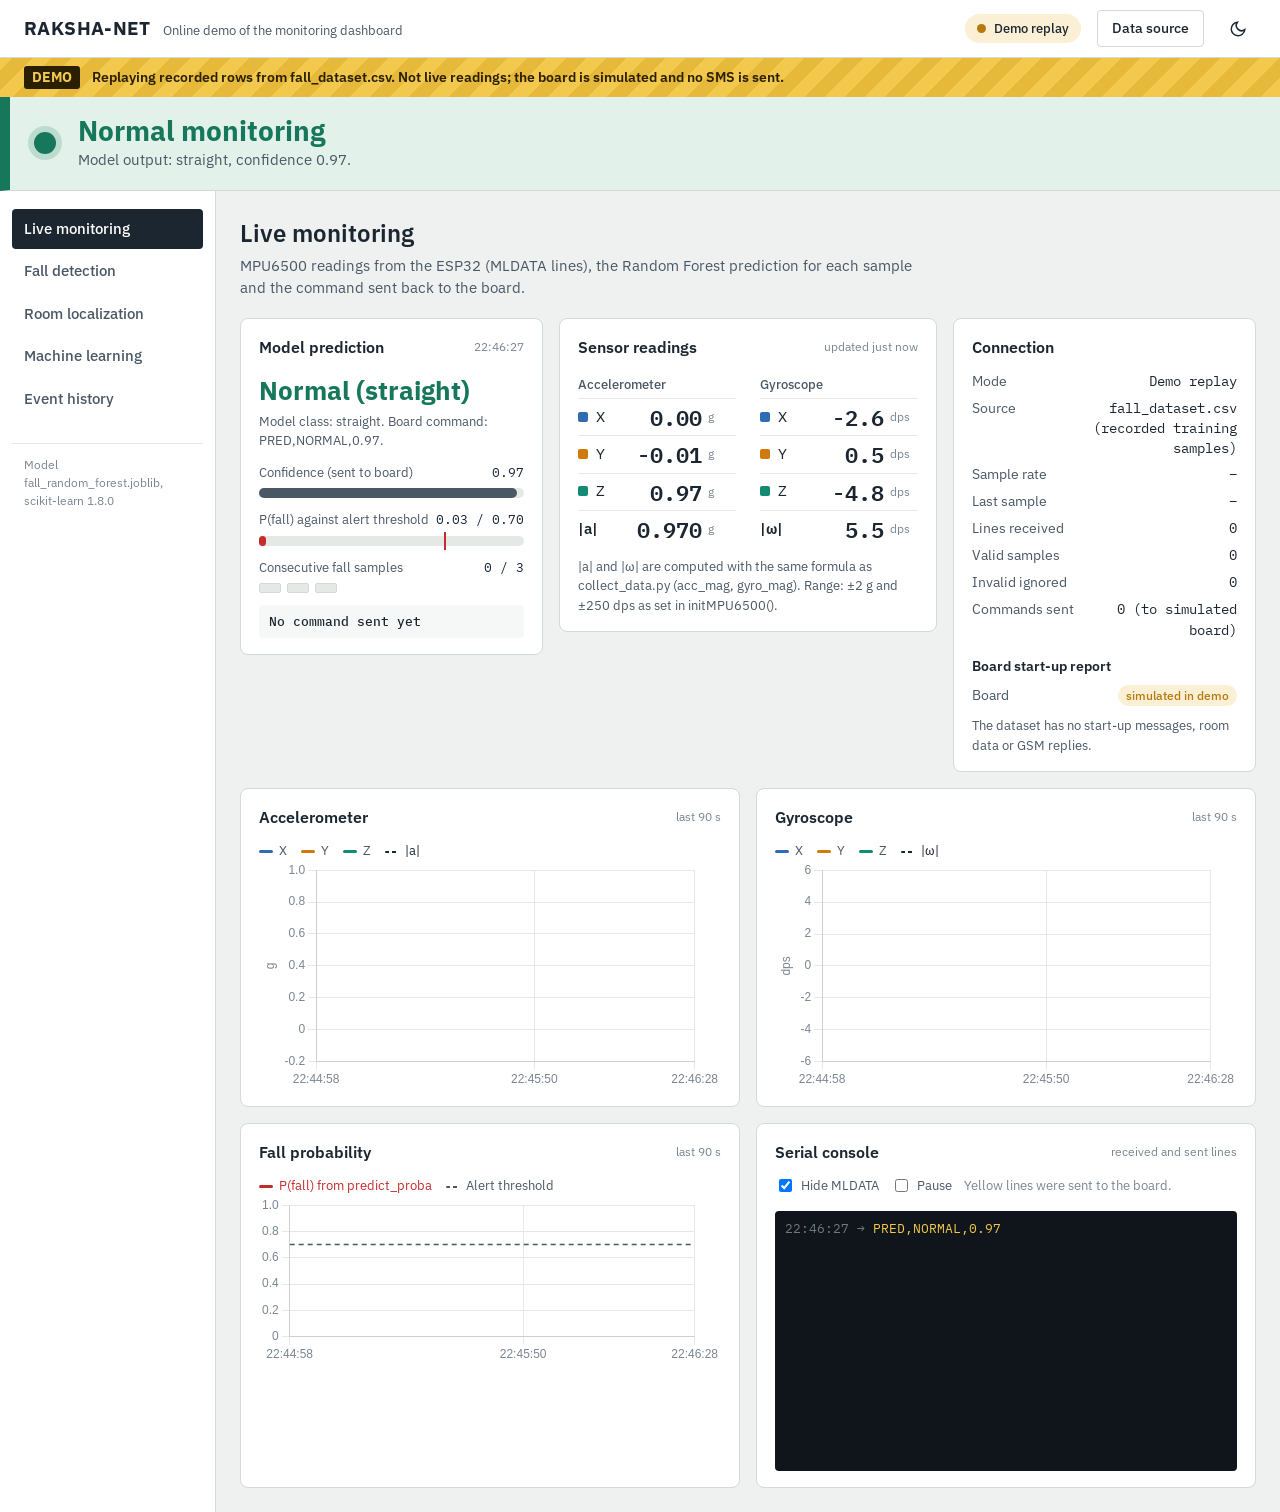
<file: RAKSHA-NET/dashboard/web_demo/index.html>
<!doctype html>
<html lang="en">
<head>
<meta charset="utf-8">
<meta name="viewport" content="width=device-width, initial-scale=1, viewport-fit=cover">
<meta name="description" content="RAKSHA-NET fall detection dashboard, online demo replay of recorded data">
<title>RAKSHA-NET Dashboard</title>
<link rel="preconnect" href="https://fonts.googleapis.com">
<link rel="preconnect" href="https://fonts.gstatic.com" crossorigin>
<link rel="stylesheet" href="https://fonts.googleapis.com/css2?family=IBM+Plex+Mono:wght@400;500;600&family=IBM+Plex+Sans:wght@400;500;600;700&display=swap">
<style>
/* RAKSHA-NET dashboard */
:root {
  --paper: #eef1ef;
  --panel: #ffffff;
  --panel-2: #f6f8f7;
  --ink: #1b2631;
  --ink-2: #4a5866;
  --ink-3: #7a8693;
  --line: #d3dad7;
  --line-2: #e4e9e6;
  --safe: #17775a;
  --safe-bg: #e2f2ea;
  --watch: #b7790a;
  --watch-bg: #fbf0d6;
  --alarm: #c42b2b;
  --alarm-bg: #fbe3e1;
  --info: #2d5f9e;
  --info-bg: #e3ecf7;
  --idle: #5d6975;
  --idle-bg: #e6eaec;
  --s-x: #2e6db4;
  --s-y: #d07a0c;
  --s-z: #138a72;
  --s-m: #1b2631;
  --demo: #f2c94c;
  --sans: "IBM Plex Sans", "Segoe UI", system-ui, sans-serif;
  --mono: "IBM Plex Mono", Consolas, "Cascadia Mono", monospace;
  --r-sm: 4px;
  --r-md: 8px;
  color-scheme: light;
}
@media (prefers-color-scheme: dark) {
  :root:not([data-theme="light"]) {
    --paper: #10161c; --panel: #18212a; --panel-2: #1d2731; --ink: #e4e9ed; --ink-2: #aeb9c3; --ink-3: #7f8c98;
    --line: #2c3946; --line-2: #24303b; --safe: #3fbf8f; --safe-bg: #123528; --watch: #e5a93a; --watch-bg: #3a2c0d;
    --alarm: #f0605a; --alarm-bg: #461a1a; --info: #6ea3e6; --info-bg: #182c45; --idle: #9aa6b2; --idle-bg: #232e38;
    --s-x: #6ea3e6; --s-y: #f0a23c; --s-z: #3fc5a4; --s-m: #e4e9ed; color-scheme: dark;
  }
}
:root[data-theme="dark"] {
  --paper: #10161c; --panel: #18212a; --panel-2: #1d2731; --ink: #e4e9ed; --ink-2: #aeb9c3; --ink-3: #7f8c98;
  --line: #2c3946; --line-2: #24303b; --safe: #3fbf8f; --safe-bg: #123528; --watch: #e5a93a; --watch-bg: #3a2c0d;
  --alarm: #f0605a; --alarm-bg: #461a1a; --info: #6ea3e6; --info-bg: #182c45; --idle: #9aa6b2; --idle-bg: #232e38;
  --s-x: #6ea3e6; --s-y: #f0a23c; --s-z: #3fc5a4; --s-m: #e4e9ed; color-scheme: dark;
}

* { box-sizing: border-box; }
html { -webkit-text-size-adjust: 100%; overflow-x: hidden; }
body {
  margin: 0; background: var(--paper); color: var(--ink); font: 400 15px/1.5 var(--sans);
  font-feature-settings: "tnum" 1; min-height: 100vh;
}
button, input, select { font: inherit; color: inherit; }
a { color: var(--info); }
:focus-visible { outline: 2px solid var(--info); outline-offset: 2px; }
.mono { font-family: var(--mono); }
.muted { color: var(--ink-2); }
.faint { color: var(--ink-3); }
.small { font-size: 13px; }
.hidden { display: none !important; }

/* ---------- header ---------- */
.topbar {
  display: flex; align-items: center; gap: 16px; padding: 10px 24px; background: var(--panel);
  border-bottom: 1px solid var(--line); position: sticky; top: 0; z-index: 30;
}
.brand { display: flex; align-items: baseline; gap: 12px; min-width: 0; }
.brand-name { font-weight: 700; font-size: 19px; letter-spacing: .02em; }
.brand-sub { color: var(--ink-2); font-size: 13px; white-space: nowrap; overflow: hidden; text-overflow: ellipsis; }
.topbar .spacer { flex: 1; }
.conn-chip {
  display: inline-flex; align-items: center; gap: 8px; padding: 5px 12px; border-radius: 999px;
  background: var(--idle-bg); color: var(--ink); font-size: 13px; font-weight: 500; white-space: nowrap;
}
.conn-chip .dot { width: 9px; height: 9px; border-radius: 50%; background: var(--idle); }
.conn-chip[data-k="live"] { background: var(--safe-bg); } .conn-chip[data-k="live"] .dot { background: var(--safe); }
.conn-chip[data-k="demo"] { background: var(--watch-bg); } .conn-chip[data-k="demo"] .dot { background: var(--watch); }
.conn-chip[data-k="error"] { background: var(--alarm-bg); } .conn-chip[data-k="error"] .dot { background: var(--alarm); }
.conn-chip[data-k="wait"] .dot { background: var(--watch); }

.btn {
  display: inline-flex; align-items: center; justify-content: center; gap: 6px; padding: 7px 14px;
  border: 1px solid var(--line); border-radius: var(--r-sm); background: var(--panel); cursor: pointer;
  font-weight: 500; font-size: 14px; white-space: nowrap;
}
.btn:hover { background: var(--panel-2); }
.btn.primary { background: var(--ink); color: var(--panel); border-color: var(--ink); }
.btn.primary:hover { opacity: .9; }
.btn.danger { background: var(--alarm); color: #fff; border-color: var(--alarm); }
.btn.ghost { border-color: transparent; background: transparent; }
.btn:disabled { opacity: .5; cursor: not-allowed; }
.icon-btn { width: 36px; padding: 7px 0; }

/* ---------- demo banner ---------- */
.demo-banner {
  background: repeating-linear-gradient(-45deg, var(--demo) 0 14px, #e6b93a 14px 28px); color: #2a2000;
  padding: 8px 24px; font-weight: 600; font-size: 14px; display: flex; gap: 12px; align-items: center; flex-wrap: wrap;
}
.demo-banner .tag { background: #2a2000; color: var(--demo); padding: 1px 8px; border-radius: 3px; font-weight: 700; }
.demo-banner .muted { color: #4a3b00; font-weight: 500; }

/* ---------- state band (the one bold element) ---------- */
.band {
  --c: var(--idle); --bg: var(--idle-bg);
  display: grid; grid-template-columns: auto 1fr auto; align-items: center; gap: 22px;
  padding: 18px 24px; background: var(--bg); border-bottom: 1px solid var(--line);
  border-left: 10px solid var(--c); transition: background-color .3s ease, border-color .3s ease;
}
.band[data-state="normal"] { --c: var(--safe); --bg: var(--safe-bg); }
.band[data-state="check"], .band[data-state="stalled"] { --c: var(--info); --bg: var(--info-bg); }
.band[data-state="suspected"] { --c: var(--watch); --bg: var(--watch-bg); }
.band[data-state="alert"], .band[data-state="sms"], .band[data-state="fall"] { --c: var(--alarm); --bg: var(--alarm-bg); }
.band-light { width: 22px; height: 22px; border-radius: 50%; background: var(--c); box-shadow: 0 0 0 6px color-mix(in srgb, var(--c) 18%, transparent); }
.band[data-state="alert"] .band-light { animation: beat .6s steps(1) infinite; }
@keyframes beat { 50% { opacity: .25; } }
.band-title { font-size: 28px; font-weight: 700; line-height: 1.15; color: var(--c); }
.band-sub { color: var(--ink-2); font-size: 15px; margin-top: 2px; }
.band-right { display: flex; align-items: center; gap: 16px; }
.band-count { font: 600 52px/1 var(--mono); color: var(--c); min-width: 2.2ch; text-align: right; }
.band-count small { font-size: 18px; margin-left: 2px; }

/* ---------- layout ---------- */
.shell { display: grid; grid-template-columns: 216px minmax(0, 1fr); min-height: calc(100vh - 140px); }
.nav { border-right: 1px solid var(--line); padding: 18px 12px; background: var(--panel); }
.nav a {
  display: flex; align-items: center; gap: 10px; padding: 9px 12px; border-radius: var(--r-sm); color: var(--ink-2);
  text-decoration: none; font-weight: 500; margin-bottom: 2px;
}
.nav a:hover { background: var(--panel-2); color: var(--ink); }
.nav a[aria-current="page"] { background: var(--ink); color: var(--panel); }
.nav a .badge { margin-left: auto; font: 600 11px/1 var(--mono); padding: 3px 6px; border-radius: 3px; background: var(--alarm); color: #fff; }
.nav-foot { margin-top: 24px; padding: 12px; font-size: 12px; color: var(--ink-3); border-top: 1px solid var(--line-2); }
main { padding: 24px; min-width: 0; }
section.view { display: none; max-width: 1400px; }
section.view.active { display: block; }
.view-head { display: flex; align-items: flex-end; justify-content: space-between; gap: 16px; margin-bottom: 18px; flex-wrap: wrap; }
.view-head h1 { font-size: 24px; margin: 0; font-weight: 600; }
.view-head p { margin: 4px 0 0; color: var(--ink-2); max-width: 75ch; }

.grid { display: grid; gap: 16px; }
.g-live-top { grid-template-columns: minmax(260px, 1fr) minmax(320px, 1.25fr) minmax(260px, 1fr); align-items: start; }
.g-2 { grid-template-columns: repeat(2, minmax(0, 1fr)); }
.g-3 { grid-template-columns: repeat(3, minmax(0, 1fr)); }
.g-fall { grid-template-columns: minmax(280px, .8fr) minmax(0, 1.2fr); }
.g-room { grid-template-columns: minmax(0, 1.4fr) minmax(280px, .9fr); }
.mt { margin-top: 16px; }

.panel { background: var(--panel); border: 1px solid var(--line); border-radius: var(--r-md); padding: 16px 18px; min-width: 0; }
.panel h2 { font-size: 16px; font-weight: 600; margin: 0 0 12px; display: flex; align-items: center; gap: 8px; justify-content: space-between; }
.panel h2 .aside { font-size: 12px; font-weight: 400; color: var(--ink-3); }
.panel h3 { font-size: 14px; font-weight: 600; margin: 16px 0 8px; }
.note { font-size: 13px; color: var(--ink-2); margin: 10px 0 0; max-width: 85ch; }
.note b { color: var(--ink); font-weight: 600; }

/* key-value rows */
.kv { display: grid; grid-template-columns: auto 1fr; gap: 6px 14px; font-size: 14px; margin: 0; }
.kv dt { color: var(--ink-2); }
.kv dd { margin: 0; text-align: right; font-family: var(--mono); font-size: 13.5px; overflow-wrap: anywhere; }

.pill { display: inline-block; padding: 1px 8px; border-radius: 999px; font: 500 12px/1.6 var(--sans); background: var(--idle-bg); color: var(--ink-2); white-space: nowrap; }
.pill.ok { background: var(--safe-bg); color: var(--safe); }
.pill.warn { background: var(--watch-bg); color: var(--watch); }
.pill.bad { background: var(--alarm-bg); color: var(--alarm); }
.pill.info { background: var(--info-bg); color: var(--info); }

/* prediction */
.pred-state { font-size: 26px; font-weight: 700; margin: 2px 0 2px; }
.pred-state[data-s="normal"] { color: var(--safe); }
.pred-state[data-s="suspected"] { color: var(--watch); }
.pred-state[data-s="fall"] { color: var(--alarm); }
.pred-state[data-s="check"] { color: var(--info); }
.meter { position: relative; height: 10px; background: var(--line-2); border-radius: 5px; margin: 6px 0 2px; overflow: visible; }
.meter > i { position: absolute; inset: 0 auto 0 0; border-radius: 5px; background: var(--ink-2); width: 0; transition: width .25s; }
.meter > b { position: absolute; top: -4px; bottom: -4px; width: 2px; background: var(--alarm); }
.meter-row { display: flex; justify-content: space-between; font-size: 13px; color: var(--ink-2); margin-top: 12px; }
.meter-row span:last-child { font-family: var(--mono); color: var(--ink); }
.pips { display: flex; gap: 6px; margin-top: 6px; }
.pips i { width: 22px; height: 10px; border-radius: 2px; background: var(--line-2); border: 1px solid var(--line); }
.pips i.on { background: var(--watch); border-color: var(--watch); }
.pips.full i.on { background: var(--alarm); border-color: var(--alarm); }
.cmd { margin-top: 12px; padding: 8px 10px; background: var(--panel-2); border-radius: var(--r-sm); font: 500 13px var(--mono); display: flex; justify-content: space-between; gap: 8px; }

/* readout table */
.readout { width: 100%; border-collapse: collapse; }
.readout th { text-align: left; font-weight: 500; color: var(--ink-2); font-size: 13px; padding: 4px 0; }
.readout td { padding: 6px 0; border-top: 1px solid var(--line-2); }
.readout td.v { font: 600 22px/1.1 var(--mono); text-align: right; }
.readout td.u { font-size: 12px; color: var(--ink-3); padding-left: 6px; width: 34px; }
.readout .sw { display: inline-block; width: 10px; height: 10px; border-radius: 2px; margin-right: 8px; vertical-align: 0; }
.readout tr.mag td.v { color: var(--ink); }
.readout tr.mag td:first-child { font-weight: 600; }
.readout-split { display: grid; grid-template-columns: 1fr 1fr; gap: 0 24px; }

.chart-box { position: relative; height: 230px; }
.chart-box.tall { height: 280px; }
.chart-box.short { height: 170px; }
.legend { display: flex; flex-wrap: wrap; gap: 4px 14px; font-size: 12.5px; color: var(--ink-2); }
.legend i { display: inline-block; width: 14px; height: 3px; vertical-align: middle; margin-right: 6px; border-radius: 2px; }
.legend i.dash { background: repeating-linear-gradient(90deg, currentColor 0 4px, transparent 4px 7px) !important; height: 2px; }

/* console */
.console { height: 260px; overflow: auto; background: #0f151b; color: #c9d4dc; border-radius: var(--r-sm); padding: 8px 10px; font: 12.5px/1.55 var(--mono); }
.console div { white-space: pre-wrap; word-break: break-all; }
.console .t { color: #6c7a86; margin-right: 8px; }
.console .tx { color: #f2c94c; }
.console .ev { color: #7fd3b4; }
.console-tools { display: flex; gap: 12px; align-items: center; font-size: 13px; flex-wrap: wrap; }
.console-tools label { display: inline-flex; gap: 6px; align-items: center; color: var(--ink-2); cursor: pointer; }

/* stepper (real sequence, so numbered) */
.stepper { display: grid; grid-template-columns: repeat(5, minmax(0, 1fr)); gap: 0; margin: 0; padding: 0; list-style: none; counter-reset: step; }
.stepper li { position: relative; padding: 34px 10px 0 0; font-size: 13.5px; color: var(--ink-3); counter-increment: step; }
.stepper li::before {
  content: counter(step); position: absolute; top: 0; left: 0; width: 26px; height: 26px; border-radius: 50%;
  display: grid; place-items: center; font: 600 13px var(--mono); background: var(--panel); border: 2px solid var(--line); color: var(--ink-3); z-index: 1;
}
.stepper li::after { content: ""; position: absolute; top: 12px; left: 26px; right: 0; height: 2px; background: var(--line); }
.stepper li:last-child::after { display: none; }
.stepper li b { display: block; color: var(--ink-2); font-weight: 600; font-size: 14px; }
.stepper li.done::before { background: var(--ink-2); border-color: var(--ink-2); color: var(--panel); }
.stepper li.done::after { background: var(--ink-2); }
.stepper li.now::before { background: var(--c, var(--info)); border-color: var(--c, var(--info)); color: #fff; box-shadow: 0 0 0 5px color-mix(in srgb, var(--c, var(--info)) 22%, transparent); }
.stepper li.now b { color: var(--c, var(--info)); }
.stepper li.now { color: var(--ink-2); }

.ring-wrap { display: grid; place-items: center; padding: 6px 0 10px; }
.ring { width: 190px; height: 190px; }
.ring circle { fill: none; stroke-width: 12; }
.ring .bg { stroke: var(--line-2); }
.ring .fg { stroke: var(--alarm); stroke-linecap: round; transform: rotate(-90deg); transform-origin: 50% 50%; transition: stroke-dashoffset .2s linear; }
.ring text { fill: var(--ink); font-family: var(--mono); }
.ring text.lbl { font-family: var(--sans); fill: var(--ink-2); }
.attempt { border: 1px solid var(--line); border-radius: var(--r-sm); padding: 10px 12px; margin-top: 10px; }
.attempt-head { display: flex; justify-content: space-between; align-items: center; gap: 8px; font-weight: 600; }
.attempt pre { margin: 8px 0 0; background: var(--panel-2); padding: 6px 8px; border-radius: 3px; font: 12px var(--mono); white-space: pre-wrap; }

/* tables */
.table-wrap { overflow: auto; max-height: 520px; border: 1px solid var(--line-2); border-radius: var(--r-sm); }
table.data { width: 100%; border-collapse: collapse; font-size: 13.5px; }
table.data th { position: sticky; top: 0; background: var(--panel-2); text-align: left; font-weight: 600; color: var(--ink-2); padding: 8px 10px; border-bottom: 1px solid var(--line); white-space: nowrap; }
table.data td { padding: 8px 10px; border-bottom: 1px solid var(--line-2); vertical-align: top; }
table.data td.num { text-align: right; font-family: var(--mono); }
table.data td.time { font-family: var(--mono); white-space: nowrap; color: var(--ink-2); font-size: 12.5px; }
table.data tr.sev-critical td:first-child { box-shadow: inset 3px 0 0 var(--alarm); }
table.data tr.sev-warning td:first-child { box-shadow: inset 3px 0 0 var(--watch); }
.empty { padding: 28px 16px; text-align: center; color: var(--ink-2); }
.empty b { display: block; color: var(--ink); margin-bottom: 4px; }

/* rooms */
.floor { display: grid; grid-template-columns: 1.2fr 1fr; grid-template-rows: 150px 120px; gap: 10px; }
.room {
  position: relative; border: 2px solid var(--line); border-radius: var(--r-sm); padding: 12px 14px; background: var(--panel-2);
  display: flex; flex-direction: column; justify-content: space-between; transition: border-color .3s, background-color .3s;
}
.room .rname { font-weight: 600; font-size: 16px; }
.room .rmeta { font-size: 12.5px; color: var(--ink-3); }
.room.here { border-color: var(--info); background: var(--info-bg); }
.room.here .rname { color: var(--info); }
.room .marker { display: none; position: absolute; right: 14px; top: 12px; width: 18px; height: 18px; border-radius: 50%; background: var(--info); }
.room.here .marker { display: block; }
.room.here .marker::after { content: ""; position: absolute; inset: -6px; border-radius: 50%; border: 2px solid var(--info); opacity: .5; animation: ping 1.8s ease-out infinite; }
@keyframes ping { from { transform: scale(.6); opacity: .7; } to { transform: scale(1.6); opacity: 0; } }
.room.r-hall { grid-row: 1 / span 2; grid-column: 2; }
.room.r-outside { border-style: dashed; }
.floor-outside { margin-top: 10px; }
.room.alerting { border-color: var(--alarm); background: var(--alarm-bg); }
.room.alerting .rname, .room.alerting .marker { color: var(--alarm); }
.room.alerting .marker, .room.alerting .marker::after { background: var(--alarm); border-color: var(--alarm); }

.rssi-big { font: 600 44px/1 var(--mono); }
.rssi-big small { font-size: 16px; color: var(--ink-3); margin-left: 4px; }
.rssi-scale { position: relative; height: 14px; border-radius: 7px; background: linear-gradient(90deg, var(--line-2), var(--info)); margin: 14px 0 4px; }
.rssi-scale b { position: absolute; top: -5px; width: 4px; height: 24px; background: var(--ink); border-radius: 2px; transform: translateX(-2px); transition: left .3s; }
.rssi-scale u { position: absolute; top: -3px; bottom: -3px; width: 2px; background: var(--alarm); text-decoration: none; }
.rssi-ticks { display: flex; justify-content: space-between; font: 11.5px var(--mono); color: var(--ink-3); }

/* ML */
.tiles { display: grid; grid-template-columns: repeat(4, minmax(0, 1fr)); gap: 12px; }
.tile { border: 1px solid var(--line); border-radius: var(--r-sm); padding: 12px 14px; background: var(--panel-2); }
.tile .k { font-size: 13px; color: var(--ink-2); }
.tile .v { font: 600 30px/1.1 var(--mono); margin-top: 4px; }
.tile .s { font-size: 12px; color: var(--ink-3); margin-top: 2px; }
.cm { display: grid; grid-template-columns: auto 1fr 1fr; gap: 6px; align-items: stretch; max-width: 460px; }
.cm .h { font-size: 12.5px; color: var(--ink-2); display: flex; align-items: flex-end; justify-content: center; padding: 4px; text-align: center; }
.cm .h span, .cm .rh span { display: block; }
.cm .rh { font-size: 12.5px; color: var(--ink-2); display: flex; align-items: center; justify-content: flex-end; padding-right: 8px; text-align: right; }
.cm .c { border-radius: var(--r-sm); padding: 16px 8px; text-align: center; border: 1px solid var(--line); }
.cm .c b { display: block; font: 600 30px/1 var(--mono); }
.cm .c span { font-size: 12px; color: var(--ink-2); }
.cm .c.diag { background: var(--safe-bg); border-color: color-mix(in srgb, var(--safe) 40%, transparent); }
.cm .c.off { background: var(--alarm-bg); border-color: color-mix(in srgb, var(--alarm) 30%, transparent); }
.placeholder { border: 2px dashed var(--watch); background: var(--watch-bg); border-radius: var(--r-sm); padding: 12px 14px; font-size: 13.5px; }
.placeholder b { color: var(--watch); }

/* filters */
.filters { display: flex; gap: 8px; flex-wrap: wrap; align-items: center; margin-bottom: 12px; }
.chip { padding: 5px 12px; border-radius: 999px; border: 1px solid var(--line); background: var(--panel); cursor: pointer; font-size: 13px; }
.chip[aria-pressed="true"] { background: var(--ink); color: var(--panel); border-color: var(--ink); }
.chip .n { font-family: var(--mono); font-size: 11.5px; opacity: .75; margin-left: 4px; }
.search { padding: 6px 10px; border: 1px solid var(--line); border-radius: var(--r-sm); background: var(--panel); min-width: 200px; }

/* drawer */
.scrim { position: fixed; inset: 0; background: rgba(10, 16, 22, .45); z-index: 40; }
.drawer {
  position: fixed; top: 0; right: 0; bottom: 0; width: min(460px, 100vw); background: var(--panel); z-index: 41;
  border-left: 1px solid var(--line); padding: 20px 22px; overflow: auto; transform: translateX(100%); transition: transform .22s ease, visibility 0s .22s;
  visibility: hidden;
}
.drawer.open { transform: none; visibility: visible; transition: transform .22s ease; }
.drawer h2 { margin: 0; font-size: 20px; }
.drawer fieldset { border: 1px solid var(--line); border-radius: var(--r-md); padding: 14px 16px 16px; margin: 16px 0 0; }
.drawer legend { font-weight: 600; padding: 0 6px; }
.field { display: grid; gap: 4px; margin-top: 10px; font-size: 13.5px; }
.field > span { color: var(--ink-2); }
.field input, .field select { padding: 7px 9px; border: 1px solid var(--line); border-radius: var(--r-sm); background: var(--panel); }
.row { display: flex; gap: 8px; align-items: center; }
.row > .grow { flex: 1; }
.adv { display: grid; grid-template-columns: 1fr 1fr; gap: 0 12px; }
details summary { cursor: pointer; color: var(--ink-2); margin-top: 12px; font-size: 13.5px; }
.check { display: flex; gap: 8px; align-items: center; margin-top: 10px; font-size: 13.5px; }
.form-msg { margin-top: 10px; font-size: 13px; }
.form-msg.err { color: var(--alarm); }

.welcome { display: grid; grid-template-columns: 1fr 1fr; gap: 16px; }
.welcome .panel p { color: var(--ink-2); margin: 0 0 14px; }

/* responsive */
@media (max-width: 1180px) {
  .g-live-top { grid-template-columns: 1fr 1fr; }
  .g-live-top > .readout-panel { grid-column: 1 / -1; order: -1; }
  .tiles { grid-template-columns: repeat(2, minmax(0, 1fr)); }
}
@media (max-width: 900px) {
  .shell { grid-template-columns: 1fr; }
  .nav { position: sticky; top: 53px; z-index: 20; display: flex; gap: 4px; overflow-x: auto; padding: 8px 12px; border-right: 0; border-bottom: 1px solid var(--line); }
  .nav a { white-space: nowrap; margin: 0; }
  .nav-foot { display: none; }
  .g-2, .g-3, .g-fall, .g-room, .welcome { grid-template-columns: 1fr; }
  .brand-sub { display: none; }
  .stepper { grid-template-columns: 1fr; gap: 10px; }
  .stepper li { padding: 2px 0 0 38px; min-height: 28px; }
  .stepper li::after { top: 28px; left: 12px; width: 2px; height: calc(100% - 18px); right: auto; }
}
@media (max-width: 640px) {
  main { padding: 16px; }
  .topbar { padding: 10px 16px; gap: 10px; }
  .band { padding: 14px 16px; gap: 12px; grid-template-columns: auto 1fr; }
  .band-right { grid-column: 1 / -1; justify-content: space-between; }
  .band-title { font-size: 21px; }
  .band-count { font-size: 40px; }
  .demo-banner { padding: 8px 16px; }
  .g-live-top { grid-template-columns: 1fr; }
  .readout-split { grid-template-columns: 1fr; }
  .tiles { grid-template-columns: 1fr 1fr; }
  .tile .v { font-size: 24px; }
  .floor { grid-template-columns: 1fr; grid-template-rows: auto; }
  .room { min-height: 96px; }
  .room.r-hall { grid-row: auto; grid-column: auto; }
  .conn-chip .lbl { display: none; }
  .adv { grid-template-columns: 1fr; }
  .search { min-width: 0; flex: 1; }
}
@media (prefers-reduced-motion: reduce) {
  *, *::before, *::after { animation: none !important; transition: none !important; }
}

.topbar { top: env(safe-area-inset-top, 0px); }
.hosted-note { color: var(--ink-2); font-size: 13px; }

</style>
<script>
  try { const t = localStorage.getItem("raksha-theme"); if (t) document.documentElement.dataset.theme = t; } catch (e) {}
</script>

</head>
<body>
<header class="topbar">
  <div class="brand">
    <span class="brand-name">RAKSHA-NET</span>
    <span class="brand-sub">Wearable fall detection with BLE room localization</span>
  </div>
  <div class="spacer"></div>
  <span class="conn-chip" id="connChip" data-k="idle"><span class="dot"></span><span class="lbl" id="connText">Not connected</span></span>
  <button class="btn" id="openDrawer" type="button">Data source</button>
  <button class="btn icon-btn ghost" id="themeBtn" type="button" title="Switch light or dark theme" aria-label="Switch light or dark theme">
    <svg width="18" height="18" viewBox="0 0 24 24" fill="none" stroke="currentColor" stroke-width="2"><path d="M21 12.8A9 9 0 1 1 11.2 3a7 7 0 0 0 9.8 9.8z"/></svg>
  </button>
</header>

<div class="demo-banner hidden" id="demoBanner" role="status">
  <span class="tag">DEMO</span>
  <span id="demoText">Replaying recorded data. These are not live readings from the device.</span>
  <span class="muted" id="demoPos"></span>
</div>

<div class="band" id="band" data-state="idle" aria-live="polite">
  <div class="band-light"></div>
  <div>
    <div class="band-title" id="bandTitle">No data source</div>
    <div class="band-sub" id="bandSub">Connect the ESP32 or start the demo replay from Data source.</div>
  </div>
  <div class="band-right">
    <div class="band-count hidden" id="bandCount"></div>
    <button class="btn danger hidden" id="bandCancel" type="button">Cancel alert (demo button)</button>
  </div>
</div>

<div class="shell">
  <nav class="nav" aria-label="Sections">
    <a href="#live" data-view="live">Live monitoring</a>
    <a href="#fall" data-view="fall">Fall detection <span class="badge hidden" id="navAlert">ALERT</span></a>
    <a href="#room" data-view="room">Room localization</a>
    <a href="#ml" data-view="ml">Machine learning</a>
    <a href="#events" data-view="events">Event history</a>
    <div class="nav-foot" id="navFoot">Waiting for server…</div>
  </nav>

  <main>
    <!-- ============ LIVE ============ -->
    <section class="view" id="view-live">
      <div class="view-head">
        <div>
          <h1>Live monitoring</h1>
          <p>MPU6500 readings from the ESP32 (MLDATA lines), the Random Forest prediction for each sample and the command sent back to the board.</p>
        </div>
      </div>

      <div class="welcome hidden" id="welcome">
        <div class="panel">
          <h2>Connect the device</h2>
          <p>Plug in the ESP32-S3, close Arduino Serial Monitor and any running Python script, then pick the COM port. The dashboard becomes the only program using the port.</p>
          <button class="btn primary" type="button" data-open="live">Choose serial port</button>
        </div>
        <div class="panel">
          <h2>No hardware here?</h2>
          <p>Demo replay feeds recorded rows from fall_dataset.csv through the same prediction code. It is labelled as a demo on every screen.</p>
          <button class="btn" type="button" data-open="demo">Start demo replay</button>
        </div>
      </div>

      <div class="grid g-live-top">
        <div class="panel">
          <h2>Model prediction <span class="aside" id="predAge"></span></h2>
          <div class="pred-state" id="predState" data-s="">Waiting for data</div>
          <div class="muted small" id="predLabel">Random Forest output appears with the first valid sample.</div>
          <div class="meter-row"><span>Confidence (sent to board)</span><span id="confVal">–</span></div>
          <div class="meter"><i id="confBar"></i></div>
          <div class="meter-row"><span>P(fall) against alert threshold</span><span id="pfallVal">–</span></div>
          <div class="meter"><i id="pfallBar" style="background:var(--alarm)"></i><b id="thrMark" style="left:70%"></b></div>
          <div class="meter-row"><span>Consecutive fall samples</span><span id="countVal">0 / 3</span></div>
          <div class="pips" id="pips"></div>
          <div class="cmd"><span id="cmdText">No command sent yet</span><span class="faint" id="cmdAge"></span></div>
        </div>

        <div class="panel readout-panel">
          <h2>Sensor readings <span class="aside" id="sampleAge"></span></h2>
          <div class="readout-split">
            <table class="readout" aria-label="Accelerometer">
              <tr><th colspan="3">Accelerometer</th></tr>
              <tr><td><span class="sw" style="background:var(--s-x)"></span>X</td><td class="v" id="r-ax">–</td><td class="u">g</td></tr>
              <tr><td><span class="sw" style="background:var(--s-y)"></span>Y</td><td class="v" id="r-ay">–</td><td class="u">g</td></tr>
              <tr><td><span class="sw" style="background:var(--s-z)"></span>Z</td><td class="v" id="r-az">–</td><td class="u">g</td></tr>
              <tr class="mag"><td>|a|</td><td class="v" id="r-acc">–</td><td class="u">g</td></tr>
            </table>
            <table class="readout" aria-label="Gyroscope">
              <tr><th colspan="3">Gyroscope</th></tr>
              <tr><td><span class="sw" style="background:var(--s-x)"></span>X</td><td class="v" id="r-gx">–</td><td class="u">dps</td></tr>
              <tr><td><span class="sw" style="background:var(--s-y)"></span>Y</td><td class="v" id="r-gy">–</td><td class="u">dps</td></tr>
              <tr><td><span class="sw" style="background:var(--s-z)"></span>Z</td><td class="v" id="r-gz">–</td><td class="u">dps</td></tr>
              <tr class="mag"><td>|ω|</td><td class="v" id="r-gyro">–</td><td class="u">dps</td></tr>
            </table>
          </div>
          <p class="note">|a| and |ω| are computed with the same formula as collect_data.py (acc_mag, gyro_mag). Range: ±2 g and ±250 dps as set in initMPU6500().</p>
        </div>

        <div class="panel">
          <h2>Connection</h2>
          <dl class="kv" id="connKv"></dl>
          <h3>Board start-up report</h3>
          <dl class="kv" id="bootKv"></dl>
          <p class="note" id="bootNote"></p>
        </div>
      </div>

      <div class="grid g-2 mt">
        <div class="panel">
          <h2>Accelerometer <span class="aside">last 90 s</span></h2>
          <div class="legend"><span><i style="background:var(--s-x)"></i>X</span><span><i style="background:var(--s-y)"></i>Y</span><span><i style="background:var(--s-z)"></i>Z</span><span style="color:var(--s-m)"><i class="dash"></i>|a|</span></div>
          <div class="chart-box"><canvas id="chAcc" aria-label="Accelerometer chart"></canvas></div>
        </div>
        <div class="panel">
          <h2>Gyroscope <span class="aside">last 90 s</span></h2>
          <div class="legend"><span><i style="background:var(--s-x)"></i>X</span><span><i style="background:var(--s-y)"></i>Y</span><span><i style="background:var(--s-z)"></i>Z</span><span style="color:var(--s-m)"><i class="dash"></i>|ω|</span></div>
          <div class="chart-box"><canvas id="chGyro" aria-label="Gyroscope chart"></canvas></div>
        </div>
      </div>
      <div class="grid g-2 mt">
        <div class="panel">
          <h2>Fall probability <span class="aside">last 90 s</span></h2>
          <div class="legend"><span style="color:var(--alarm)"><i style="background:var(--alarm)"></i>P(fall) from predict_proba</span><span style="color:var(--ink-2)"><i class="dash"></i>Alert threshold</span></div>
          <div class="chart-box short"><canvas id="chProb" aria-label="Fall probability chart"></canvas></div>
        </div>
        <div class="panel">
          <h2>Serial console <span class="aside">received and sent lines</span></h2>
          <div class="console-tools">
            <label><input type="checkbox" id="hideMl" checked> Hide MLDATA</label>
            <label><input type="checkbox" id="pauseConsole"> Pause</label>
            <span class="faint small">Yellow lines were sent to the board.</span>
          </div>
          <div class="console mt" id="console" aria-label="Serial console" tabindex="0"></div>
        </div>
      </div>
    </section>

    <!-- ============ FALL ============ -->
    <section class="view" id="view-fall">
      <div class="view-head">
        <div>
          <h1>Fall detection</h1>
          <p>How a prediction becomes an emergency SMS: the laptop confirms the fall, the board sounds the buzzer and waits for the cancel button, then the SIM800L sends the alert.</p>
        </div>
      </div>

      <div class="panel">
        <ol class="stepper" id="stepper">
          <li data-step="normal"><b>Normal monitoring</b>Model predicts straight.</li>
          <li data-step="suspected"><b>Suspected fall</b><span id="stepSusp">Fall with P ≥ 0.70, fewer than 3 samples in a row.</span></li>
          <li data-step="alert"><b>Cancel window</b>PRED,FALL sent. Buzzer on, 12 s to press the button.</li>
          <li data-step="confirmed"><b>Confirmed fall</b>No cancel within 12 s.</li>
          <li data-step="sms"><b>Emergency SMS</b>SIM800L sends to 2 recipients.</li>
        </ol>
      </div>

      <div class="grid g-fall mt">
        <div class="panel">
          <h2>Current alert <span class="aside" id="alertSrc"></span></h2>
          <div id="alertIdle" class="empty"><b>No active alert</b>An alert starts when the dashboard sends PRED,FALL to the board.</div>
          <div id="alertActive" class="hidden">
            <div class="ring-wrap">
              <svg class="ring" viewBox="0 0 200 200" role="img" aria-label="Cancel window countdown">
                <circle class="bg" cx="100" cy="100" r="86"></circle>
                <circle class="fg" id="ringFg" cx="100" cy="100" r="86" stroke-dasharray="540.35" stroke-dashoffset="0"></circle>
                <text x="100" y="104" text-anchor="middle" font-size="52" font-weight="600" id="ringNum">12</text>
                <text class="lbl" x="100" y="136" text-anchor="middle" font-size="13" id="ringLbl">seconds to cancel</text>
              </svg>
            </div>
            <dl class="kv" id="alertKv"></dl>
            <p class="note" id="alertHint"></p>
            <button class="btn danger mt hidden" id="demoCancel" type="button">Press cancel button (demo)</button>
          </div>
        </div>
        <div class="panel">
          <h2>Emergency notification attempts <span class="aside" id="smsFor"></span></h2>
          <div id="smsList"><div class="empty"><b>No SMS attempts yet</b>Attempts appear when the firmware prints "Sending GSM test SMS..." after a confirmed fall.</div></div>
          <p class="note">An attempt is marked accepted only when the SIM800L reply contains +CMGS and OK with no ERROR, the same test as isSMSSent() in the firmware. That means the modem accepted the message; the firmware does not receive delivery reports.</p>
        </div>
      </div>

      <div class="grid g-2 mt">
        <div class="panel">
          <h2>Decision rules in use</h2>
          <dl class="kv" id="rulesKv"></dl>
          <p class="note" id="patchNote"></p>
        </div>
        <div class="panel">
          <h2>Recent fall-related events</h2>
          <div class="table-wrap" style="max-height:300px"><table class="data"><thead><tr><th>Time</th><th>Event</th></tr></thead><tbody id="fallEvents"></tbody></table></div>
        </div>
      </div>

      <div class="panel mt">
        <h2>Alert history <span class="aside">this session</span></h2>
        <div class="table-wrap"><table class="data"><thead><tr><th>Started</th><th>Confidence</th><th>Room</th><th>Outcome</th><th>SMS</th><th>Source of outcome</th></tr></thead><tbody id="alertHist"></tbody></table></div>
      </div>
    </section>

    <!-- ============ ROOM ============ -->
    <section class="view" id="view-room">
      <div class="view-head">
        <div>
          <h1>Room localization</h1>
          <p>The ESP32 scans for BLE beacons named ROOM_Bedroom, ROOM_Hallroom and ROOM_Washroom every 3.5 s and reports the strongest one above −95 dBm.</p>
        </div>
      </div>
      <div class="panel hidden" id="roomNoData"><div class="empty"><b>No BLE room data in this source</b><span id="roomNoDataText">Room data comes from the firmware's sensor text lines in live mode, or from a replayed live recording.</span></div></div>
      <div class="grid g-room">
        <div class="panel">
          <h2>Where the wearer is <span class="aside">schematic, not to scale</span></h2>
          <div class="floor" id="floor">
            <div class="room" data-room="Bedroom"><span class="marker"></span><div class="rname">Bedroom</div><div class="rmeta" data-meta></div></div>
            <div class="room r-hall" data-room="Hallroom"><span class="marker"></span><div class="rname">Hallroom</div><div class="rmeta" data-meta></div></div>
            <div class="room" data-room="Washroom"><span class="marker"></span><div class="rname">Washroom</div><div class="rmeta" data-meta></div></div>
          </div>
          <div class="floor-outside">
            <div class="room r-outside" data-room="Outside_Range" style="min-height:64px"><span class="marker"></span><div class="rname">Outside range</div><div class="rmeta" data-meta>No known beacon above −95 dBm</div></div>
          </div>
          <p class="note">Position is room-level only: the firmware reports the nearest beacon and its RSSI, not the RSSI of the other beacons, so the wearer's position inside a room is not known. Rooms turn red while a fall alert is open.</p>
        </div>
        <div class="panel">
          <h2>Beacon signal</h2>
          <div class="muted small" id="roomName">Detected room: –</div>
          <div class="rssi-big mt" id="rssiBig">–<small>dBm</small></div>
          <div class="rssi-scale" aria-hidden="true"><u style="left:7.1%"></u><b id="rssiMark" style="left:0%"></b></div>
          <div class="rssi-ticks"><span>−100</span><span>−86</span><span>−72</span><span>−58</span><span>−44</span><span>−30</span></div>
          <p class="note">Red mark: BEACON_MIN_RSSI (−95 dBm). Stronger (less negative) usually means closer, but walls and the body change RSSI, so no distance is estimated.</p>
          <dl class="kv" id="roomKv" style="margin-top:16px"></dl>
        </div>
      </div>
      <div class="panel mt">
        <h2>RSSI history <span class="aside">last 5 min, coloured by detected room</span></h2>
        <div class="legend" id="roomLegend"></div>
        <div class="chart-box"><canvas id="chRssi" aria-label="RSSI history chart"></canvas></div>
      </div>
    </section>

    <!-- ============ ML ============ -->
    <section class="view" id="view-ml">
      <div class="view-head">
        <div>
          <h1>Machine learning results</h1>
          <p id="mlIntro">Computed by the dashboard from fall_dataset.csv and fall_random_forest.joblib.</p>
        </div>
        <button class="btn" id="mlRefresh" type="button">Recompute</button>
      </div>
      <div id="mlLoading" class="panel"><div class="empty"><b>Computing results</b>Loading the dataset and evaluating the saved model…</div></div>
      <div id="mlBody" class="hidden">
        <div class="panel">
          <h2>Held-out test split <span class="aside" id="mlSplit"></span></h2>
          <div class="tiles" id="mlTiles"></div>
          <p class="note" id="mlRepro"></p>
        </div>
        <div class="grid g-2 mt">
          <div class="panel">
            <h2>Confusion matrix <span class="aside">saved model, test split</span></h2>
            <div class="cm" id="cm"></div>
            <h3>Per class</h3>
            <div class="table-wrap"><table class="data"><thead><tr><th>Class</th><th>Precision</th><th>Recall</th><th>F1-score</th><th>Support</th></tr></thead><tbody id="perClass"></tbody></table></div>
          </div>
          <div class="panel">
            <h2>Feature importance <span class="aside">mean decrease in impurity</span></h2>
            <div class="chart-box tall"><canvas id="chImp" aria-label="Feature importance chart"></canvas></div>
            <p class="note">From feature_importances_ of the saved model. It shows which inputs the trees split on most, not cause and effect.</p>
          </div>
        </div>
        <div class="grid g-2 mt">
          <div class="panel">
            <h2>Dataset distribution</h2>
            <div class="chart-box short"><canvas id="chData" aria-label="Dataset distribution chart"></canvas></div>
            <div class="table-wrap mt"><table class="data"><thead><tr><th>File</th><th>Rows</th><th>straight</th><th>fall</th><th>Role</th></tr></thead><tbody id="dataTable"></tbody></table></div>
          </div>
          <div class="panel">
            <h2>Random Forest configuration</h2>
            <dl class="kv" id="cfgKv"></dl>
          </div>
        </div>
        <div class="panel mt">
          <h2>How to read these numbers</h2>
          <ul class="note" id="mlCaveats" style="padding-left:18px;margin-top:0"></ul>
          <h3>Hardware trial results</h3>
          <div class="placeholder"><b>[Placeholder: hardware trials not yet recorded]</b> Add the results of real trials here, for example number of simulated falls, alerts raised, missed falls, false alerts during normal activity, cancellations and SMS received on each phone. The dashboard does not fill this in.</div>
        </div>
      </div>
    </section>

    <!-- ============ EVENTS ============ -->
    <section class="view" id="view-events">
      <div class="view-head">
        <div>
          <h1>Event history</h1>
          <p>Everything the dashboard observed or inferred in this run. Events are also appended to dashboard/logs/events_YYYYMMDD.jsonl.</p>
        </div>
        
      </div>
      <div class="panel">
        <div class="filters" id="evFilters"></div>
        <div class="filters"><input class="search" id="evSearch" type="search" placeholder="Search events" aria-label="Search events"></div>
        <div class="table-wrap"><table class="data"><thead><tr><th>Time</th><th>Type</th><th>Event</th><th>Source</th><th>Mode</th></tr></thead><tbody id="evTable"></tbody></table></div>
      </div>

      <div class="panel mt">
        <h2>MicroSD card logs <span class="aside">ai_fall_log.csv, gsm_log.csv, fall_log.csv</span></h2>
        <p class="note" style="margin-top:0">Copy the CSV files from the card into <span class="mono">dashboard/sd_logs/</span> and press Load, or open them directly. The firmware does not store timestamps, so rows are shown in file order. FALL_CONFIRMED_SMS_SENT is written even when GSM was not ready; check gsm_log.csv for the modem reply.</p>
        <div class="row mt" style="flex-wrap:wrap">
          <button class="btn" id="sdLoad" type="button">Load from sd_logs folder</button>
          <label class="btn">Open CSV files<input type="file" id="sdFile" accept=".csv,text/csv" multiple hidden></label>
          <span class="faint small" id="sdMsg"></span>
        </div>
        <div id="sdTables"></div>
      </div>

      <div class="panel mt">
        <h2>Recorded live sessions <span class="aside">dashboard/recordings</span></h2>
        <p class="note" style="margin-top:0">Each live connection is recorded line by line so it can be replayed in demo mode later, for example in a room without the hardware.</p>
        <div class="table-wrap mt"><table class="data"><thead><tr><th>File</th><th>Recorded</th><th>Port</th><th>Lines</th><th>Duration</th><th></th></tr></thead><tbody id="recTable"></tbody></table></div>
      </div>
    </section>
  </main>
</div>

<!-- ============ DATA SOURCE DRAWER ============ -->
<div class="scrim hidden" id="scrim"></div>
<aside class="drawer" id="drawer" aria-label="Data source" aria-hidden="true">
  <div class="row"><h2 class="grow">Data source</h2><button class="btn ghost" id="closeDrawer" type="button">Close</button></div>
  <p class="note">Only one source runs at a time. Starting one stops the other.</p>

  <fieldset>
    <legend>Live hardware</legend>
    <div class="row field">
      <label class="grow field" style="margin:0"><span>Serial port</span><select id="portSel"></select></label>
      <button class="btn" id="portRefresh" type="button" style="align-self:end">Refresh</button>
    </div>
    <label class="field"><span>Or type a port name</span><input id="portText" placeholder="COM6"></label>
    <label class="field"><span>Baud rate</span><input id="baud" type="number" value="115200"></label>
    <details>
      <summary>Prediction settings (same as predict_live.py)</summary>
      <div class="adv">
        <label class="field"><span>--alert-threshold</span><input id="s-thr" type="number" step="0.01" min="0" max="1"></label>
        <label class="field"><span>--fall-confirm-samples</span><input id="s-n" type="number" step="1" min="1"></label>
        <label class="field"><span>--send-interval (s)</span><input id="s-int" type="number" step="0.1" min="0"></label>
        <label class="field"><span>--stale-seconds</span><input id="s-stale" type="number" step="0.5" min="0.5"></label>
        <label class="field"><span>--min-acc-mag (g)</span><input id="s-min" type="number" step="0.05" min="0"></label>
      </div>
      <label class="check"><input type="checkbox" id="s-noalert"> --no-board-alert (do not send PRED commands)</label>
    </details>
    <label class="check"><input type="checkbox" id="recordOn" checked> Record the session for later replay</label>
    <p class="note">Close Arduino Serial Monitor, Serial Plotter, predict_live.py and collect_data.py first. Opening the port may restart the ESP32, which lets the dashboard read the start-up report.</p>
    <div class="row mt"><button class="btn primary" id="liveStart" type="button">Connect</button></div>
    <div class="form-msg" id="liveMsg"></div>
  </fieldset>

  <fieldset>
    <legend>Demo replay</legend>
    <label class="field"><span>Replay source</span><select id="demoSel"></select></label>
    <p class="note" id="demoNote">fall_dataset.csv contains accelerometer and gyroscope rows only, so room and SMS panels stay empty. The board's 12 s cancel window is simulated and no SMS is sent.</p>
    <div class="row mt"><button class="btn primary" id="demoStart" type="button">Start demo</button></div>
    <div class="form-msg" id="demoMsg"></div>
  </fieldset>

  <div class="row mt"><button class="btn" id="stopBtn" type="button">Stop current source</button></div>
</aside>


<script src="vendor/chart.umd.js"></script>
<script>window.__RAKSHA_DATA = {"rows":[[0,"s",-0.0,-0.01,0.97,-2.61,0.49,-4.85,0,0.975,0.025,0,0,"PRED,NORMAL,0.97",1],[1,"s",0.01,-0.01,0.97,-2.63,0.11,-4.95,0,1.0,0.0,0,0,"PRED,NORMAL,1.00",1],[2,"s",0.01,-0.01,0.97,-2.15,0.03,-4.75,0,1.0,0.0,0,0,"PRED,NORMAL,1.00",1],[3,"s",0.01,-0.01,0.96,-2.54,0.05,-4.75,0,1.0,0.0,0,0,"PRED,NORMAL,1.00",1],[4,"s",0.01,-0.01,0.96,-2.65,0.18,-4.84,0,0.995,0.005,0,0,"PRED,NORMAL,0.99",1],[5,"s",0.01,-0.01,0.97,-2.46,0.1,-4.89,0,1.0,0.0,0,0,"PRED,NORMAL,1.00",1],[6,"s",0.01,-0.01,0.96,-2.57,0.21,-4.69,0,1.0,0.0,0,0,"PRED,NORMAL,1.00",1],[7,"s",0.0,-0.01,0.97,-2.33,0.05,-4.67,0,0.995,0.005,0,0,"PRED,NORMAL,0.99",1],[8,"s",0.01,-0.01,0.96,-2.68,0.29,-4.76,0,1.0,0.0,0,0,"PRED,NORMAL,1.00",1],[9,"s",0.01,-0.01,0.96,-2.53,0.05,-4.76,0,1.0,0.0,0,0,"PRED,NORMAL,1.00",1],[10,"s",0.01,-0.0,0.96,-2.36,0.16,-4.81,0,0.985,0.015,0,0,"PRED,NORMAL,0.98",1],[11,"s",0.01,-0.0,0.96,-2.61,0.12,-4.76,0,0.995,0.005,0,0,"PRED,NORMAL,0.99",1],[12,"s",0.0,-0.0,0.96,-2.3,-0.06,-4.68,0,1.0,0.0,0,0,"PRED,NORMAL,1.00",1],[13,"s",0.01,-0.01,0.96,-2.34,0.15,-4.65,0,1.0,0.0,0,0,"PRED,NORMAL,1.00",1],[14,"s",0.01,-0.01,0.96,-2.59,0.27,-4.91,0,1.0,0.0,0,0,"PRED,NORMAL,1.00",1],[15,"s",0.01,-0.01,0.97,-2.78,0.05,-4.53,0,1.0,0.0,0,0,"PRED,NORMAL,1.00",1],[16,"s",0.01,-0.01,0.96,-2.63,0.0,-4.68,0,1.0,0.0,0,0,"PRED,NORMAL,1.00",1],[17,"s",0.01,-0.01,0.96,-2.57,0.2,-4.85,0,1.0,0.0,0,0,"PRED,NORMAL,1.00",1],[18,"s",0.0,-0.01,0.96,-2.5,0.08,-4.77,0,1.0,0.0,0,0,"PRED,NORMAL,1.00",1],[19,"s",0.01,-0.01,0.96,-2.7,0.11,-4.66,0,1.0,0.0,0,0,"PRED,NORMAL,1.00",1],[20,"s",0.0,-0.02,0.97,-2.53,-0.05,-4.9,0,0.995,0.005,0,0,"PRED,NORMAL,0.99",1],[21,"s",0.0,-0.01,0.96,-2.65,0.11,-4.8,0,0.995,0.005,0,0,"PRED,NORMAL,0.99",1],[22,"s",0.01,-0.01,0.96,-2.71,0.15,-4.6,0,1.0,0.0,0,0,"PRED,NORMAL,1.00",1],[23,"s",0.01,-0.01,0.97,-2.79,-0.15,-4.76,0,1.0,0.0,0,0,"PRED,NORMAL,1.00",1],[24,"s",0.0,-0.01,0.96,-2.5,-0.02,-4.77,0,1.0,0.0,0,0,"PRED,NORMAL,1.00",1],[25,"s",0.01,-0.01,0.96,-2.57,0.23,-4.87,0,1.0,0.0,0,0,"PRED,NORMAL,1.00",1],[26,"s",0.01,-0.0,0.96,-2.46,-0.04,-4.82,0,1.0,0.0,0,0,"PRED,NORMAL,1.00",1],[27,"s",0.01,-0.01,0.96,-2.76,-0.02,-4.89,0,1.0,0.0,0,0,"PRED,NORMAL,1.00",1],[28,"s",0.0,-0.01,0.96,-2.56,0.0,-4.72,0,1.0,0.0,0,0,"PRED,NORMAL,1.00",1],[29,"s",0.0,-0.01,0.96,-2.69,0.16,-4.72,0,1.0,0.0,0,0,"PRED,NORMAL,1.00",1],[30,"s",0.0,-0.01,0.96,-2.52,0.13,-4.76,0,1.0,0.0,0,0,"PRED,NORMAL,1.00",1],[31,"s",0.01,-0.01,0.96,-2.49,-0.13,-4.82,0,1.0,0.0,0,0,"PRED,NORMAL,1.00",1],[32,"s",0.0,-0.01,0.96,-2.63,0.09,-4.76,0,1.0,0.0,0,0,"PRED,NORMAL,1.00",1],[33,"s",0.01,-0.01,0.96,-2.56,0.1,-4.9,0,1.0,0.0,0,0,"PRED,NORMAL,1.00",1],[34,"s",0.01,-0.01,0.96,-2.6,0.05,-4.7,0,1.0,0.0,0,0,"PRED,NORMAL,1.00",1],[35,"s",0.0,-0.01,0.96,-2.52,0.11,-5.18,0,1.0,0.0,0,0,"PRED,NORMAL,1.00",1],[36,"s",0.01,-0.01,0.97,-2.38,0.23,-4.59,0,0.98,0.02,0,0,"PRED,NORMAL,0.98",1],[37,"s",0.01,-0.01,0.96,-2.39,0.31,-4.74,0,0.995,0.005,0,0,"PRED,NORMAL,0.99",1],[38,"s",0.01,-0.01,0.96,-2.44,-0.05,-4.74,0,0.935,0.065,0,0,"PRED,NORMAL,0.94",1],[39,"s",0.01,-0.01,0.96,-2.48,0.14,-4.68,0,1.0,0.0,0,0,"PRED,NORMAL,1.00",1],[855,"f",0.01,-0.01,0.96,-2.44,0.25,-4.69,1,0.66,0.66,0,1,"PRED,CHECK,0.66",1],[856,"f",-0.01,0.0,0.96,0.64,-2.16,-0.36,0,0.91,0.09,0,0,"PRED,NORMAL,0.91",1],[857,"f",0.04,0.44,0.78,-21.44,0.43,-5.28,1,1.0,1.0,1,2,"PRED,CHECK,1.00",1],[858,"f",0.03,0.47,0.84,6.2,-0.42,-5.59,1,1.0,1.0,2,2,"PRED,CHECK,1.00",1],[859,"f",-0.02,0.34,0.88,-6.16,14.58,-9.82,1,0.96,0.96,3,3,"PRED,FALL,0.96",1],[860,"f",0.03,0.42,0.93,10.36,0.78,-5.64,1,0.95,0.95,4,3,"PRED,FALL,0.95",1],[861,"f",0.04,0.41,0.87,2.85,0.24,-5.65,1,0.995,0.995,5,3,"PRED,FALL,0.99",1],[862,"f",0.04,0.53,0.79,0.8,-0.37,-5.64,1,0.99,0.99,6,3,"PRED,FALL,0.99",1],[863,"f",0.04,0.55,0.78,0.25,-0.52,-5.63,1,0.98,0.98,7,3,"PRED,FALL,0.98",1],[864,"f",0.04,0.54,0.78,2.54,-0.02,-5.8,1,0.995,0.995,8,3,"PRED,FALL,0.99",1],[865,"f",0.04,0.55,0.78,-2.34,0.25,-5.54,1,0.985,0.985,9,3,"PRED,FALL,0.98",1],[866,"f",0.04,0.56,0.78,-0.4,-0.07,-5.47,1,0.985,0.985,10,3,"PRED,FALL,0.98",1],[867,"f",0.05,0.56,0.78,-3.7,-0.26,-5.58,1,0.99,0.99,11,3,"PRED,FALL,0.99",1],[868,"f",0.05,0.57,0.78,-2.05,0.01,-5.45,1,0.98,0.98,12,3,"PRED,FALL,0.98",1],[869,"f",0.05,0.57,0.77,-1.82,0.06,-5.63,1,0.98,0.98,13,3,"PRED,FALL,0.98",1],[870,"f",0.05,0.58,0.76,-1.73,-0.19,-5.64,1,0.99,0.99,14,3,"PRED,FALL,0.99",1],[871,"f",0.04,0.6,0.76,-2.62,0.13,-5.54,1,1.0,1.0,15,3,"PRED,FALL,1.00",1],[872,"f",0.04,0.6,0.75,-4.85,0.04,-5.58,1,1.0,1.0,16,3,"PRED,FALL,1.00",1],[873,"f",0.03,0.42,0.89,-18.95,0.34,-5.31,1,1.0,1.0,17,3,"PRED,FALL,1.00",1],[874,"f",0.04,0.44,0.86,1.55,-0.17,-5.77,1,1.0,1.0,18,3,"PRED,FALL,1.00",1],[875,"f",0.03,0.45,0.86,-3.7,0.06,-5.63,1,0.98,0.98,19,3,"PRED,FALL,0.98",1],[876,"f",0.03,0.41,0.89,-11.98,0.55,-7.32,1,0.945,0.945,20,3,"PRED,FALL,0.94",1],[877,"f",0.03,0.35,0.91,-11.48,0.63,-5.54,1,0.995,0.995,21,3,"PRED,FALL,0.99",1],[878,"f",0.03,0.37,0.88,-9.96,-0.1,-5.45,1,0.99,0.99,22,3,"PRED,FALL,0.99",1],[879,"f",0.03,0.39,0.88,5.08,-0.4,-5.59,1,0.99,0.99,23,3,"PRED,FALL,0.99",1],[40,"s",0.01,-0.0,0.96,-2.62,0.15,-4.69,0,0.995,0.005,0,0,"PRED,NORMAL,0.99",1],[41,"s",0.01,-0.01,0.96,-2.58,0.09,-4.68,0,1.0,0.0,0,0,"PRED,NORMAL,1.00",1],[42,"s",0.01,-0.01,0.97,-2.69,0.03,-4.77,0,1.0,0.0,0,0,"PRED,NORMAL,1.00",1],[43,"s",0.01,-0.0,0.96,-2.75,-0.2,-4.7,0,1.0,0.0,0,0,"PRED,NORMAL,1.00",1],[44,"s",0.01,-0.01,0.96,-2.4,0.07,-4.76,0,0.995,0.005,0,0,"PRED,NORMAL,0.99",1],[45,"s",0.0,-0.01,0.96,-2.63,0.21,-4.68,0,1.0,0.0,0,0,"PRED,NORMAL,1.00",1],[46,"s",0.01,-0.01,0.96,-2.66,0.03,-4.79,0,1.0,0.0,0,0,"PRED,NORMAL,1.00",1],[47,"s",0.01,-0.01,0.96,-2.32,0.2,-4.7,0,0.995,0.005,0,0,"PRED,NORMAL,0.99",1],[48,"s",0.01,-0.01,0.96,-2.66,0.15,-4.68,0,1.0,0.0,0,0,"PRED,NORMAL,1.00",1],[49,"s",0.01,-0.01,0.97,-2.48,-0.08,-4.67,0,1.0,0.0,0,0,"PRED,NORMAL,1.00",1],[50,"s",0.01,-0.01,0.97,-2.48,0.21,-4.85,0,0.995,0.005,0,0,"PRED,NORMAL,0.99",1],[51,"s",0.0,-0.01,0.96,-2.37,0.11,-4.86,0,1.0,0.0,0,0,"PRED,NORMAL,1.00",1],[52,"s",0.0,-0.0,0.96,-2.61,0.11,-4.66,0,0.995,0.005,0,0,"PRED,NORMAL,0.99",1],[53,"s",0.0,-0.01,0.97,-2.55,-0.09,-4.78,0,1.0,0.0,0,0,"PRED,NORMAL,1.00",1],[54,"s",0.01,-0.01,0.96,-2.38,-0.05,-4.69,0,0.985,0.015,0,0,"PRED,NORMAL,0.98",1],[55,"s",0.01,-0.01,0.96,-2.53,0.36,-4.69,0,0.975,0.025,0,0,"PRED,NORMAL,0.97",1],[56,"s",0.01,-0.01,0.96,-2.69,0.16,-4.81,0,1.0,0.0,0,0,"PRED,NORMAL,1.00",1],[57,"s",0.0,-0.01,0.97,-2.46,0.28,-4.8,0,0.975,0.025,0,0,"PRED,NORMAL,0.97",1],[58,"s",0.0,-0.01,0.97,-2.5,-0.04,-4.79,0,1.0,0.0,0,0,"PRED,NORMAL,1.00",1],[59,"s",0.01,-0.01,0.96,-2.55,0.0,-4.56,0,1.0,0.0,0,0,"PRED,NORMAL,1.00",1],[60,"s",0.0,-0.01,0.96,-2.58,-0.07,-4.72,0,1.0,0.0,0,0,"PRED,NORMAL,1.00",1],[61,"s",0.0,-0.01,0.96,-2.54,0.04,-4.76,0,1.0,0.0,0,0,"PRED,NORMAL,1.00",1],[62,"s",0.01,-0.01,0.96,-2.59,0.06,-4.89,0,1.0,0.0,0,0,"PRED,NORMAL,1.00",1],[63,"s",0.01,-0.01,0.96,-2.6,-0.26,-4.88,0,1.0,0.0,0,0,"PRED,NORMAL,1.00",1],[64,"s",0.01,-0.01,0.96,-2.5,-0.2,-4.56,0,1.0,0.0,0,0,"PRED,NORMAL,1.00",1],[65,"s",0.0,-0.01,0.96,-2.86,-0.05,-4.66,0,1.0,0.0,0,0,"PRED,NORMAL,1.00",1],[66,"s",0.01,-0.0,0.96,-2.51,-0.07,-4.67,0,1.0,0.0,0,0,"PRED,NORMAL,1.00",1],[67,"s",0.01,-0.01,0.96,-2.46,-0.24,-4.87,0,0.995,0.005,0,0,"PRED,NORMAL,0.99",1],[68,"s",0.01,-0.01,0.97,-2.63,0.01,-4.56,0,1.0,0.0,0,0,"PRED,NORMAL,1.00",1],[69,"s",0.01,-0.0,0.96,-2.57,0.06,-4.69,0,0.995,0.005,0,0,"PRED,NORMAL,0.99",1],[70,"s",0.01,-0.01,0.96,-2.47,-0.07,-4.81,0,1.0,0.0,0,0,"PRED,NORMAL,1.00",1],[71,"s",0.01,-0.0,0.96,-2.53,0.16,-4.82,0,0.99,0.01,0,0,"PRED,NORMAL,0.99",1],[72,"s",0.0,-0.01,0.96,-2.63,-0.05,-4.54,0,1.0,0.0,0,0,"PRED,NORMAL,1.00",1],[73,"s",0.0,-0.01,0.96,-2.43,0.04,-4.79,0,1.0,0.0,0,0,"PRED,NORMAL,1.00",1],[74,"s",0.01,-0.0,0.96,-2.85,0.04,-4.89,0,0.995,0.005,0,0,"PRED,NORMAL,0.99",1],[75,"s",0.01,-0.01,0.96,-2.66,-0.24,-4.81,0,1.0,0.0,0,0,"PRED,NORMAL,1.00",1],[76,"s",0.0,-0.01,0.96,-2.37,-0.03,-5.01,0,1.0,0.0,0,0,"PRED,NORMAL,1.00",1],[77,"s",0.01,-0.01,0.96,-2.67,0.07,-4.73,0,1.0,0.0,0,0,"PRED,NORMAL,1.00",1],[78,"s",0.0,-0.0,0.95,-2.82,0.32,-4.54,0,0.99,0.01,0,0,"PRED,NORMAL,0.99",1],[79,"s",0.01,-0.01,0.96,-2.55,0.04,-4.58,0,1.0,0.0,0,0,"PRED,NORMAL,1.00",1],[880,"f",0.05,0.39,0.86,-4.5,0.65,-5.5,1,1.0,1.0,1,2,"PRED,CHECK,1.00",1],[881,"f",0.03,0.44,0.83,-2.23,0.05,-5.56,1,0.99,0.99,2,2,"PRED,CHECK,0.99",1],[882,"f",0.02,0.3,0.9,-32.1,0.61,-5.21,1,0.99,0.99,3,3,"PRED,FALL,0.99",1],[883,"f",0.02,0.09,1.06,46.07,-1.86,-6.1,1,0.895,0.895,4,3,"PRED,FALL,0.90",1],[884,"f",0.02,0.22,0.96,-11.26,0.05,-5.34,1,0.925,0.925,5,3,"PRED,FALL,0.93",1],[885,"f",0.02,0.36,0.8,-26.1,0.54,-5.15,1,1.0,1.0,6,3,"PRED,FALL,1.00",1],[886,"f",0.04,0.5,0.78,22.37,-0.58,-0.23,1,1.0,1.0,7,3,"PRED,FALL,1.00",1],[887,"f",0.03,0.51,0.69,-19.41,1.4,-5.1,1,0.96,0.96,8,3,"PRED,FALL,0.96",1],[888,"f",0.02,0.22,1.04,-13.48,0.18,-5.34,1,0.99,0.99,9,3,"PRED,FALL,0.99",1],[889,"f",0.02,0.36,0.85,-51.78,1.68,-4.95,1,0.995,0.995,10,3,"PRED,FALL,0.99",1],[890,"f",0.02,0.32,0.9,62.81,-2.4,-6.22,1,0.985,0.985,11,3,"PRED,FALL,0.98",1],[891,"f",0.02,0.35,0.85,-7.31,0.44,-5.31,1,0.935,0.935,12,3,"PRED,FALL,0.94",1],[892,"f",0.03,0.42,0.8,-29.83,1.1,-5.18,1,1.0,1.0,13,3,"PRED,FALL,1.00",1],[893,"f",0.02,0.26,0.92,39.84,-0.69,-5.79,1,0.97,0.97,14,3,"PRED,FALL,0.97",1],[894,"f",0.02,0.2,0.95,-17.24,0.15,-5.2,1,0.93,0.93,15,3,"PRED,FALL,0.93",1],[895,"f",0.02,0.24,0.91,65.35,-1.18,-6.37,1,0.945,0.945,16,3,"PRED,FALL,0.94",1],[896,"f",0.01,0.15,0.96,-27.5,0.47,-5.28,1,0.75,0.75,17,3,"PRED,FALL,0.75",1],[897,"f",0.02,0.33,0.89,-16.98,0.23,-5.25,1,1.0,1.0,18,3,"PRED,FALL,1.00",1],[898,"f",0.02,0.38,0.79,32.17,-0.34,-5.9,1,0.98,0.98,19,3,"PRED,FALL,0.98",1],[899,"f",0.02,0.38,0.88,27.92,-0.34,-5.9,1,1.0,1.0,20,3,"PRED,FALL,1.00",1],[900,"f",0.02,0.36,0.9,3.02,-0.5,-5.58,1,0.975,0.975,21,3,"PRED,FALL,0.97",1],[901,"f",0.0,0.03,1.13,8.0,1.88,-9.33,1,0.855,0.855,22,3,"PRED,FALL,0.85",1],[902,"f",0.02,0.41,0.84,16.17,-0.23,-5.84,1,0.97,0.97,23,3,"PRED,FALL,0.97",1],[903,"f",0.02,0.22,0.97,5.13,0.16,-5.62,1,0.88,0.88,24,3,"PRED,FALL,0.88",1],[904,"f",0.01,0.17,1.05,0.08,0.11,-5.79,1,0.865,0.865,25,3,"PRED,FALL,0.86",1],[80,"s",0.01,-0.01,0.96,-2.29,0.1,-4.5,0,1.0,0.0,0,0,"PRED,NORMAL,1.00",1],[81,"s",0.01,-0.01,0.96,-2.48,0.09,-4.72,0,1.0,0.0,0,0,"PRED,NORMAL,1.00",1],[82,"s",0.01,-0.01,0.96,-2.69,0.16,-4.68,0,1.0,0.0,0,0,"PRED,NORMAL,1.00",1],[83,"s",0.01,-0.01,0.96,-2.73,0.01,-4.43,0,1.0,0.0,0,0,"PRED,NORMAL,1.00",1],[84,"s",0.01,-0.01,0.95,-2.44,-0.17,-4.81,0,0.95,0.05,0,0,"PRED,NORMAL,0.95",1],[85,"s",0.0,-0.0,0.96,-2.24,0.04,-4.59,0,1.0,0.0,0,0,"PRED,NORMAL,1.00",1],[86,"s",0.01,-0.01,0.96,-2.58,-0.02,-4.56,0,1.0,0.0,0,0,"PRED,NORMAL,1.00",1],[87,"s",0.01,-0.0,0.97,-2.68,0.11,-4.75,0,0.98,0.02,0,0,"PRED,NORMAL,0.98",1],[88,"s",0.0,-0.01,0.95,-2.39,0.22,-4.83,0,1.0,0.0,0,0,"PRED,NORMAL,1.00",1],[89,"s",0.0,-0.01,0.97,-2.59,-0.15,-4.92,0,0.995,0.005,0,0,"PRED,NORMAL,0.99",1],[90,"s",0.01,-0.01,0.96,-2.49,0.13,-4.89,0,1.0,0.0,0,0,"PRED,NORMAL,1.00",1],[91,"s",0.0,-0.01,0.95,-2.42,0.15,-4.85,0,1.0,0.0,0,0,"PRED,NORMAL,1.00",1],[92,"s",0.01,-0.0,0.97,-2.63,-0.14,-4.53,0,0.97,0.03,0,0,"PRED,NORMAL,0.97",1],[93,"s",0.01,-0.01,0.96,-2.53,0.18,-4.82,0,1.0,0.0,0,0,"PRED,NORMAL,1.00",1],[94,"s",0.0,-0.01,0.96,-2.79,-0.04,-4.76,0,1.0,0.0,0,0,"PRED,NORMAL,1.00",1],[95,"s",0.0,-0.0,0.96,-2.5,-0.15,-4.81,0,1.0,0.0,0,0,"PRED,NORMAL,1.00",1],[96,"s",0.01,-0.01,0.96,-2.65,-0.11,-4.79,0,1.0,0.0,0,0,"PRED,NORMAL,1.00",1],[97,"s",0.01,-0.01,0.96,-2.66,0.0,-4.69,0,1.0,0.0,0,0,"PRED,NORMAL,1.00",1],[98,"s",0.0,-0.01,0.96,-2.4,0.2,-4.7,0,0.985,0.015,0,0,"PRED,NORMAL,0.98",1],[99,"s",0.01,-0.01,0.96,-2.73,-0.08,-4.8,0,1.0,0.0,0,0,"PRED,NORMAL,1.00",1],[100,"s",0.01,-0.01,0.96,-2.39,0.11,-4.98,0,1.0,0.0,0,0,"PRED,NORMAL,1.00",1],[101,"s",0.0,-0.01,0.96,-2.48,0.08,-4.53,0,1.0,0.0,0,0,"PRED,NORMAL,1.00",1],[102,"s",0.0,-0.01,0.96,-2.66,-0.12,-4.75,0,1.0,0.0,0,0,"PRED,NORMAL,1.00",1],[103,"s",0.01,-0.01,0.96,-2.29,0.11,-4.5,0,1.0,0.0,0,0,"PRED,NORMAL,1.00",1],[104,"s",0.0,-0.01,0.96,-2.41,0.08,-4.92,0,1.0,0.0,0,0,"PRED,NORMAL,1.00",1],[105,"s",0.01,-0.01,0.96,-2.75,0.18,-4.95,0,1.0,0.0,0,0,"PRED,NORMAL,1.00",1],[106,"s",0.01,-0.01,0.96,-2.56,-0.05,-4.68,0,1.0,0.0,0,0,"PRED,NORMAL,1.00",1],[107,"s",0.01,-0.01,0.96,-2.48,0.18,-4.93,0,1.0,0.0,0,0,"PRED,NORMAL,1.00",1],[108,"s",0.01,-0.01,0.97,-2.56,0.12,-4.71,0,0.995,0.005,0,0,"PRED,NORMAL,0.99",1],[109,"s",0.01,-0.01,0.96,-2.61,-0.11,-4.82,0,1.0,0.0,0,0,"PRED,NORMAL,1.00",1],[110,"s",0.01,-0.01,0.96,-2.56,0.08,-4.83,0,1.0,0.0,0,0,"PRED,NORMAL,1.00",1],[111,"s",0.01,-0.01,0.97,-2.33,-0.1,-4.91,0,0.995,0.005,0,0,"PRED,NORMAL,0.99",1],[112,"s",0.01,-0.01,0.96,-2.55,-0.02,-4.74,0,1.0,0.0,0,0,"PRED,NORMAL,1.00",1],[113,"s",0.0,-0.01,0.97,-2.59,0.27,-4.85,0,0.99,0.01,0,0,"PRED,NORMAL,0.99",1],[114,"s",0.01,-0.01,0.96,-2.47,-0.01,-4.73,0,1.0,0.0,0,0,"PRED,NORMAL,1.00",1],[115,"s",0.01,-0.01,0.96,-2.76,-0.02,-4.79,0,1.0,0.0,0,0,"PRED,NORMAL,1.00",1],[116,"s",0.01,-0.01,0.96,-2.46,-0.05,-4.59,0,0.995,0.005,0,0,"PRED,NORMAL,0.99",1],[117,"s",0.01,-0.01,0.96,-2.57,0.08,-4.93,0,1.0,0.0,0,0,"PRED,NORMAL,1.00",1],[118,"s",0.01,-0.01,0.96,-2.25,0.08,-4.8,0,0.995,0.005,0,0,"PRED,NORMAL,0.99",1],[119,"s",0.0,-0.01,0.96,-2.56,0.11,-4.73,0,1.0,0.0,0,0,"PRED,NORMAL,1.00",1],[905,"f",0.02,0.37,0.87,-18.9,0.63,-5.39,1,1.0,1.0,1,2,"PRED,CHECK,1.00",1],[906,"f",0.02,0.46,0.8,-27.95,0.65,-5.17,1,0.995,0.995,2,2,"PRED,CHECK,0.99",1],[907,"f",0.0,0.09,1.1,-26.18,0.36,-7.74,1,0.775,0.775,3,3,"PRED,FALL,0.78",1],[908,"f",0.02,0.45,0.85,-12.72,0.19,-5.28,1,0.995,0.995,4,3,"PRED,FALL,0.99",1],[909,"f",0.02,0.35,0.87,60.38,-1.45,-6.22,1,0.985,0.985,5,3,"PRED,FALL,0.98",1],[910,"f",0.03,0.18,0.99,-43.02,0.99,-13.78,1,0.975,0.975,6,3,"PRED,FALL,0.97",1],[911,"f",0.02,0.25,1.01,57.44,-0.73,-6.13,1,0.975,0.975,7,3,"PRED,FALL,0.97",1],[912,"f",0.02,0.32,0.92,-47.21,1.14,-5.1,1,0.985,0.985,8,3,"PRED,FALL,0.98",1],[913,"f",0.02,0.18,1.05,54.31,-1.39,-6.23,1,0.955,0.955,9,3,"PRED,FALL,0.95",1],[914,"f",0.03,0.43,0.85,-14.68,0.3,-5.47,1,1.0,1.0,10,3,"PRED,FALL,1.00",1],[915,"f",0.02,0.49,0.77,-38.82,0.97,-5.0,1,1.0,1.0,11,3,"PRED,FALL,1.00",1],[916,"f",0.02,0.32,0.94,-85.04,2.63,-4.8,1,0.955,0.955,12,3,"PRED,FALL,0.95",1],[917,"f",0.03,0.49,0.78,30.11,-0.89,-5.84,1,0.995,0.995,13,3,"PRED,FALL,0.99",1],[918,"f",0.02,0.32,0.9,54.06,-1.21,-5.95,1,0.995,0.995,14,3,"PRED,FALL,0.99",1],[919,"f",0.02,0.44,0.87,-0.03,0.18,-5.63,1,0.965,0.965,15,3,"PRED,FALL,0.96",1],[920,"f",0.02,0.19,0.96,-18.81,0.3,-5.51,1,0.94,0.94,16,3,"PRED,FALL,0.94",1],[921,"f",0.03,0.18,0.91,-86.58,1.81,-13.85,1,0.955,0.955,17,3,"PRED,FALL,0.95",1],[922,"f",0.02,0.2,0.97,64.75,-1.08,-6.18,1,0.98,0.98,18,3,"PRED,FALL,0.98",1],[923,"f",0.02,0.33,0.84,-50.31,1.11,-4.94,1,1.0,1.0,19,3,"PRED,FALL,1.00",1],[924,"f",0.01,0.24,0.96,16.18,0.06,-5.71,1,0.94,0.94,20,3,"PRED,FALL,0.94",1],[925,"f",0.02,0.37,0.89,-23.77,0.32,-5.04,1,1.0,1.0,21,3,"PRED,FALL,1.00",1],[926,"f",0.02,0.09,0.96,16.95,-0.51,-5.66,1,0.505,0.505,0,1,"PRED,CHECK,0.51",1],[927,"f",0.02,0.24,0.99,-46.08,1.36,-5.21,1,0.97,0.97,1,2,"PRED,CHECK,0.97",1],[928,"f",0.01,0.01,1.07,-29.39,-0.39,-4.49,1,0.86,0.86,2,2,"PRED,CHECK,0.86",1],[929,"f",-0.34,0.02,0.92,-2.89,30.6,-2.02,1,0.92,0.92,3,3,"PRED,FALL,0.92",1],[120,"s",0.01,-0.01,0.97,-2.39,0.18,-4.7,0,0.995,0.005,0,0,"PRED,NORMAL,0.99",1],[121,"s",0.01,-0.01,0.96,-2.57,0.05,-4.72,0,1.0,0.0,0,0,"PRED,NORMAL,1.00",1],[122,"s",0.01,-0.01,0.96,-2.56,0.16,-4.81,0,1.0,0.0,0,0,"PRED,NORMAL,1.00",1],[123,"s",0.01,-0.01,0.96,-2.51,-0.08,-4.79,0,1.0,0.0,0,0,"PRED,NORMAL,1.00",1],[124,"s",0.0,-0.01,0.96,-2.4,0.03,-4.76,0,1.0,0.0,0,0,"PRED,NORMAL,1.00",1],[125,"s",0.01,-0.01,0.96,-2.25,0.0,-4.82,0,1.0,0.0,0,0,"PRED,NORMAL,1.00",1],[126,"s",0.01,-0.01,0.95,-2.4,-0.04,-4.77,0,1.0,0.0,0,0,"PRED,NORMAL,1.00",1],[127,"s",0.01,-0.0,0.96,-2.53,0.04,-4.78,0,1.0,0.0,0,0,"PRED,NORMAL,1.00",1],[128,"s",0.0,-0.01,0.96,-2.66,-0.17,-4.76,0,1.0,0.0,0,0,"PRED,NORMAL,1.00",1],[129,"s",0.01,-0.01,0.96,-2.5,0.21,-4.45,0,1.0,0.0,0,0,"PRED,NORMAL,1.00",1],[130,"s",0.0,-0.01,0.96,-2.47,0.0,-4.99,0,1.0,0.0,0,0,"PRED,NORMAL,1.00",1],[131,"s",0.01,-0.01,0.96,-2.53,-0.24,-4.55,0,1.0,0.0,0,0,"PRED,NORMAL,1.00",1],[132,"s",0.0,-0.01,0.97,-2.56,0.21,-4.82,0,0.995,0.005,0,0,"PRED,NORMAL,0.99",1],[133,"s",0.0,-0.01,0.97,-2.72,-0.16,-4.83,0,0.995,0.005,0,0,"PRED,NORMAL,0.99",1],[134,"s",0.01,-0.01,0.96,-2.34,0.05,-4.68,0,1.0,0.0,0,0,"PRED,NORMAL,1.00",1],[135,"s",0.01,-0.01,0.96,-2.4,0.06,-4.89,0,1.0,0.0,0,0,"PRED,NORMAL,1.00",1],[136,"s",0.0,-0.01,0.96,-2.39,0.27,-4.65,0,0.985,0.015,0,0,"PRED,NORMAL,0.98",1],[137,"s",0.01,-0.01,0.97,-2.26,-0.24,-4.72,0,0.995,0.005,0,0,"PRED,NORMAL,0.99",1],[138,"s",0.01,-0.01,0.96,-2.55,0.14,-4.77,0,1.0,0.0,0,0,"PRED,NORMAL,1.00",1],[139,"s",0.01,-0.01,0.96,-2.69,0.16,-4.81,0,1.0,0.0,0,0,"PRED,NORMAL,1.00",1],[140,"s",0.01,-0.01,0.96,-2.62,0.13,-4.89,0,0.995,0.005,0,0,"PRED,NORMAL,0.99",1],[141,"s",0.01,-0.01,0.96,-2.71,0.06,-4.74,0,1.0,0.0,0,0,"PRED,NORMAL,1.00",1],[142,"s",0.01,-0.01,0.96,-2.47,-0.09,-4.76,0,1.0,0.0,0,0,"PRED,NORMAL,1.00",1],[143,"s",0.0,-0.01,0.97,-2.55,0.1,-4.55,0,0.985,0.015,0,0,"PRED,NORMAL,0.98",1],[144,"s",0.01,-0.01,0.96,-2.66,0.05,-4.66,0,1.0,0.0,0,0,"PRED,NORMAL,1.00",1],[145,"s",0.0,-0.01,0.96,-2.68,-0.05,-4.88,0,1.0,0.0,0,0,"PRED,NORMAL,1.00",1],[146,"s",0.0,-0.01,0.96,-3.01,0.03,-4.82,0,0.995,0.005,0,0,"PRED,NORMAL,0.99",1],[147,"s",0.01,-0.01,0.96,-2.44,0.31,-4.68,0,0.88,0.12,0,0,"PRED,NORMAL,0.88",1],[148,"s",0.01,-0.01,0.96,-2.51,-0.05,-4.74,0,1.0,0.0,0,0,"PRED,NORMAL,1.00",1],[149,"s",0.01,-0.01,0.96,-2.53,0.19,-4.69,0,0.995,0.005,0,0,"PRED,NORMAL,0.99",1],[150,"s",0.0,-0.01,0.96,-2.55,0.21,-4.81,0,1.0,0.0,0,0,"PRED,NORMAL,1.00",1],[151,"s",0.01,-0.01,0.96,-2.56,0.07,-4.83,0,1.0,0.0,0,0,"PRED,NORMAL,1.00",1],[152,"s",0.01,-0.01,0.96,-2.55,0.15,-4.49,0,1.0,0.0,0,0,"PRED,NORMAL,1.00",1],[153,"s",0.01,-0.01,0.96,-2.52,0.47,-4.91,0,1.0,0.0,0,0,"PRED,NORMAL,1.00",1],[154,"s",0.0,-0.01,0.96,-2.5,-0.16,-4.76,0,1.0,0.0,0,0,"PRED,NORMAL,1.00",1],[155,"s",0.01,-0.01,0.96,-2.77,-0.1,-4.6,0,1.0,0.0,0,0,"PRED,NORMAL,1.00",1],[156,"s",0.0,-0.01,0.96,-2.55,-0.08,-4.7,0,1.0,0.0,0,0,"PRED,NORMAL,1.00",1],[157,"s",0.01,-0.01,0.96,-2.59,0.14,-4.73,0,1.0,0.0,0,0,"PRED,NORMAL,1.00",1],[158,"s",0.01,-0.01,0.96,-2.59,-0.02,-4.41,0,1.0,0.0,0,0,"PRED,NORMAL,1.00",1],[159,"s",0.01,-0.01,0.96,-2.74,0.15,-4.6,0,1.0,0.0,0,0,"PRED,NORMAL,1.00",1],[930,"f",-0.36,0.02,0.88,-3.29,-9.77,-4.53,1,0.96,0.96,1,2,"PRED,CHECK,0.96",1],[931,"f",-0.29,0.02,0.91,-4.18,-3.68,-0.42,1,0.88,0.88,2,2,"PRED,CHECK,0.88",1],[932,"f",-0.51,0.05,0.83,20.53,4.09,4.42,1,0.995,0.995,3,3,"PRED,FALL,0.99",1],[933,"f",-0.6,0.04,0.71,-2.16,-6.98,-12.51,1,0.985,0.985,4,3,"PRED,FALL,0.98",1],[934,"f",-0.27,0.04,2.0,-8.75,-33.14,-7.43,1,0.9,0.9,5,3,"PRED,FALL,0.90",1],[935,"f",-0.42,0.03,0.86,-1.09,26.36,-3.63,1,0.995,0.995,6,3,"PRED,FALL,0.99",1],[936,"f",-0.47,0.03,0.83,-2.4,1.24,-4.34,1,0.985,0.985,7,3,"PRED,FALL,0.98",1],[937,"f",-0.24,-0.08,0.85,15.18,61.11,-1.67,1,0.96,0.96,8,3,"PRED,FALL,0.96",1],[938,"f",-0.4,-0.09,0.88,-2.53,-0.1,-4.1,1,0.93,0.93,9,3,"PRED,FALL,0.93",1],[939,"f",0.03,-0.09,0.79,0.36,-4.02,-5.08,1,0.885,0.885,10,3,"PRED,FALL,0.89",1],[940,"f",-0.45,0.03,0.82,-3.63,44.57,0.24,1,0.99,0.99,11,3,"PRED,FALL,0.99",1],[941,"f",-0.51,0.03,0.79,-4.02,-34.11,-4.09,1,0.99,0.99,12,3,"PRED,FALL,0.99",1],[942,"f",-0.16,0.01,0.95,-2.13,14.44,-4.86,0,0.635,0.365,0,0,"PRED,NORMAL,0.64",1],[943,"f",-0.25,0.02,0.93,-2.29,15.85,-4.78,1,0.8,0.8,1,2,"PRED,CHECK,0.80",1],[944,"f",-0.43,0.03,0.86,-3.17,4.54,-3.22,1,0.98,0.98,2,2,"PRED,CHECK,0.98",1],[945,"f",-0.43,0.02,0.81,-0.58,-109.09,-21.86,1,0.985,0.985,3,3,"PRED,FALL,0.98",1],[946,"f",-0.2,0.01,0.94,-1.65,25.45,-4.53,1,0.555,0.555,0,1,"PRED,CHECK,0.56",1],[947,"f",-0.52,0.03,0.8,-2.2,6.7,-4.75,1,0.995,0.995,1,2,"PRED,CHECK,0.99",1],[948,"f",-0.61,0.03,0.7,-0.32,-105.3,-14.12,1,0.99,0.99,2,2,"PRED,CHECK,0.99",1],[949,"f",-0.36,0.02,0.88,-2.38,5.74,-4.62,1,0.96,0.96,3,3,"PRED,FALL,0.96",1],[950,"f",-0.39,0.02,0.87,-2.94,-0.82,-4.5,1,0.965,0.965,4,3,"PRED,FALL,0.96",1],[951,"f",-0.35,0.02,0.89,-1.61,20.73,-4.92,1,0.975,0.975,5,3,"PRED,FALL,0.97",1],[952,"f",-0.42,0.02,0.84,-2.23,17.05,-3.67,1,0.99,0.99,6,3,"PRED,FALL,0.99",1],[953,"f",-0.37,0.02,0.89,-2.93,-0.69,-4.24,1,0.915,0.915,7,3,"PRED,FALL,0.92",1],[954,"f",-0.11,0.02,0.95,-2.73,-2.47,-4.9,0,0.995,0.005,0,0,"PRED,NORMAL,0.99",1],[160,"s",0.01,-0.01,0.96,-2.73,-0.17,-4.92,0,1.0,0.0,0,0,"PRED,NORMAL,1.00",1],[161,"s",0.01,-0.01,0.97,-2.44,0.23,-4.92,0,0.98,0.02,0,0,"PRED,NORMAL,0.98",1],[162,"s",0.01,-0.01,0.96,-2.49,-0.01,-4.74,0,1.0,0.0,0,0,"PRED,NORMAL,1.00",1],[163,"s",0.01,-0.01,0.96,-2.37,0.27,-4.78,0,0.985,0.015,0,0,"PRED,NORMAL,0.98",1],[164,"s",0.01,-0.01,0.96,-2.53,0.27,-4.79,0,1.0,0.0,0,0,"PRED,NORMAL,1.00",1],[165,"s",0.0,-0.01,0.97,-2.47,-0.11,-4.59,0,0.99,0.01,0,0,"PRED,NORMAL,0.99",1],[166,"s",0.0,-0.01,0.96,-2.55,0.03,-4.57,0,0.995,0.005,0,0,"PRED,NORMAL,0.99",1],[167,"s",0.01,-0.01,0.96,-2.56,-0.18,-4.76,0,1.0,0.0,0,0,"PRED,NORMAL,1.00",1],[168,"s",0.0,-0.01,0.96,-2.66,0.15,-4.68,0,1.0,0.0,0,0,"PRED,NORMAL,1.00",1],[169,"s",0.01,-0.01,0.96,-2.56,-0.17,-4.95,0,1.0,0.0,0,0,"PRED,NORMAL,1.00",1],[170,"s",0.01,-0.01,0.96,-2.57,-0.13,-4.66,0,0.99,0.01,0,0,"PRED,NORMAL,0.99",1],[171,"s",0.0,-0.0,0.96,-2.3,0.05,-4.56,0,1.0,0.0,0,0,"PRED,NORMAL,1.00",1],[172,"s",0.01,-0.01,0.96,-2.47,-0.01,-4.55,0,1.0,0.0,0,0,"PRED,NORMAL,1.00",1],[173,"s",0.0,-0.01,0.96,-2.54,0.1,-4.84,0,1.0,0.0,0,0,"PRED,NORMAL,1.00",1],[174,"s",0.01,-0.01,0.96,-2.51,0.15,-4.75,0,0.995,0.005,0,0,"PRED,NORMAL,0.99",1],[175,"s",0.01,-0.01,0.96,-2.6,0.03,-4.94,0,1.0,0.0,0,0,"PRED,NORMAL,1.00",1],[176,"s",0.01,-0.01,0.96,-2.86,-0.11,-4.73,0,1.0,0.0,0,0,"PRED,NORMAL,1.00",1],[177,"s",0.01,-0.01,0.97,-2.42,-0.24,-4.54,0,0.985,0.015,0,0,"PRED,NORMAL,0.98",1],[178,"s",0.01,-0.01,0.96,-2.34,-0.07,-4.6,0,1.0,0.0,0,0,"PRED,NORMAL,1.00",1],[179,"s",0.01,-0.01,0.96,-2.61,0.08,-4.54,0,1.0,0.0,0,0,"PRED,NORMAL,1.00",1],[180,"s",0.01,-0.01,0.96,-2.14,0.33,-4.82,0,0.975,0.025,0,0,"PRED,NORMAL,0.97",1],[181,"s",0.01,-0.01,0.96,-2.55,0.08,-4.89,0,1.0,0.0,0,0,"PRED,NORMAL,1.00",1],[182,"s",0.01,-0.01,0.96,-2.47,0.06,-4.67,0,1.0,0.0,0,0,"PRED,NORMAL,1.00",1],[183,"s",0.01,-0.01,0.96,-2.45,0.26,-4.99,0,0.975,0.025,0,0,"PRED,NORMAL,0.97",1],[184,"s",0.01,-0.01,0.96,-2.28,-0.01,-5.0,0,1.0,0.0,0,0,"PRED,NORMAL,1.00",1],[185,"s",0.01,-0.0,0.96,-2.5,0.29,-4.86,0,0.975,0.025,0,0,"PRED,NORMAL,0.97",1],[186,"s",0.01,-0.01,0.96,-2.64,-0.05,-4.66,0,1.0,0.0,0,0,"PRED,NORMAL,1.00",1],[187,"s",0.0,-0.01,0.96,-2.43,0.11,-4.73,0,1.0,0.0,0,0,"PRED,NORMAL,1.00",1],[188,"s",0.01,-0.01,0.95,-2.56,0.2,-4.92,0,0.995,0.005,0,0,"PRED,NORMAL,0.99",1],[189,"s",0.01,-0.01,0.97,-2.67,0.0,-4.99,0,1.0,0.0,0,0,"PRED,NORMAL,1.00",1],[190,"s",0.0,-0.01,0.96,-2.54,-0.01,-4.73,0,1.0,0.0,0,0,"PRED,NORMAL,1.00",1],[191,"s",0.01,-0.01,0.96,-2.56,-0.11,-4.75,0,1.0,0.0,0,0,"PRED,NORMAL,1.00",1],[192,"s",0.01,-0.01,0.97,-2.7,-0.05,-4.95,0,1.0,0.0,0,0,"PRED,NORMAL,1.00",1],[193,"s",0.01,-0.01,0.96,-2.44,-0.05,-4.89,0,0.95,0.05,0,0,"PRED,NORMAL,0.95",1],[194,"s",0.01,-0.0,0.96,-2.35,-0.17,-4.68,0,1.0,0.0,0,0,"PRED,NORMAL,1.00",1],[195,"s",0.01,-0.01,0.96,-2.49,-0.02,-4.75,0,1.0,0.0,0,0,"PRED,NORMAL,1.00",1],[196,"s",0.01,-0.01,0.96,-2.51,-0.08,-4.73,0,1.0,0.0,0,0,"PRED,NORMAL,1.00",1],[197,"s",0.01,-0.01,0.96,-2.41,-0.02,-4.66,0,1.0,0.0,0,0,"PRED,NORMAL,1.00",1],[198,"s",0.0,0.0,0.97,-2.53,0.11,-4.97,0,0.99,0.01,0,0,"PRED,NORMAL,0.99",1],[199,"s",-0.04,0.02,0.97,-2.72,0.08,-4.72,0,0.985,0.015,0,0,"PRED,NORMAL,0.98",1],[955,"f",-0.8,0.06,0.42,-3.45,78.08,-20.12,1,0.97,0.97,1,2,"PRED,CHECK,0.97",1],[956,"f",-0.82,-0.03,-0.56,-3.24,57.81,-9.59,1,0.98,0.98,2,2,"PRED,CHECK,0.98",1],[957,"f",-0.69,0.02,-0.84,-20.77,8.17,-19.31,1,0.94,0.94,3,3,"PRED,FALL,0.94",1],[958,"f",-0.62,0.03,-0.84,-1.87,-2.91,-4.69,1,0.99,0.99,4,3,"PRED,FALL,0.99",1],[959,"f",-0.62,0.03,-0.84,-2.49,1.06,-5.38,1,0.99,0.99,5,3,"PRED,FALL,0.99",1],[960,"f",-0.62,0.04,-0.84,-1.92,-0.4,-4.37,1,0.95,0.95,6,3,"PRED,FALL,0.95",1],[961,"f",-0.58,0.04,-0.9,0.5,14.81,-6.12,1,0.95,0.95,7,3,"PRED,FALL,0.95",1],[962,"f",-0.83,0.07,-0.55,0.37,-24.76,-2.3,1,0.99,0.99,8,3,"PRED,FALL,0.99",1],[963,"f",-0.97,0.04,-0.26,0.65,-9.07,-4.21,1,0.99,0.99,9,3,"PRED,FALL,0.99",1],[964,"f",-0.95,0.05,0.2,-2.31,2.24,-5.01,1,0.98,0.98,10,3,"PRED,FALL,0.98",1],[965,"f",-0.36,0.03,0.89,-3.13,-37.5,-8.29,1,0.99,0.99,11,3,"PRED,FALL,0.99",1],[966,"f",-0.45,0.02,0.83,0.66,50.52,-6.15,1,0.99,0.99,12,3,"PRED,FALL,0.99",1],[967,"f",-0.21,0.01,0.91,-2.0,14.15,-5.01,1,0.815,0.815,13,3,"PRED,FALL,0.81",1],[968,"f",-0.82,0.05,0.5,-4.56,4.82,-3.53,1,0.985,0.985,14,3,"PRED,FALL,0.98",1],[969,"f",-0.94,0.05,0.25,-3.06,-0.11,-4.59,1,0.98,0.98,15,3,"PRED,FALL,0.98",1],[970,"f",-0.2,0.04,1.04,-5.23,-81.66,-5.43,1,0.845,0.845,16,3,"PRED,FALL,0.84",1],[971,"f",0.15,0.05,0.57,-10.7,56.98,-2.58,1,0.915,0.915,17,3,"PRED,FALL,0.92",1],[972,"f",-0.63,0.03,0.72,-1.13,21.82,-4.89,1,1.0,1.0,18,3,"PRED,FALL,1.00",1],[973,"f",-0.44,0.02,0.85,-1.47,17.79,-5.01,1,1.0,1.0,19,3,"PRED,FALL,1.00",1],[974,"f",-0.28,-0.04,0.94,-8.42,-66.21,12.12,1,0.86,0.86,20,3,"PRED,FALL,0.86",1],[975,"f",-0.39,0.01,0.89,-2.99,-27.02,-5.25,1,0.995,0.995,21,3,"PRED,FALL,0.99",1],[976,"f",-0.46,0.24,0.81,-2.79,-5.82,-1.26,1,0.975,0.975,22,3,"PRED,FALL,0.97",1],[977,"f",-0.51,0.38,0.7,-5.15,1.53,-5.63,1,1.0,1.0,23,3,"PRED,FALL,1.00",1],[978,"f",-0.5,0.21,0.8,-61.64,-4.37,-15.6,1,1.0,1.0,24,3,"PRED,FALL,1.00",1],[979,"f",-0.69,0.03,0.66,-2.61,5.91,-4.82,1,1.0,1.0,25,3,"PRED,FALL,1.00",1],[200,"s",-0.01,-0.01,0.96,-2.57,-0.16,-4.7,0,0.995,0.005,0,0,"PRED,NORMAL,0.99",1],[201,"s",-0.01,-0.01,0.96,-2.32,0.36,-5.02,0,1.0,0.0,0,0,"PRED,NORMAL,1.00",1],[202,"s",0.01,-0.01,0.97,-2.62,0.15,-4.66,0,1.0,0.0,0,0,"PRED,NORMAL,1.00",1],[203,"s",0.01,-0.01,0.96,-2.5,0.09,-4.91,0,1.0,0.0,0,0,"PRED,NORMAL,1.00",1],[204,"s",0.01,-0.01,0.96,-2.82,0.02,-4.89,0,1.0,0.0,0,0,"PRED,NORMAL,1.00",1],[205,"s",0.0,-0.01,0.97,-2.6,0.08,-4.85,0,1.0,0.0,0,0,"PRED,NORMAL,1.00",1],[206,"s",0.0,-0.01,0.96,-2.57,-0.11,-4.85,0,1.0,0.0,0,0,"PRED,NORMAL,1.00",1],[207,"s",0.01,-0.01,0.96,-2.66,0.02,-4.8,0,1.0,0.0,0,0,"PRED,NORMAL,1.00",1],[208,"s",0.01,-0.0,0.96,-2.47,0.01,-4.76,0,1.0,0.0,0,0,"PRED,NORMAL,1.00",1],[209,"s",0.01,-0.01,0.96,-2.52,0.15,-4.56,0,1.0,0.0,0,0,"PRED,NORMAL,1.00",1],[210,"s",0.0,-0.01,0.96,-2.74,-0.05,-4.65,0,1.0,0.0,0,0,"PRED,NORMAL,1.00",1],[211,"s",0.0,-0.01,0.97,-2.69,-0.03,-4.62,0,1.0,0.0,0,0,"PRED,NORMAL,1.00",1],[212,"s",0.01,-0.01,0.96,-2.28,-0.05,-4.89,0,1.0,0.0,0,0,"PRED,NORMAL,1.00",1],[213,"s",0.01,-0.01,0.96,-2.55,-0.05,-4.61,0,1.0,0.0,0,0,"PRED,NORMAL,1.00",1],[214,"s",0.0,-0.01,0.97,-2.68,0.23,-4.76,0,1.0,0.0,0,0,"PRED,NORMAL,1.00",1],[215,"s",0.01,-0.01,0.96,-2.6,0.01,-4.89,0,1.0,0.0,0,0,"PRED,NORMAL,1.00",1],[216,"s",0.01,-0.01,0.96,-2.53,0.02,-4.73,0,1.0,0.0,0,0,"PRED,NORMAL,1.00",1],[217,"s",0.01,-0.01,0.96,-2.45,0.19,-4.65,0,0.995,0.005,0,0,"PRED,NORMAL,0.99",1],[218,"s",0.01,-0.01,0.96,-2.6,0.25,-4.66,0,0.975,0.025,0,0,"PRED,NORMAL,0.97",1],[219,"s",0.01,-0.01,0.96,-2.94,0.01,-4.71,0,1.0,0.0,0,0,"PRED,NORMAL,1.00",1],[220,"s",0.01,-0.01,0.96,-2.63,-0.07,-4.85,0,1.0,0.0,0,0,"PRED,NORMAL,1.00",1],[221,"s",0.01,-0.01,0.96,-2.26,-0.16,-4.71,0,1.0,0.0,0,0,"PRED,NORMAL,1.00",1],[222,"s",0.01,-0.01,0.96,-2.37,0.13,-4.92,0,1.0,0.0,0,0,"PRED,NORMAL,1.00",1],[223,"s",0.01,-0.01,0.97,-2.56,-0.12,-4.55,0,0.955,0.045,0,0,"PRED,NORMAL,0.95",1],[224,"s",0.01,-0.01,0.96,-2.62,0.05,-4.71,0,1.0,0.0,0,0,"PRED,NORMAL,1.00",1],[225,"s",0.01,-0.01,0.96,-2.48,-0.24,-4.64,0,1.0,0.0,0,0,"PRED,NORMAL,1.00",1],[226,"s",0.01,-0.01,0.96,-2.64,-0.13,-4.67,0,1.0,0.0,0,0,"PRED,NORMAL,1.00",1],[227,"s",0.01,-0.01,0.96,-2.14,0.13,-4.68,0,1.0,0.0,0,0,"PRED,NORMAL,1.00",1],[228,"s",0.01,-0.01,0.97,-2.57,0.06,-5.02,0,1.0,0.0,0,0,"PRED,NORMAL,1.00",1],[229,"s",0.01,-0.01,0.96,-2.47,-0.11,-4.64,0,0.995,0.005,0,0,"PRED,NORMAL,0.99",1],[230,"s",0.0,-0.01,0.95,-2.64,0.08,-4.63,0,0.995,0.005,0,0,"PRED,NORMAL,0.99",1],[231,"s",0.01,-0.01,0.96,-2.73,-0.03,-4.61,0,1.0,0.0,0,0,"PRED,NORMAL,1.00",1],[232,"s",0.01,-0.01,0.96,-2.63,-0.1,-4.79,0,1.0,0.0,0,0,"PRED,NORMAL,1.00",1],[233,"s",0.01,-0.01,0.96,-2.5,0.08,-4.95,0,1.0,0.0,0,0,"PRED,NORMAL,1.00",1],[234,"s",0.01,-0.01,0.96,-2.43,-0.18,-4.81,0,0.985,0.015,0,0,"PRED,NORMAL,0.98",1],[235,"s",0.0,-0.01,0.96,-2.68,0.06,-4.84,0,1.0,0.0,0,0,"PRED,NORMAL,1.00",1],[236,"s",0.0,-0.01,0.97,-2.56,-0.11,-4.63,0,0.985,0.015,0,0,"PRED,NORMAL,0.98",1],[237,"s",0.0,-0.01,0.96,-2.42,0.0,-4.84,0,1.0,0.0,0,0,"PRED,NORMAL,1.00",1],[238,"s",0.01,-0.0,0.96,-2.36,0.17,-4.81,0,0.985,0.015,0,0,"PRED,NORMAL,0.98",1],[239,"s",0.01,-0.01,0.96,-2.49,0.12,-4.86,0,1.0,0.0,0,0,"PRED,NORMAL,1.00",1],[980,"f",-0.72,0.04,0.62,-1.93,-5.65,-4.9,1,0.985,0.985,1,2,"PRED,CHECK,0.98",1],[981,"f",-0.36,0.02,0.86,-6.92,-69.72,-2.63,1,0.995,0.995,2,2,"PRED,CHECK,0.99",1],[982,"f",-0.08,0.0,0.97,-6.69,4.08,-3.94,1,0.64,0.64,0,1,"PRED,CHECK,0.64",1],[983,"f",-0.57,0.02,0.76,-1.16,41.95,-4.31,1,1.0,1.0,1,2,"PRED,CHECK,1.00",1],[984,"f",-0.6,-0.0,0.74,-4.56,-71.39,-6.92,1,0.995,0.995,2,2,"PRED,CHECK,0.99",1],[985,"f",-0.39,0.01,0.88,-2.54,7.85,-3.64,1,0.905,0.905,3,3,"PRED,FALL,0.91",1],[986,"f",-0.24,0.05,0.96,19.32,-42.0,-8.4,1,0.865,0.865,4,3,"PRED,FALL,0.86",1],[987,"f",-0.37,0.24,0.82,3.82,61.27,-13.08,1,1.0,1.0,5,3,"PRED,FALL,1.00",1],[988,"f",-0.61,0.19,0.74,12.14,18.31,-10.27,1,1.0,1.0,6,3,"PRED,FALL,1.00",1],[989,"f",-0.62,0.23,0.68,6.87,6.37,-0.08,1,1.0,1.0,7,3,"PRED,FALL,1.00",1],[990,"f",-0.64,0.05,0.51,-8.13,-5.31,-1.16,1,0.785,0.785,8,3,"PRED,FALL,0.79",1],[991,"f",-0.8,0.03,0.55,-2.22,17.44,-4.76,1,0.995,0.995,9,3,"PRED,FALL,0.99",1],[992,"f",-0.73,0.03,0.6,-0.95,-46.46,-7.36,1,0.985,0.985,10,3,"PRED,FALL,0.98",1],[993,"f",-0.33,0.01,0.89,-2.87,-4.64,-4.7,1,0.86,0.86,11,3,"PRED,FALL,0.86",1],[994,"f",-0.19,0.01,0.92,-2.25,1.76,-3.59,1,0.69,0.69,0,1,"PRED,CHECK,0.69",1],[995,"f",-0.21,0.3,0.88,15.65,-13.32,0.73,1,1.0,1.0,1,2,"PRED,CHECK,1.00",1],[996,"f",-0.22,0.48,0.78,-0.21,3.31,-4.69,1,0.985,0.985,2,2,"PRED,CHECK,0.98",1],[997,"f",-0.29,0.32,0.84,-20.67,13.52,-14.37,1,0.99,0.99,3,3,"PRED,FALL,0.99",1],[998,"f",-0.12,0.01,1.13,-15.27,-7.85,0.4,1,0.82,0.82,4,3,"PRED,FALL,0.82",1],[999,"f",-0.01,-0.39,0.91,2.24,0.08,-6.55,1,0.89,0.89,5,3,"PRED,FALL,0.89",1],[1000,"f",0.0,-0.42,0.87,-0.1,-0.24,-8.15,1,0.97,0.97,6,3,"PRED,FALL,0.97",1],[1001,"f",-0.02,-0.42,0.86,-5.75,-1.7,-3.65,1,0.965,0.965,7,3,"PRED,FALL,0.96",1],[1002,"f",-0.03,-0.34,0.88,15.02,3.07,-11.3,1,0.96,0.96,8,3,"PRED,FALL,0.96",1],[1003,"f",-0.07,-0.04,1.06,-1.35,1.27,-15.08,1,0.815,0.815,9,3,"PRED,FALL,0.81",1],[1004,"f",0.02,-0.98,0.14,-41.57,9.36,-9.94,1,0.995,0.995,10,3,"PRED,FALL,0.99",1],[240,"s",0.01,-0.01,0.96,-2.53,0.15,-4.72,0,1.0,0.0,0,0,"PRED,NORMAL,1.00",1],[241,"s",0.01,-0.01,0.96,-2.63,0.02,-4.82,0,0.995,0.005,0,0,"PRED,NORMAL,0.99",1],[242,"s",0.01,-0.01,0.96,-2.37,-0.02,-4.74,0,0.995,0.005,0,0,"PRED,NORMAL,0.99",1],[243,"s",0.01,-0.01,0.96,-2.53,0.27,-4.87,0,1.0,0.0,0,0,"PRED,NORMAL,1.00",1],[244,"s",0.01,-0.01,0.96,-2.61,0.2,-4.95,0,1.0,0.0,0,0,"PRED,NORMAL,1.00",1],[245,"s",0.01,-0.01,0.96,-2.52,0.09,-4.76,0,1.0,0.0,0,0,"PRED,NORMAL,1.00",1],[246,"s",0.01,-0.01,0.96,-2.55,0.05,-4.82,0,1.0,0.0,0,0,"PRED,NORMAL,1.00",1],[247,"s",0.0,-0.0,0.96,-2.52,0.18,-4.92,0,0.99,0.01,0,0,"PRED,NORMAL,0.99",1],[248,"s",0.01,-0.01,0.96,-2.76,0.06,-4.73,0,1.0,0.0,0,0,"PRED,NORMAL,1.00",1],[249,"s",0.01,-0.01,0.96,-2.69,0.05,-4.76,0,1.0,0.0,0,0,"PRED,NORMAL,1.00",1],[250,"s",0.01,-0.01,0.96,-2.38,-0.09,-4.79,0,1.0,0.0,0,0,"PRED,NORMAL,1.00",1],[251,"s",0.01,-0.01,0.96,-2.36,0.04,-4.78,0,0.995,0.005,0,0,"PRED,NORMAL,0.99",1],[252,"s",0.01,-0.01,0.96,-2.69,-0.14,-4.91,0,1.0,0.0,0,0,"PRED,NORMAL,1.00",1],[253,"s",0.01,-0.01,0.96,-2.53,0.11,-4.86,0,1.0,0.0,0,0,"PRED,NORMAL,1.00",1],[254,"s",0.01,-0.01,0.97,-2.5,-0.09,-4.79,0,1.0,0.0,0,0,"PRED,NORMAL,1.00",1],[255,"s",0.01,-0.01,0.96,-2.53,-0.03,-4.56,0,1.0,0.0,0,0,"PRED,NORMAL,1.00",1],[256,"s",0.01,-0.01,0.96,-2.62,-0.06,-4.76,0,1.0,0.0,0,0,"PRED,NORMAL,1.00",1],[257,"s",0.01,-0.01,0.96,-2.63,-0.03,-4.86,0,1.0,0.0,0,0,"PRED,NORMAL,1.00",1],[258,"s",0.0,-0.01,0.96,-2.46,0.13,-4.89,0,1.0,0.0,0,0,"PRED,NORMAL,1.00",1],[259,"s",0.01,-0.01,0.96,-2.53,0.17,-4.45,0,1.0,0.0,0,0,"PRED,NORMAL,1.00",1],[260,"s",0.01,-0.01,0.96,-2.66,-0.02,-4.73,0,1.0,0.0,0,0,"PRED,NORMAL,1.00",1],[261,"s",0.0,-0.01,0.95,-2.29,0.18,-4.86,0,1.0,0.0,0,0,"PRED,NORMAL,1.00",1],[262,"s",0.01,-0.01,0.96,-2.37,0.08,-4.8,0,1.0,0.0,0,0,"PRED,NORMAL,1.00",1],[263,"s",0.01,-0.01,0.97,-2.71,0.01,-4.58,0,1.0,0.0,0,0,"PRED,NORMAL,1.00",1],[264,"s",0.01,-0.01,0.96,-2.56,0.0,-4.98,0,1.0,0.0,0,0,"PRED,NORMAL,1.00",1],[265,"s",0.01,-0.01,0.96,-2.5,-0.19,-4.59,0,1.0,0.0,0,0,"PRED,NORMAL,1.00",1],[266,"s",0.01,-0.01,0.96,-2.56,0.21,-4.79,0,1.0,0.0,0,0,"PRED,NORMAL,1.00",1],[267,"s",0.01,-0.01,0.97,-2.6,-0.02,-4.94,0,1.0,0.0,0,0,"PRED,NORMAL,1.00",1],[268,"s",0.01,-0.01,0.97,-2.47,0.18,-4.94,0,1.0,0.0,0,0,"PRED,NORMAL,1.00",1],[269,"s",0.01,-0.01,0.96,-2.56,-0.02,-4.77,0,1.0,0.0,0,0,"PRED,NORMAL,1.00",1],[270,"s",0.0,-0.01,0.96,-2.51,0.11,-4.87,0,1.0,0.0,0,0,"PRED,NORMAL,1.00",1],[271,"s",0.0,-0.01,0.96,-2.46,-0.07,-4.83,0,0.99,0.01,0,0,"PRED,NORMAL,0.99",1],[272,"s",0.0,-0.01,0.95,-2.57,-0.02,-4.79,0,0.995,0.005,0,0,"PRED,NORMAL,0.99",1],[273,"s",0.01,-0.01,0.96,-2.68,0.24,-4.78,0,1.0,0.0,0,0,"PRED,NORMAL,1.00",1],[274,"s",0.01,-0.01,0.96,-2.68,-0.12,-4.8,0,1.0,0.0,0,0,"PRED,NORMAL,1.00",1],[275,"s",0.01,-0.01,0.97,-2.49,0.24,-4.8,0,1.0,0.0,0,0,"PRED,NORMAL,1.00",1],[276,"s",0.01,-0.01,0.96,-2.54,-0.07,-4.73,0,1.0,0.0,0,0,"PRED,NORMAL,1.00",1],[277,"s",0.01,-0.01,0.96,-2.73,0.18,-4.61,0,1.0,0.0,0,0,"PRED,NORMAL,1.00",1],[278,"s",0.01,-0.01,0.96,-2.44,-0.18,-4.6,0,0.975,0.025,0,0,"PRED,NORMAL,0.97",1],[279,"s",0.0,-0.01,0.96,-2.37,-0.02,-4.68,0,1.0,0.0,0,0,"PRED,NORMAL,1.00",1],[1005,"f",-0.08,-1.03,-0.34,1.71,64.44,-18.44,1,0.98,0.98,1,2,"PRED,CHECK,0.98",1],[1006,"f",0.01,-1.0,0.02,2.04,0.98,-4.86,1,0.98,0.98,2,2,"PRED,CHECK,0.98",1],[1007,"f",0.01,-1.0,0.0,-19.74,0.9,-4.84,1,1.0,1.0,3,3,"PRED,FALL,1.00",1],[1008,"f",-0.0,-1.0,-0.03,7.92,-8.02,-5.09,1,0.99,0.99,4,3,"PRED,FALL,0.99",1],[1009,"f",0.12,-0.71,0.66,147.63,-24.4,8.09,1,0.99,0.99,5,3,"PRED,FALL,0.99",1],[1010,"f",-0.1,-0.63,0.71,-28.21,-14.11,13.61,1,1.0,1.0,6,3,"PRED,FALL,1.00",1],[1011,"f",0.01,-0.58,0.76,-3.19,0.42,-4.82,1,0.935,0.935,7,3,"PRED,FALL,0.94",1],[1012,"f",-0.02,-0.53,0.71,40.22,5.23,-15.27,1,0.99,0.99,8,3,"PRED,FALL,0.99",1],[1013,"f",0.01,-0.16,0.98,-1.98,-0.63,-3.92,1,0.73,0.73,9,3,"PRED,FALL,0.73",1],[1014,"f",0.06,-0.4,0.88,-50.87,-0.18,-5.51,1,1.0,1.0,10,3,"PRED,FALL,1.00",1],[1015,"f",0.0,-0.51,0.89,0.69,3.11,-14.18,1,0.96,0.96,11,3,"PRED,FALL,0.96",1],[1016,"f",0.06,-0.35,0.82,42.61,-6.64,6.48,1,0.985,0.985,12,3,"PRED,FALL,0.98",1],[1017,"f",0.02,-0.25,0.96,-23.05,2.8,-11.65,1,0.89,0.89,13,3,"PRED,FALL,0.89",1],[1018,"f",0.04,-0.08,0.94,7.53,7.52,-2.31,1,0.765,0.765,14,3,"PRED,FALL,0.77",1],[1019,"f",-0.07,-0.15,0.9,-17.76,5.0,-2.59,1,0.895,0.895,15,3,"PRED,FALL,0.90",1],[1020,"f",-0.39,-0.07,0.85,-0.68,6.2,-10.41,1,0.935,0.935,16,3,"PRED,FALL,0.94",1],[1021,"f",-0.25,-0.09,0.92,-0.24,-8.54,-5.42,1,0.525,0.525,0,1,"PRED,CHECK,0.53",1],[1022,"f",-0.4,-0.03,0.93,28.56,85.92,-6.18,1,0.9,0.9,1,2,"PRED,CHECK,0.90",1],[1023,"f",-0.1,-0.41,0.82,5.32,-0.5,-0.21,1,0.97,0.97,2,2,"PRED,CHECK,0.97",1],[1024,"f",-0.14,-0.41,0.87,-21.4,-12.89,-5.92,1,0.99,0.99,3,3,"PRED,FALL,0.99",1],[1025,"f",0.03,-0.52,0.82,0.18,-0.32,-4.91,1,0.98,0.98,4,3,"PRED,FALL,0.98",1],[1026,"f",0.02,-0.51,0.81,-0.77,1.11,-6.47,1,0.92,0.92,5,3,"PRED,FALL,0.92",1],[1027,"f",0.01,-0.72,0.43,-52.83,3.05,-36.9,1,0.975,0.975,6,3,"PRED,FALL,0.97",1],[1028,"f",-0.0,-0.98,0.44,-10.95,-4.13,-4.79,1,0.985,0.985,7,3,"PRED,FALL,0.98",1],[1029,"f",0.01,-0.86,-0.25,-167.66,-67.77,-35.71,1,0.99,0.99,8,3,"PRED,FALL,0.99",1],[280,"s",0.0,-0.01,0.96,-2.76,-0.11,-4.63,0,1.0,0.0,0,0,"PRED,NORMAL,1.00",1],[281,"s",0.01,-0.01,0.96,-2.64,0.15,-4.89,0,1.0,0.0,0,0,"PRED,NORMAL,1.00",1],[282,"s",0.01,-0.01,0.96,-2.42,0.01,-4.6,0,1.0,0.0,0,0,"PRED,NORMAL,1.00",1],[283,"s",0.01,-0.0,0.96,-2.52,0.02,-4.8,0,1.0,0.0,0,0,"PRED,NORMAL,1.00",1],[284,"s",0.01,-0.01,0.95,-2.43,0.22,-4.63,0,0.99,0.01,0,0,"PRED,NORMAL,0.99",1],[285,"s",0.0,0.0,0.95,-2.29,0.47,-4.9,0,0.99,0.01,0,0,"PRED,NORMAL,0.99",1],[286,"s",0.01,0.01,0.95,-2.56,0.27,-4.63,0,0.985,0.015,0,0,"PRED,NORMAL,0.98",1],[287,"s",0.02,0.07,0.97,5.18,0.11,-3.73,0,0.91,0.09,0,0,"PRED,NORMAL,0.91",1],[288,"s",0.0,0.13,0.94,-3.22,-0.07,-4.92,0,0.98,0.02,0,0,"PRED,NORMAL,0.98",1],[289,"s",0.02,0.11,0.95,-2.82,-0.01,-4.57,0,0.995,0.005,0,0,"PRED,NORMAL,0.99",1],[290,"s",0.02,0.11,0.95,-2.84,0.06,-4.43,0,1.0,0.0,0,0,"PRED,NORMAL,1.00",1],[291,"s",0.02,0.08,0.86,-6.59,2.45,-5.69,0,0.745,0.255,0,0,"PRED,NORMAL,0.74",1],[292,"s",0.02,0.1,0.94,-1.92,0.18,-4.62,0,0.995,0.005,0,0,"PRED,NORMAL,0.99",1],[293,"s",0.01,0.06,0.98,-2.34,0.26,-4.98,0,0.975,0.025,0,0,"PRED,NORMAL,0.97",1],[294,"s",0.01,0.08,0.97,-3.1,0.23,-4.51,0,0.985,0.015,0,0,"PRED,NORMAL,0.98",1],[295,"s",0.02,0.08,0.96,-3.01,-0.05,-4.31,0,1.0,0.0,0,0,"PRED,NORMAL,1.00",1],[296,"s",0.02,0.08,0.94,-2.46,0.11,-4.49,0,0.99,0.01,0,0,"PRED,NORMAL,0.99",1],[297,"s",0.02,0.07,0.96,-3.41,0.07,-4.46,0,0.995,0.005,0,0,"PRED,NORMAL,0.99",1],[298,"s",0.02,0.05,0.96,-2.62,0.18,-4.49,0,1.0,0.0,0,0,"PRED,NORMAL,1.00",1],[299,"s",0.02,0.06,0.96,-0.82,-0.05,-4.48,0,0.995,0.005,0,0,"PRED,NORMAL,0.99",1],[300,"s",0.02,0.07,0.96,-1.96,0.31,-4.68,0,0.94,0.06,0,0,"PRED,NORMAL,0.94",1],[301,"s",0.01,0.07,0.96,-2.55,0.16,-4.63,0,0.995,0.005,0,0,"PRED,NORMAL,0.99",1],[302,"s",0.02,0.07,0.97,-2.47,-0.05,-4.74,0,0.86,0.14,0,0,"PRED,NORMAL,0.86",1],[303,"s",0.02,0.07,0.96,-2.83,-0.05,-4.39,0,1.0,0.0,0,0,"PRED,NORMAL,1.00",1],[304,"s",0.01,0.07,0.97,-0.21,0.29,-4.7,0,0.945,0.055,0,0,"PRED,NORMAL,0.94",1],[305,"s",0.02,0.09,0.95,-3.01,0.04,-4.62,0,0.99,0.01,0,0,"PRED,NORMAL,0.99",1],[306,"s",0.02,0.1,0.95,-2.43,0.09,-4.67,0,0.995,0.005,0,0,"PRED,NORMAL,0.99",1],[307,"s",0.02,0.11,0.95,-2.39,0.27,-4.92,0,0.975,0.025,0,0,"PRED,NORMAL,0.97",1],[308,"s",0.02,0.11,0.95,-2.31,0.05,-4.66,0,1.0,0.0,0,0,"PRED,NORMAL,1.00",1],[309,"s",0.01,0.14,0.95,-1.4,-0.4,-5.02,0,0.985,0.015,0,0,"PRED,NORMAL,0.98",1],[310,"s",0.01,0.13,0.95,-3.0,-0.36,-4.79,0,0.995,0.005,0,0,"PRED,NORMAL,0.99",1],[311,"s",0.02,0.13,0.95,-2.79,-0.21,-4.77,0,0.995,0.005,0,0,"PRED,NORMAL,0.99",1],[312,"s",0.02,0.13,0.96,-2.44,0.08,-4.76,0,0.97,0.03,0,0,"PRED,NORMAL,0.97",1],[313,"s",0.02,0.08,0.96,-4.95,0.12,-4.36,0,1.0,0.0,0,0,"PRED,NORMAL,1.00",1],[314,"s",0.02,0.09,0.96,-2.56,0.1,-4.43,0,0.98,0.02,0,0,"PRED,NORMAL,0.98",1],[315,"s",0.02,0.07,0.95,-3.32,0.43,-4.05,0,0.975,0.025,0,0,"PRED,NORMAL,0.97",1],[316,"s",0.02,0.06,0.96,-3.91,-0.04,-4.58,0,0.995,0.005,0,0,"PRED,NORMAL,0.99",1],[317,"s",0.02,0.05,0.96,-2.31,0.04,-4.55,0,0.995,0.005,0,0,"PRED,NORMAL,0.99",1],[318,"s",0.01,0.06,0.96,-2.8,-0.21,-4.71,0,0.995,0.005,0,0,"PRED,NORMAL,0.99",1],[319,"s",0.01,0.04,0.95,-3.55,-0.12,-4.31,0,1.0,0.0,0,0,"PRED,NORMAL,1.00",1],[1030,"f",-0.02,-0.44,-0.99,-14.53,6.31,2.34,1,0.99,0.99,1,2,"PRED,CHECK,0.99",1],[1031,"f",-0.02,-0.45,-0.99,7.7,-0.02,-11.38,1,0.985,0.985,2,2,"PRED,CHECK,0.98",1],[1032,"f",-0.03,-0.96,-0.56,44.47,1.73,-9.9,1,0.99,0.99,3,3,"PRED,FALL,0.99",1],[1033,"f",-0.08,-0.84,0.3,92.34,22.4,-19.04,1,0.995,0.995,4,3,"PRED,FALL,0.99",1],[1034,"f",0.02,-0.53,0.87,3.08,1.84,-9.76,1,0.98,0.98,5,3,"PRED,FALL,0.98",1],[1035,"f",-0.06,-0.42,1.06,-29.96,2.58,-3.98,1,0.92,0.92,6,3,"PRED,FALL,0.92",1],[1036,"f",0.02,-0.48,0.61,92.92,-5.02,-3.41,1,0.995,0.995,7,3,"PRED,FALL,0.99",1],[1037,"f",0.01,-0.23,1.05,-31.66,-12.74,-16.31,1,0.9,0.9,8,3,"PRED,FALL,0.90",1],[1038,"f",0.06,-0.28,0.91,-22.56,5.61,-6.05,1,0.99,0.99,9,3,"PRED,FALL,0.99",1],[1039,"f",0.06,-0.16,0.96,64.75,-2.81,-0.97,1,0.915,0.915,10,3,"PRED,FALL,0.92",1],[1040,"f",-0.32,-0.07,0.89,-11.25,-17.71,-5.27,1,0.975,0.975,11,3,"PRED,FALL,0.97",1],[1041,"f",-0.33,-0.33,0.81,-6.46,-6.68,-0.26,1,0.98,0.98,12,3,"PRED,FALL,0.98",1],[1042,"f",-0.26,-0.45,0.78,-53.23,-14.61,-16.32,1,0.98,0.98,13,3,"PRED,FALL,0.98",1],[1043,"f",-0.41,-0.5,0.72,-0.84,1.64,-3.76,1,0.99,0.99,14,3,"PRED,FALL,0.99",1],[1044,"f",-0.43,-0.49,0.71,-0.13,3.4,-3.95,1,0.985,0.985,15,3,"PRED,FALL,0.98",1],[1045,"f",-0.34,-0.34,0.84,2.61,-72.19,0.16,1,0.975,0.975,16,3,"PRED,FALL,0.97",1],[1046,"f",0.03,-0.26,0.93,-54.01,-3.16,-3.48,1,0.805,0.805,17,3,"PRED,FALL,0.81",1],[1047,"f",0.05,-0.61,0.73,-19.17,2.19,-2.61,1,1.0,1.0,18,3,"PRED,FALL,1.00",1],[1048,"f",0.05,-0.31,0.93,60.34,-2.83,-4.21,1,0.95,0.95,19,3,"PRED,FALL,0.95",1],[1049,"f",0.03,-0.12,0.92,-5.6,1.32,-4.69,1,0.755,0.755,20,3,"PRED,FALL,0.76",1],[1050,"f",0.39,-0.05,0.53,-2.22,6.27,-6.44,1,0.9,0.9,21,3,"PRED,FALL,0.90",1],[1051,"f",0.11,-0.22,0.96,-34.08,14.47,-6.47,1,0.895,0.895,22,3,"PRED,FALL,0.90",1],[1052,"f",0.04,-0.4,0.9,-13.54,-2.63,3.63,1,0.955,0.955,23,3,"PRED,FALL,0.95",1],[1053,"f",0.05,-0.57,0.81,-13.48,-5.09,2.67,1,0.99,0.99,24,3,"PRED,FALL,0.99",1],[1054,"f",0.03,-0.59,0.78,-1.44,-0.12,-4.63,1,0.96,0.96,25,3,"PRED,FALL,0.96",1],[320,"s",0.01,0.04,0.96,-2.45,0.15,-4.64,0,1.0,0.0,0,0,"PRED,NORMAL,1.00",1],[321,"s",0.01,0.04,0.95,-2.6,-0.01,-4.47,0,1.0,0.0,0,0,"PRED,NORMAL,1.00",1],[322,"s",0.01,0.04,0.97,-2.94,-0.01,-4.66,0,1.0,0.0,0,0,"PRED,NORMAL,1.00",1],[323,"s",0.01,0.03,0.96,-2.73,0.03,-4.49,0,0.97,0.03,0,0,"PRED,NORMAL,0.97",1],[324,"s",0.01,0.05,0.95,-0.84,0.07,-4.56,0,1.0,0.0,0,0,"PRED,NORMAL,1.00",1],[325,"s",0.02,0.07,0.96,-3.12,0.25,-4.61,0,0.99,0.01,0,0,"PRED,NORMAL,0.99",1],[326,"s",0.02,0.06,0.96,-2.82,-0.19,-4.51,0,0.99,0.01,0,0,"PRED,NORMAL,0.99",1],[327,"s",0.02,0.06,0.96,-2.99,-0.22,-4.3,0,1.0,0.0,0,0,"PRED,NORMAL,1.00",1],[328,"s",0.01,0.07,0.96,-1.73,-0.18,-4.44,0,1.0,0.0,0,0,"PRED,NORMAL,1.00",1],[329,"s",0.02,0.08,0.95,-2.79,-0.23,-4.58,0,0.995,0.005,0,0,"PRED,NORMAL,0.99",1],[330,"s",0.01,0.08,0.97,-2.68,-0.14,-4.56,0,0.985,0.015,0,0,"PRED,NORMAL,0.98",1],[331,"s",0.01,0.07,0.96,-2.6,0.26,-4.63,0,1.0,0.0,0,0,"PRED,NORMAL,1.00",1],[332,"s",0.02,0.08,0.96,-2.77,0.06,-4.52,0,1.0,0.0,0,0,"PRED,NORMAL,1.00",1],[333,"s",0.02,0.07,0.96,-2.47,0.2,-4.51,0,0.97,0.03,0,0,"PRED,NORMAL,0.97",1],[334,"s",0.02,0.07,0.95,-2.76,-0.02,-4.51,0,0.995,0.005,0,0,"PRED,NORMAL,0.99",1],[335,"s",0.01,0.07,0.96,-5.1,0.08,-4.3,0,0.985,0.015,0,0,"PRED,NORMAL,0.98",1],[336,"s",0.02,0.06,0.96,-2.68,0.02,-4.5,0,1.0,0.0,0,0,"PRED,NORMAL,1.00",1],[337,"s",0.02,0.06,0.96,-2.61,0.11,-4.59,0,0.98,0.02,0,0,"PRED,NORMAL,0.98",1],[338,"s",0.01,0.05,0.96,-2.73,0.04,-4.66,0,0.995,0.005,0,0,"PRED,NORMAL,0.99",1],[339,"s",0.02,0.06,0.96,-2.39,0.09,-4.5,0,0.995,0.005,0,0,"PRED,NORMAL,0.99",1],[340,"s",0.02,0.06,0.96,-3.21,-0.18,-4.05,0,0.99,0.01,0,0,"PRED,NORMAL,0.99",1],[341,"s",0.02,0.04,0.96,-3.21,0.29,-4.49,0,0.96,0.04,0,0,"PRED,NORMAL,0.96",1],[342,"s",0.01,0.04,0.96,-2.46,0.08,-4.54,0,0.995,0.005,0,0,"PRED,NORMAL,0.99",1],[343,"s",0.01,0.04,0.96,-2.47,0.12,-4.6,0,1.0,0.0,0,0,"PRED,NORMAL,1.00",1],[344,"s",0.01,0.04,0.96,-2.92,-0.11,-4.5,0,1.0,0.0,0,0,"PRED,NORMAL,1.00",1],[345,"s",0.02,0.07,0.95,-3.13,0.12,-4.73,0,0.99,0.01,0,0,"PRED,NORMAL,0.99",1],[346,"s",0.02,0.06,0.95,-3.56,0.5,-4.37,0,0.985,0.015,0,0,"PRED,NORMAL,0.98",1],[347,"s",0.02,0.04,0.96,-2.47,0.28,-4.66,0,0.935,0.065,0,0,"PRED,NORMAL,0.94",1],[348,"s",0.02,0.04,0.96,-2.6,0.17,-4.5,0,0.995,0.005,0,0,"PRED,NORMAL,0.99",1],[349,"s",0.01,0.04,0.95,-2.55,0.09,-4.54,0,0.995,0.005,0,0,"PRED,NORMAL,0.99",1],[350,"s",0.01,0.05,0.97,-3.02,-0.12,-4.75,0,0.99,0.01,0,0,"PRED,NORMAL,0.99",1],[351,"s",0.01,0.05,0.96,-2.5,0.04,-4.49,0,1.0,0.0,0,0,"PRED,NORMAL,1.00",1],[352,"s",0.02,0.05,0.95,-2.48,0.04,-4.44,0,0.99,0.01,0,0,"PRED,NORMAL,0.99",1],[353,"s",0.01,0.05,0.96,-2.87,-0.08,-4.56,0,0.995,0.005,0,0,"PRED,NORMAL,0.99",1],[354,"s",0.01,0.05,0.96,-2.46,0.4,-4.67,0,0.99,0.01,0,0,"PRED,NORMAL,0.99",1],[355,"s",0.02,0.06,0.96,-3.16,-0.24,-4.53,0,1.0,0.0,0,0,"PRED,NORMAL,1.00",1],[356,"s",0.02,0.06,0.95,-2.64,-0.07,-4.63,0,1.0,0.0,0,0,"PRED,NORMAL,1.00",1],[357,"s",0.01,0.04,0.96,-5.13,-0.03,-4.29,0,0.985,0.015,0,0,"PRED,NORMAL,0.98",1],[358,"s",0.05,-0.01,0.91,-5.11,-4.54,-1.67,0,0.81,0.19,0,0,"PRED,NORMAL,0.81",1],[359,"s",-0.08,0.01,0.98,-14.27,-9.83,-7.43,0,0.79,0.21,0,0,"PRED,NORMAL,0.79",1],[1055,"f",-0.02,0.03,1.1,9.98,14.78,-0.76,1,0.75,0.75,1,2,"PRED,CHECK,0.75",1],[1056,"f",0.05,-0.2,1.01,-9.32,-1.79,-3.05,1,0.745,0.745,2,2,"PRED,CHECK,0.74",1],[1057,"f",0.16,-0.3,0.75,26.98,-56.28,-11.2,1,0.985,0.985,3,3,"PRED,FALL,0.98",1],[1058,"f",0.04,-0.33,0.86,-13.1,4.79,-2.54,1,0.95,0.95,4,3,"PRED,FALL,0.95",1],[1059,"f",0.03,-0.45,0.85,-3.09,0.05,-5.18,1,0.985,0.985,5,3,"PRED,FALL,0.98",1],[1060,"f",0.01,-0.18,0.97,55.24,-2.63,-0.3,1,0.82,0.82,6,3,"PRED,FALL,0.82",1],[1061,"f",-0.05,-0.18,0.86,-11.24,21.09,-0.82,1,0.975,0.975,7,3,"PRED,FALL,0.97",1],[1062,"f",-0.19,-0.19,0.92,0.85,18.55,-2.37,1,0.705,0.705,8,3,"PRED,FALL,0.70",1],[1063,"f",-0.31,-0.19,0.87,-10.02,-26.88,-5.4,1,0.99,0.99,9,3,"PRED,FALL,0.99",1],[1064,"f",-0.02,-0.15,1.01,-6.17,6.05,3.41,1,0.865,0.865,10,3,"PRED,FALL,0.86",1],[1065,"f",-0.29,-0.16,0.87,-19.31,-25.84,-5.39,1,0.995,0.995,11,3,"PRED,FALL,0.99",1],[1066,"f",-0.2,-0.56,0.8,-17.45,-2.4,-7.07,1,0.985,0.985,12,3,"PRED,FALL,0.98",1],[1067,"f",-0.09,-0.27,0.87,8.76,-25.88,-2.63,1,0.965,0.965,13,3,"PRED,FALL,0.96",1],[1068,"f",0.04,-0.09,1.05,25.53,9.63,-6.24,1,0.57,0.57,0,1,"PRED,CHECK,0.57",1],[1069,"f",-0.01,0.01,0.96,-2.3,-0.27,-4.9,0,1.0,0.0,0,0,"PRED,NORMAL,1.00",1],[1070,"f",0.19,0.03,0.91,-3.21,-56.94,-4.02,1,0.79,0.79,1,2,"PRED,CHECK,0.79",1],[1071,"f",0.45,-0.05,0.96,-5.6,10.38,-10.69,1,0.785,0.785,2,2,"PRED,CHECK,0.79",1],[1072,"f",0.73,-0.02,0.69,-4.44,-21.47,-7.35,1,0.98,0.98,3,3,"PRED,FALL,0.98",1],[1073,"f",0.72,-0.05,0.68,-3.02,-9.45,-5.41,1,1.0,1.0,4,3,"PRED,FALL,1.00",1],[1074,"f",0.49,-0.09,0.9,-9.65,40.56,-0.14,1,0.965,0.965,5,3,"PRED,FALL,0.96",1],[1075,"f",0.06,-0.29,0.91,-9.85,5.79,-4.7,1,0.965,0.965,6,3,"PRED,FALL,0.96",1],[1076,"f",0.56,-0.11,1.01,66.11,-137.4,-15.24,1,0.895,0.895,7,3,"PRED,FALL,0.90",1],[1077,"f",0.88,-0.03,0.51,-4.83,-10.15,-4.87,1,1.0,1.0,8,3,"PRED,FALL,1.00",1],[1078,"f",0.96,-0.05,0.3,-4.66,-31.44,-6.14,1,0.995,0.995,9,3,"PRED,FALL,0.99",1],[1079,"f",0.98,-0.05,0.24,-3.39,-0.31,-5.23,1,1.0,1.0,10,3,"PRED,FALL,1.00",1],[360,"s",-0.07,-0.01,0.96,-2.45,-0.17,-4.37,0,1.0,0.0,0,0,"PRED,NORMAL,1.00",1],[361,"s",-0.08,-0.01,0.98,-2.5,-0.85,-4.42,0,0.975,0.025,0,0,"PRED,NORMAL,0.97",1],[362,"s",-0.07,-0.0,0.96,-2.61,-0.47,-4.3,0,0.995,0.005,0,0,"PRED,NORMAL,0.99",1],[363,"s",-0.07,-0.0,0.96,-2.9,0.03,-4.02,0,0.995,0.005,0,0,"PRED,NORMAL,0.99",1],[364,"s",-0.07,-0.0,0.95,-2.89,0.54,-2.78,0,0.915,0.085,0,0,"PRED,NORMAL,0.92",1],[365,"s",-0.09,-0.01,0.96,-3.08,3.84,-4.93,0,0.99,0.01,0,0,"PRED,NORMAL,0.99",1],[366,"s",-0.09,-0.01,0.94,-2.77,-0.59,-4.32,0,0.99,0.01,0,0,"PRED,NORMAL,0.99",1],[367,"s",-0.09,-0.0,0.96,-2.53,0.03,-4.21,0,0.99,0.01,0,0,"PRED,NORMAL,0.99",1],[368,"s",-0.09,-0.01,0.96,-2.71,0.5,-4.19,0,1.0,0.0,0,0,"PRED,NORMAL,1.00",1],[369,"s",-0.09,-0.01,0.95,-2.6,-0.82,-4.31,0,1.0,0.0,0,0,"PRED,NORMAL,1.00",1],[370,"s",-0.08,-0.01,0.95,-3.24,-7.63,-3.36,0,0.955,0.045,0,0,"PRED,NORMAL,0.95",1],[371,"s",-0.06,-0.01,0.95,-2.63,-0.27,-4.21,0,1.0,0.0,0,0,"PRED,NORMAL,1.00",1],[372,"s",-0.06,-0.01,0.96,-2.7,0.15,-4.34,0,1.0,0.0,0,0,"PRED,NORMAL,1.00",1],[373,"s",-0.06,-0.01,0.96,-2.65,0.16,-4.34,0,1.0,0.0,0,0,"PRED,NORMAL,1.00",1],[374,"s",-0.06,-0.01,0.95,-2.78,0.2,-4.24,0,1.0,0.0,0,0,"PRED,NORMAL,1.00",1],[375,"s",-0.06,-0.01,0.96,-2.63,0.26,-4.5,0,1.0,0.0,0,0,"PRED,NORMAL,1.00",1],[376,"s",-0.06,-0.01,0.95,-2.69,0.14,-4.43,0,1.0,0.0,0,0,"PRED,NORMAL,1.00",1],[377,"s",-0.09,-0.01,0.95,-2.35,0.37,-4.34,0,1.0,0.0,0,0,"PRED,NORMAL,1.00",1],[378,"s",-0.09,-0.0,0.96,-2.69,0.29,-4.46,0,0.99,0.01,0,0,"PRED,NORMAL,0.99",1],[379,"s",-0.09,-0.0,0.95,-2.89,-0.48,-4.34,0,1.0,0.0,0,0,"PRED,NORMAL,1.00",1],[380,"s",-0.08,-0.0,0.96,-2.95,-0.17,-4.4,0,0.99,0.01,0,0,"PRED,NORMAL,0.99",1],[381,"s",-0.08,-0.01,0.95,-2.73,-0.33,-4.33,0,0.995,0.005,0,0,"PRED,NORMAL,0.99",1],[382,"s",-0.08,-0.01,0.95,-2.56,0.89,-4.31,0,1.0,0.0,0,0,"PRED,NORMAL,1.00",1],[383,"s",-0.09,-0.01,0.95,-2.89,-0.51,-4.48,0,1.0,0.0,0,0,"PRED,NORMAL,1.00",1],[384,"s",-0.09,-0.01,0.95,-2.78,-0.3,-4.33,0,1.0,0.0,0,0,"PRED,NORMAL,1.00",1],[385,"s",-0.09,-0.0,0.94,-2.48,0.71,-4.37,0,0.995,0.005,0,0,"PRED,NORMAL,0.99",1],[386,"s",-0.08,-0.01,0.95,-2.74,-0.1,-4.39,0,1.0,0.0,0,0,"PRED,NORMAL,1.00",1],[387,"s",-0.08,-0.01,0.95,-2.74,0.01,-4.27,0,1.0,0.0,0,0,"PRED,NORMAL,1.00",1],[388,"s",-0.08,-0.0,0.96,-2.67,0.45,-4.46,0,0.985,0.015,0,0,"PRED,NORMAL,0.98",1],[389,"s",-0.08,-0.01,0.95,-2.84,0.69,-4.25,0,1.0,0.0,0,0,"PRED,NORMAL,1.00",1],[390,"s",-0.08,-0.01,0.96,-2.65,-0.4,-4.37,0,1.0,0.0,0,0,"PRED,NORMAL,1.00",1],[391,"s",-0.13,-0.0,0.95,-2.76,-0.44,-4.38,0,1.0,0.0,0,0,"PRED,NORMAL,1.00",1],[392,"s",-0.12,-0.0,0.96,-2.81,-0.11,-4.24,0,0.995,0.005,0,0,"PRED,NORMAL,0.99",1],[393,"s",-0.12,-0.0,0.94,-2.73,0.05,-4.57,0,0.99,0.01,0,0,"PRED,NORMAL,0.99",1],[394,"s",-0.12,-0.0,0.95,-2.62,-1.19,-4.5,0,1.0,0.0,0,0,"PRED,NORMAL,1.00",1],[395,"s",-0.08,-0.01,0.94,-2.92,-1.55,-4.25,0,0.99,0.01,0,0,"PRED,NORMAL,0.99",1],[396,"s",-0.08,-0.0,0.95,-2.65,0.63,-4.07,0,0.99,0.01,0,0,"PRED,NORMAL,0.99",1],[397,"s",-0.09,-0.01,0.96,-2.79,0.04,-4.4,0,0.99,0.01,0,0,"PRED,NORMAL,0.99",1],[398,"s",-0.09,-0.01,0.96,-2.66,0.2,-4.48,0,0.995,0.005,0,0,"PRED,NORMAL,0.99",1],[399,"s",-0.06,-0.01,0.96,-2.63,-0.54,-4.53,0,0.995,0.005,0,0,"PRED,NORMAL,0.99",1],[1080,"f",0.98,-0.04,0.24,-3.56,4.61,-4.86,1,1.0,1.0,1,2,"PRED,CHECK,1.00",1],[1081,"f",0.98,-0.04,0.22,-3.17,-1.05,-5.4,1,1.0,1.0,2,2,"PRED,CHECK,1.00",1],[1082,"f",0.97,-0.05,0.13,-0.15,14.9,-3.44,1,0.99,0.99,3,3,"PRED,FALL,0.99",1],[1083,"f",0.69,-0.03,0.6,-1.93,-22.12,-4.55,1,0.99,0.99,4,3,"PRED,FALL,0.99",1],[1084,"f",0.7,-0.04,0.68,-2.35,-1.22,-4.65,1,0.985,0.985,5,3,"PRED,FALL,0.98",1],[1085,"f",0.62,-0.01,0.73,-0.89,55.79,-4.24,1,0.98,0.98,6,3,"PRED,FALL,0.98",1],[1086,"f",0.52,-0.01,0.81,-3.23,1.49,-5.63,1,0.995,0.995,7,3,"PRED,FALL,0.99",1],[1087,"f",0.45,-0.02,0.81,-3.76,2.11,-6.5,1,0.97,0.97,8,3,"PRED,FALL,0.97",1],[1088,"f",0.5,-0.02,0.81,-2.02,1.16,-4.11,1,0.955,0.955,9,3,"PRED,FALL,0.95",1],[1089,"f",0.35,-0.02,0.91,-2.07,0.5,-3.94,1,0.93,0.93,10,3,"PRED,FALL,0.93",1],[1090,"f",0.28,-0.02,0.97,-2.47,-0.64,-4.67,1,0.81,0.81,11,3,"PRED,FALL,0.81",1],[1091,"f",0.21,-0.02,0.83,-3.33,5.59,-4.31,1,0.645,0.645,0,1,"PRED,CHECK,0.65",1],[1092,"f",0.2,-0.01,1.12,-5.32,-13.83,-4.5,1,0.85,0.85,1,2,"PRED,CHECK,0.85",1],[1093,"f",0.74,-0.05,0.57,-4.88,-12.01,-6.24,1,0.99,0.99,2,2,"PRED,CHECK,0.99",1],[1094,"f",0.55,-0.05,0.87,-0.27,27.86,-1.85,1,1.0,1.0,3,3,"PRED,FALL,1.00",1],[1095,"f",0.42,0.04,0.34,16.29,-39.54,-3.37,1,0.975,0.975,4,3,"PRED,FALL,0.97",1],[1096,"f",0.89,-0.05,0.31,3.73,2.53,-2.04,1,0.95,0.95,5,3,"PRED,FALL,0.95",1],[1097,"f",0.35,-0.06,1.21,-7.3,-32.33,-4.82,1,0.905,0.905,6,3,"PRED,FALL,0.91",1],[1098,"f",0.76,0.0,0.51,4.87,65.18,-2.5,1,0.99,0.99,7,3,"PRED,FALL,0.99",1],[1099,"f",0.52,-0.01,0.78,-6.18,-46.09,-7.18,1,0.985,0.985,8,3,"PRED,FALL,0.98",1],[1100,"f",0.85,-0.04,0.39,2.82,10.7,-1.69,1,0.99,0.99,9,3,"PRED,FALL,0.99",1],[1101,"f",0.34,-0.14,0.97,44.6,-91.32,-1.1,1,0.945,0.945,10,3,"PRED,FALL,0.94",1],[1102,"f",0.23,-0.14,0.93,-1.27,-2.49,-4.15,1,0.74,0.74,11,3,"PRED,FALL,0.74",1],[1103,"f",0.63,-0.06,0.74,-4.34,-20.76,-7.21,1,0.995,0.995,12,3,"PRED,FALL,0.99",1],[1104,"f",0.59,-0.02,0.68,1.44,49.9,-3.18,1,0.995,0.995,13,3,"PRED,FALL,0.99",1],[400,"s",-0.06,-0.01,0.96,-2.53,0.05,-4.27,0,0.995,0.005,0,0,"PRED,NORMAL,0.99",1],[401,"s",-0.06,-0.0,0.95,-2.47,-0.06,-4.45,0,0.975,0.025,0,0,"PRED,NORMAL,0.97",1],[402,"s",-0.06,-0.01,0.96,-2.69,0.1,-4.41,0,1.0,0.0,0,0,"PRED,NORMAL,1.00",1],[403,"s",-0.06,-0.0,0.96,-2.77,0.13,-4.41,0,0.985,0.015,0,0,"PRED,NORMAL,0.98",1],[404,"s",-0.06,-0.01,0.96,-2.47,-0.09,-4.27,0,1.0,0.0,0,0,"PRED,NORMAL,1.00",1],[405,"s",-0.06,-0.01,0.95,-2.53,0.64,-4.39,0,1.0,0.0,0,0,"PRED,NORMAL,1.00",1],[406,"s",-0.07,-0.01,0.95,-2.42,9.47,-4.66,0,0.965,0.035,0,0,"PRED,NORMAL,0.96",1],[407,"s",-0.08,-0.01,0.95,-2.32,0.91,-4.21,0,1.0,0.0,0,0,"PRED,NORMAL,1.00",1],[408,"s",-0.07,-0.01,0.95,-2.69,0.4,-4.17,0,1.0,0.0,0,0,"PRED,NORMAL,1.00",1],[409,"s",-0.09,-0.0,0.95,-2.59,1.39,-4.31,0,0.995,0.005,0,0,"PRED,NORMAL,0.99",1],[410,"s",-0.09,-0.01,0.96,-2.23,0.67,-4.32,0,0.995,0.005,0,0,"PRED,NORMAL,0.99",1],[411,"s",-0.08,-0.01,0.96,-2.95,-0.51,-4.27,0,1.0,0.0,0,0,"PRED,NORMAL,1.00",1],[412,"s",-0.08,-0.01,0.95,-2.91,-0.31,-4.37,0,1.0,0.0,0,0,"PRED,NORMAL,1.00",1],[413,"s",-0.08,-0.0,0.96,-2.83,-0.73,-4.27,0,0.995,0.005,0,0,"PRED,NORMAL,0.99",1],[414,"s",-0.06,-0.0,0.96,-2.7,-1.34,-4.15,0,0.97,0.03,0,0,"PRED,NORMAL,0.97",1],[415,"s",-0.05,-0.01,0.95,-2.55,0.15,-4.53,0,1.0,0.0,0,0,"PRED,NORMAL,1.00",1],[416,"s",-0.05,-0.01,0.96,-2.68,-0.38,-4.54,0,0.995,0.005,0,0,"PRED,NORMAL,0.99",1],[417,"s",-0.05,-0.01,0.96,-2.43,-0.05,-4.31,0,1.0,0.0,0,0,"PRED,NORMAL,1.00",1],[418,"s",-0.05,-0.01,0.96,-2.56,0.05,-4.28,0,0.995,0.005,0,0,"PRED,NORMAL,0.99",1],[419,"s",-0.06,-0.01,0.96,-2.66,0.26,-4.37,0,1.0,0.0,0,0,"PRED,NORMAL,1.00",1],[420,"s",-0.06,-0.01,0.95,-2.57,0.12,-4.26,0,1.0,0.0,0,0,"PRED,NORMAL,1.00",1],[421,"s",-0.06,-0.01,0.97,-2.56,1.99,-4.23,0,0.925,0.075,0,0,"PRED,NORMAL,0.93",1],[422,"s",-0.08,-0.0,0.96,-2.42,0.15,-4.32,0,0.99,0.01,0,0,"PRED,NORMAL,0.99",1],[423,"s",-0.01,-0.01,0.95,-3.31,3.46,-4.8,0,0.995,0.005,0,0,"PRED,NORMAL,0.99",1],[424,"s",-0.04,-0.01,0.96,-2.51,-0.04,-4.28,0,0.99,0.01,0,0,"PRED,NORMAL,0.99",1],[425,"s",-0.04,-0.01,0.96,-2.6,0.52,-4.56,0,1.0,0.0,0,0,"PRED,NORMAL,1.00",1],[426,"s",-0.04,-0.01,0.96,-2.87,-0.02,-4.38,0,0.995,0.005,0,0,"PRED,NORMAL,0.99",1],[427,"s",-0.07,-0.01,0.95,-2.33,10.55,-3.61,0,0.93,0.07,0,0,"PRED,NORMAL,0.93",1],[428,"s",-0.11,-0.01,0.95,-3.0,-2.14,-4.22,0,1.0,0.0,0,0,"PRED,NORMAL,1.00",1],[429,"s",-0.01,0.0,1.11,-20.87,-52.4,-4.57,0,0.66,0.34,0,0,"PRED,NORMAL,0.66",1],[430,"s",0.03,-0.02,0.96,-0.32,-1.41,-5.48,0,0.915,0.085,0,0,"PRED,NORMAL,0.92",1],[431,"s",-0.09,-0.06,1.83,-0.39,-2.5,-2.79,0,0.815,0.185,0,0,"PRED,NORMAL,0.81",1],[432,"s",-0.01,-0.08,0.97,-0.31,1.08,-4.67,0,0.985,0.015,0,0,"PRED,NORMAL,0.98",1],[433,"s",0.01,-0.06,0.92,-8.61,-0.36,1.05,0,0.795,0.205,0,0,"PRED,NORMAL,0.80",1],[434,"s",0.01,-0.04,0.96,-2.14,0.38,-2.31,0,0.945,0.055,0,0,"PRED,NORMAL,0.94",1],[435,"s",-0.0,-0.05,0.96,-2.35,0.21,-4.49,0,0.995,0.005,0,0,"PRED,NORMAL,0.99",1],[436,"s",-0.0,-0.05,0.96,-2.32,-0.05,-4.48,0,1.0,0.0,0,0,"PRED,NORMAL,1.00",1],[437,"s",0.0,-0.06,0.96,-3.18,-0.19,-4.45,0,1.0,0.0,0,0,"PRED,NORMAL,1.00",1],[438,"s",0.09,-0.03,0.92,-1.77,0.43,-5.93,0,0.91,0.09,0,0,"PRED,NORMAL,0.91",1],[439,"s",-0.01,-0.07,0.97,-4.28,-0.12,-4.45,0,0.97,0.03,0,0,"PRED,NORMAL,0.97",1],[1105,"f",0.54,-0.03,0.82,-2.54,2.77,-5.15,1,0.985,0.985,1,2,"PRED,CHECK,0.98",1],[1106,"f",0.52,-0.04,0.85,-2.29,8.53,-4.86,1,0.985,0.985,2,2,"PRED,CHECK,0.98",1],[1107,"f",0.52,-0.03,0.84,-2.5,-3.73,-5.1,1,0.985,0.985,3,3,"PRED,FALL,0.98",1],[1108,"f",0.66,-0.03,0.68,-1.29,8.81,-4.98,1,0.99,0.99,4,3,"PRED,FALL,0.99",1],[1109,"f",0.14,-0.09,1.06,10.19,-40.02,-4.58,1,0.515,0.515,0,1,"PRED,CHECK,0.52",1],[1110,"f",0.43,-0.03,0.88,-3.26,1.37,-5.25,1,0.95,0.95,1,2,"PRED,CHECK,0.95",1],[1111,"f",0.42,-0.03,0.88,-2.65,-1.06,-4.77,1,0.925,0.925,2,2,"PRED,CHECK,0.93",1],[1112,"f",0.42,-0.03,0.9,-2.79,-3.82,-4.95,1,0.955,0.955,3,3,"PRED,FALL,0.95",1],[1113,"f",0.63,-0.03,0.69,0.73,17.61,-3.56,1,0.995,0.995,4,3,"PRED,FALL,0.99",1],[1114,"f",0.28,-0.02,0.92,-2.41,-18.37,-5.92,1,0.855,0.855,5,3,"PRED,FALL,0.85",1],[1115,"f",0.47,-0.03,0.85,-5.02,-25.15,-8.55,1,0.98,0.98,6,3,"PRED,FALL,0.98",1],[1116,"f",0.81,-0.04,0.54,-2.24,6.08,-5.17,1,1.0,1.0,7,3,"PRED,FALL,1.00",1],[1117,"f",0.73,-0.04,0.74,-2.53,-5.79,-4.88,1,0.99,0.99,8,3,"PRED,FALL,0.99",1],[1118,"f",-0.01,-0.18,1.14,13.26,-27.39,-4.93,1,0.875,0.875,9,3,"PRED,FALL,0.88",1],[1119,"f",0.13,-0.1,0.94,-3.41,-0.75,-5.24,1,0.655,0.655,0,1,"PRED,CHECK,0.66",1],[1120,"f",0.66,-0.04,0.72,-0.5,-4.52,-3.22,1,0.985,0.985,1,2,"PRED,CHECK,0.98",1],[1121,"f",0.63,-0.06,0.7,-7.1,11.07,-7.19,1,0.985,0.985,2,2,"PRED,CHECK,0.98",1],[1122,"f",0.56,-0.04,0.82,-2.79,3.89,-4.98,1,0.985,0.985,3,3,"PRED,FALL,0.98",1],[1123,"f",0.1,-0.06,1.2,-4.85,11.7,-5.34,1,0.825,0.825,4,3,"PRED,FALL,0.82",1],[1124,"f",0.16,-0.06,0.95,-0.73,-1.76,-4.4,0,0.93,0.07,0,0,"PRED,NORMAL,0.93",1],[1125,"f",0.65,-0.04,0.64,-5.78,-27.03,-7.79,1,0.96,0.96,1,2,"PRED,CHECK,0.96",1],[1126,"f",0.33,-0.0,0.76,-5.34,85.76,-4.72,1,0.985,0.985,2,2,"PRED,CHECK,0.98",1],[1127,"f",0.03,-0.15,0.96,-9.97,8.73,-7.13,1,0.845,0.845,3,3,"PRED,FALL,0.84",1],[1128,"f",0.03,-0.16,0.93,-4.98,0.08,-4.98,1,0.575,0.575,0,1,"PRED,CHECK,0.57",1],[1129,"f",0.18,-0.12,0.91,7.2,-33.27,-4.49,1,0.9,0.9,1,2,"PRED,CHECK,0.90",1],[440,"s",0.0,-0.08,0.96,-2.66,0.22,-4.88,0,0.995,0.005,0,0,"PRED,NORMAL,0.99",1],[441,"s",0.0,-0.08,0.95,-2.56,0.15,-4.85,0,1.0,0.0,0,0,"PRED,NORMAL,1.00",1],[442,"s",0.0,-0.08,0.96,-2.15,0.26,-4.89,0,0.995,0.005,0,0,"PRED,NORMAL,0.99",1],[443,"s",0.0,-0.07,0.96,-2.6,0.21,-4.87,0,1.0,0.0,0,0,"PRED,NORMAL,1.00",1],[444,"s",0.0,-0.08,0.96,-2.66,0.0,-4.75,0,1.0,0.0,0,0,"PRED,NORMAL,1.00",1],[445,"s",0.01,-0.08,0.96,-2.51,0.02,-4.73,0,1.0,0.0,0,0,"PRED,NORMAL,1.00",1],[446,"s",0.01,-0.07,0.96,-2.32,0.3,-4.73,0,0.99,0.01,0,0,"PRED,NORMAL,0.99",1],[447,"s",0.01,-0.06,0.96,-1.81,-0.06,-5.01,0,1.0,0.0,0,0,"PRED,NORMAL,1.00",1],[448,"s",0.0,-0.04,0.94,-2.47,0.08,-4.56,0,0.99,0.01,0,0,"PRED,NORMAL,0.99",1],[449,"s",0.0,-0.07,0.97,-1.97,0.26,-4.57,0,0.985,0.015,0,0,"PRED,NORMAL,0.98",1],[450,"s",0.0,-0.07,0.96,-1.8,0.03,-4.64,0,0.985,0.015,0,0,"PRED,NORMAL,0.98",1],[451,"s",-0.0,-0.07,0.97,-3.43,-0.18,-3.02,0,0.945,0.055,0,0,"PRED,NORMAL,0.94",1],[452,"s",-0.0,-0.11,0.97,0.28,0.1,-4.73,0,0.99,0.01,0,0,"PRED,NORMAL,0.99",1],[453,"s",-0.0,-0.07,0.96,2.63,-0.19,-4.51,0,1.0,0.0,0,0,"PRED,NORMAL,1.00",1],[454,"s",0.0,-0.05,0.96,-1.92,0.13,-4.77,0,1.0,0.0,0,0,"PRED,NORMAL,1.00",1],[455,"s",0.0,-0.05,0.96,-2.04,0.14,-4.64,0,1.0,0.0,0,0,"PRED,NORMAL,1.00",1],[456,"s",0.0,-0.07,0.97,-3.56,0.18,-4.69,0,0.98,0.02,0,0,"PRED,NORMAL,0.98",1],[457,"s",-0.0,-0.1,0.94,-1.12,0.37,-4.68,0,0.965,0.035,0,0,"PRED,NORMAL,0.96",1],[458,"s",0.0,-0.11,0.96,-2.05,-0.09,-4.61,0,1.0,0.0,0,0,"PRED,NORMAL,1.00",1],[459,"s",0.0,-0.12,0.96,-2.72,-0.14,-4.55,0,0.995,0.005,0,0,"PRED,NORMAL,0.99",1],[460,"s",0.0,-0.12,0.96,-2.21,-0.08,-4.66,0,1.0,0.0,0,0,"PRED,NORMAL,1.00",1],[461,"s",-0.0,-0.12,0.96,-2.46,-0.06,-4.59,0,1.0,0.0,0,0,"PRED,NORMAL,1.00",1],[462,"s",0.0,-0.13,0.96,-2.63,-0.16,-4.63,0,0.995,0.005,0,0,"PRED,NORMAL,0.99",1],[463,"s",-0.0,-0.13,0.95,-2.26,0.11,-4.67,0,1.0,0.0,0,0,"PRED,NORMAL,1.00",1],[464,"s",0.0,-0.12,0.95,-2.32,0.14,-4.7,0,1.0,0.0,0,0,"PRED,NORMAL,1.00",1],[465,"s",0.0,-0.12,0.95,-2.8,0.25,-4.63,0,0.995,0.005,0,0,"PRED,NORMAL,0.99",1],[466,"s",0.0,-0.12,0.95,-2.66,0.11,-4.72,0,1.0,0.0,0,0,"PRED,NORMAL,1.00",1],[467,"s",-0.0,-0.12,0.96,-2.73,0.15,-4.63,0,1.0,0.0,0,0,"PRED,NORMAL,1.00",1],[468,"s",-0.0,-0.12,0.96,-2.76,-0.05,-4.61,0,1.0,0.0,0,0,"PRED,NORMAL,1.00",1],[469,"s",0.0,-0.12,0.96,-2.47,0.19,-4.6,0,1.0,0.0,0,0,"PRED,NORMAL,1.00",1],[470,"s",0.0,-0.12,0.95,-1.89,0.09,-4.65,0,1.0,0.0,0,0,"PRED,NORMAL,1.00",1],[471,"s",0.0,-0.12,0.95,-2.28,-0.03,-4.56,0,1.0,0.0,0,0,"PRED,NORMAL,1.00",1],[472,"s",0.0,-0.12,0.96,-2.43,-0.1,-4.89,0,1.0,0.0,0,0,"PRED,NORMAL,1.00",1],[473,"s",0.0,-0.08,0.95,-0.14,0.06,-4.53,0,1.0,0.0,0,0,"PRED,NORMAL,1.00",1],[474,"s",0.0,-0.06,0.96,-2.87,-0.09,-4.66,0,1.0,0.0,0,0,"PRED,NORMAL,1.00",1],[475,"s",0.0,-0.06,0.96,-2.97,-0.05,-4.66,0,1.0,0.0,0,0,"PRED,NORMAL,1.00",1],[476,"s",0.0,-0.06,0.96,-2.81,-0.27,-4.6,0,1.0,0.0,0,0,"PRED,NORMAL,1.00",1],[477,"s",0.0,-0.07,0.96,-2.24,-0.14,-4.84,0,1.0,0.0,0,0,"PRED,NORMAL,1.00",1],[478,"s",0.0,-0.07,0.96,-3.02,0.07,-4.52,0,1.0,0.0,0,0,"PRED,NORMAL,1.00",1],[479,"s",0.0,-0.07,0.96,-2.48,-0.06,-4.55,0,1.0,0.0,0,0,"PRED,NORMAL,1.00",1],[1130,"f",0.5,-0.02,0.83,-1.05,6.13,-4.35,1,0.97,0.97,1,2,"PRED,CHECK,0.97",1],[1131,"f",0.29,-0.03,0.93,-2.31,23.05,-3.26,1,0.695,0.695,0,1,"PRED,CHECK,0.69",1],[1132,"f",0.07,-0.09,0.99,-8.35,-8.86,-9.05,1,0.82,0.82,1,2,"PRED,CHECK,0.82",1],[1133,"f",0.69,-0.04,0.72,-3.89,-20.67,-4.73,1,0.995,0.995,2,2,"PRED,CHECK,0.99",1],[1134,"f",0.71,-0.04,0.77,-1.06,12.76,-4.98,1,0.99,0.99,3,3,"PRED,FALL,0.99",1],[1135,"f",0.69,-0.04,0.69,-2.47,3.09,-5.16,1,0.995,0.995,4,3,"PRED,FALL,0.99",1],[1136,"f",0.47,-0.03,0.89,-2.11,13.51,-2.96,1,0.985,0.985,5,3,"PRED,FALL,0.98",1],[1137,"f",0.11,-0.11,0.96,-6.23,9.52,-4.13,1,0.5,0.5,0,1,"PRED,CHECK,0.50",1],[1138,"f",0.89,-0.03,0.46,-9.15,-4.7,-8.83,1,0.965,0.965,1,2,"PRED,CHECK,0.96",1],[1139,"f",0.93,-0.05,0.36,-3.66,-2.67,-5.39,1,1.0,1.0,2,2,"PRED,CHECK,1.00",1],[1140,"f",0.03,0.03,0.88,-21.23,-31.85,-5.24,1,0.94,0.94,3,3,"PRED,FALL,0.94",1],[1141,"f",0.05,-0.08,0.83,-36.76,1.68,1.75,1,0.965,0.965,4,3,"PRED,FALL,0.96",1],[1142,"f",-0.03,0.44,0.98,37.21,-2.67,-4.96,1,0.925,0.925,5,3,"PRED,FALL,0.93",1],[1143,"f",-0.28,0.46,0.66,-14.79,54.26,-9.34,1,0.97,0.97,6,3,"PRED,FALL,0.97",1],[1144,"f",-0.46,0.37,0.72,21.79,16.2,2.43,1,1.0,1.0,7,3,"PRED,FALL,1.00",1],[1145,"f",-0.47,0.17,0.83,19.16,15.89,-2.94,1,1.0,1.0,8,3,"PRED,FALL,1.00",1],[1146,"f",-0.53,0.26,0.74,0.63,2.83,-5.32,1,0.995,0.995,9,3,"PRED,FALL,0.99",1],[1147,"f",-0.42,0.05,0.83,-4.49,13.09,-8.83,1,0.945,0.945,10,3,"PRED,FALL,0.94",1],[1148,"f",-0.26,0.07,0.93,8.97,6.82,-5.56,1,0.785,0.785,11,3,"PRED,FALL,0.79",1],[1149,"f",-0.43,0.4,0.77,0.37,8.36,-5.44,1,1.0,1.0,12,3,"PRED,FALL,1.00",1],[1150,"f",-0.59,0.37,0.64,9.19,8.66,-4.92,1,0.99,0.99,13,3,"PRED,FALL,0.99",1],[1151,"f",-0.53,0.52,0.61,28.11,-44.31,10.47,1,1.0,1.0,14,3,"PRED,FALL,1.00",1],[1152,"f",0.05,0.72,0.56,21.51,6.47,-6.27,1,1.0,1.0,15,3,"PRED,FALL,1.00",1],[1153,"f",0.02,0.84,0.49,-16.66,8.36,-11.31,1,0.985,0.985,16,3,"PRED,FALL,0.98",1],[1154,"f",-0.02,0.8,0.55,-1.98,-0.22,-4.93,1,0.975,0.975,17,3,"PRED,FALL,0.97",1],[480,"s",-0.0,-0.05,0.96,-2.04,0.34,-5.51,0,1.0,0.0,0,0,"PRED,NORMAL,1.00",1],[481,"s",0.0,-0.04,0.96,-2.93,-0.11,-4.53,0,1.0,0.0,0,0,"PRED,NORMAL,1.00",1],[482,"s",0.0,-0.04,0.96,-2.54,0.09,-4.63,0,1.0,0.0,0,0,"PRED,NORMAL,1.00",1],[483,"s",0.0,-0.04,0.95,-2.93,0.08,-4.76,0,0.995,0.005,0,0,"PRED,NORMAL,0.99",1],[484,"s",0.0,-0.04,0.96,-2.25,0.15,-4.6,0,0.995,0.005,0,0,"PRED,NORMAL,0.99",1],[485,"s",0.01,-0.04,0.95,-2.6,-0.09,-4.65,0,1.0,0.0,0,0,"PRED,NORMAL,1.00",1],[486,"s",0.0,-0.04,0.96,-2.56,0.04,-4.81,0,1.0,0.0,0,0,"PRED,NORMAL,1.00",1],[487,"s",0.0,-0.05,0.96,-2.18,0.28,-4.61,0,1.0,0.0,0,0,"PRED,NORMAL,1.00",1],[488,"s",0.0,-0.06,0.95,-2.63,0.0,-4.64,0,1.0,0.0,0,0,"PRED,NORMAL,1.00",1],[489,"s",0.0,-0.05,0.96,-2.67,-0.2,-4.67,0,1.0,0.0,0,0,"PRED,NORMAL,1.00",1],[490,"s",0.0,-0.05,0.97,-2.75,-0.08,-4.45,0,0.98,0.02,0,0,"PRED,NORMAL,0.98",1],[491,"s",0.0,-0.05,0.96,-2.4,0.07,-4.61,0,1.0,0.0,0,0,"PRED,NORMAL,1.00",1],[492,"s",0.0,-0.06,0.97,-2.17,0.03,-4.49,0,0.985,0.015,0,0,"PRED,NORMAL,0.98",1],[493,"s",0.0,-0.05,0.96,-2.75,0.02,-4.72,0,1.0,0.0,0,0,"PRED,NORMAL,1.00",1],[494,"s",0.0,-0.05,0.96,-3.01,-0.17,-4.56,0,1.0,0.0,0,0,"PRED,NORMAL,1.00",1],[495,"s",0.0,-0.05,0.97,-3.02,-0.18,-4.53,0,0.975,0.025,0,0,"PRED,NORMAL,0.97",1],[496,"s",0.0,-0.05,0.96,-0.53,-0.05,-4.7,0,1.0,0.0,0,0,"PRED,NORMAL,1.00",1],[497,"s",0.01,-0.03,0.97,-2.22,0.08,-3.95,0,0.98,0.02,0,0,"PRED,NORMAL,0.98",1],[498,"s",-0.0,-0.09,0.98,-2.64,-0.11,-4.18,0,0.985,0.015,0,0,"PRED,NORMAL,0.98",1],[499,"s",0.0,-0.09,0.96,-2.31,0.18,-4.73,0,1.0,0.0,0,0,"PRED,NORMAL,1.00",1],[500,"s",0.0,-0.09,0.96,-2.63,0.17,-4.69,0,1.0,0.0,0,0,"PRED,NORMAL,1.00",1],[501,"s",0.0,-0.09,0.96,-2.89,0.05,-4.47,0,1.0,0.0,0,0,"PRED,NORMAL,1.00",1],[502,"s",0.0,-0.08,0.96,-2.74,-0.29,-4.66,0,1.0,0.0,0,0,"PRED,NORMAL,1.00",1],[503,"s",0.0,-0.08,0.96,-2.62,0.11,-4.53,0,1.0,0.0,0,0,"PRED,NORMAL,1.00",1],[504,"s",0.0,-0.08,0.96,-2.6,0.14,-4.67,0,1.0,0.0,0,0,"PRED,NORMAL,1.00",1],[505,"s",0.0,-0.08,0.95,-2.87,0.01,-4.68,0,0.995,0.005,0,0,"PRED,NORMAL,0.99",1],[506,"s",0.0,-0.05,0.96,-2.5,0.08,-4.78,0,1.0,0.0,0,0,"PRED,NORMAL,1.00",1],[507,"s",0.0,-0.08,0.95,-3.89,-0.04,-4.74,0,0.99,0.01,0,0,"PRED,NORMAL,0.99",1],[508,"s",-0.0,-0.08,0.96,-2.08,0.0,-4.43,0,1.0,0.0,0,0,"PRED,NORMAL,1.00",1],[509,"s",0.0,-0.04,0.98,-6.02,0.21,-4.57,0,0.855,0.145,0,0,"PRED,NORMAL,0.85",1],[510,"s",0.0,-0.09,0.95,-2.35,0.08,-4.71,0,1.0,0.0,0,0,"PRED,NORMAL,1.00",1],[511,"s",-0.0,-0.08,0.96,-2.18,0.01,-4.74,0,1.0,0.0,0,0,"PRED,NORMAL,1.00",1],[512,"s",0.0,-0.07,0.94,0.56,-0.1,-4.85,0,0.98,0.02,0,0,"PRED,NORMAL,0.98",1],[513,"s",0.01,-0.05,0.97,-2.28,0.04,-4.73,0,0.995,0.005,0,0,"PRED,NORMAL,0.99",1],[514,"s",0.0,-0.03,0.95,-0.43,0.08,-6.87,0,0.98,0.02,0,0,"PRED,NORMAL,0.98",1],[515,"s",0.0,-0.03,0.97,-2.4,0.05,-4.69,0,0.985,0.015,0,0,"PRED,NORMAL,0.98",1],[516,"s",0.0,-0.05,0.95,-12.54,-0.03,-4.69,0,0.655,0.345,0,0,"PRED,NORMAL,0.66",1],[517,"s",0.0,-0.06,0.95,-2.63,0.02,-4.73,0,1.0,0.0,0,0,"PRED,NORMAL,1.00",1],[518,"s",0.0,-0.06,0.95,-2.57,0.04,-4.8,0,0.995,0.005,0,0,"PRED,NORMAL,0.99",1],[519,"s",0.0,-0.07,0.96,-2.53,0.27,-4.56,0,1.0,0.0,0,0,"PRED,NORMAL,1.00",1],[1155,"f",-0.01,0.5,0.79,-45.44,0.45,-5.01,1,0.995,0.995,1,2,"PRED,CHECK,0.99",1],[1156,"f",-0.48,0.46,0.65,30.21,27.01,7.27,1,1.0,1.0,2,2,"PRED,CHECK,1.00",1],[1157,"f",-0.56,0.5,0.58,-9.44,-2.9,-4.52,1,0.99,0.99,3,3,"PRED,FALL,0.99",1],[1158,"f",-0.58,0.46,0.59,-12.63,-7.9,-12.2,1,0.985,0.985,4,3,"PRED,FALL,0.98",1],[1159,"f",-0.51,0.39,0.77,-50.4,-56.97,-27.59,1,0.995,0.995,5,3,"PRED,FALL,0.99",1],[1160,"f",-0.57,0.41,0.61,42.5,50.73,-7.15,1,1.0,1.0,6,3,"PRED,FALL,1.00",1],[1161,"f",-0.35,0.13,0.94,-17.27,-6.49,-4.26,1,0.92,0.92,7,3,"PRED,FALL,0.92",1],[1162,"f",-0.4,0.26,0.85,-58.37,-58.67,-0.98,1,1.0,1.0,8,3,"PRED,FALL,1.00",1],[1163,"f",-0.55,0.36,0.67,-71.83,-61.11,2.33,1,1.0,1.0,9,3,"PRED,FALL,1.00",1],[1164,"f",-0.3,0.07,0.86,-21.05,-8.06,-6.26,1,0.98,0.98,10,3,"PRED,FALL,0.98",1],[1165,"f",-0.5,0.31,0.71,23.25,-28.24,2.45,1,1.0,1.0,11,3,"PRED,FALL,1.00",1],[1166,"f",-0.36,0.53,0.64,-35.21,-11.87,-7.0,1,1.0,1.0,12,3,"PRED,FALL,1.00",1],[1167,"f",-0.53,0.44,0.64,-19.33,-14.0,-1.68,1,1.0,1.0,13,3,"PRED,FALL,1.00",1],[1168,"f",-0.45,0.47,0.68,-69.15,-38.95,-5.74,1,0.995,0.995,14,3,"PRED,FALL,0.99",1],[1169,"f",-0.44,0.25,0.89,-56.71,-24.02,-3.24,1,0.995,0.995,15,3,"PRED,FALL,0.99",1],[1170,"f",-0.46,0.49,0.61,35.12,17.44,0.0,1,1.0,1.0,16,3,"PRED,FALL,1.00",1],[1171,"f",-0.52,0.43,0.67,4.49,38.87,-19.2,1,0.985,0.985,17,3,"PRED,FALL,0.98",1],[1172,"f",-0.61,0.5,0.5,-37.82,-32.49,1.5,1,1.0,1.0,18,3,"PRED,FALL,1.00",1],[1173,"f",-0.51,0.41,0.75,-10.79,-15.47,-0.04,1,0.99,0.99,19,3,"PRED,FALL,0.99",1],[1174,"f",-0.56,0.42,0.7,50.4,28.96,-3.69,1,0.995,0.995,20,3,"PRED,FALL,0.99",1],[1175,"f",-0.59,0.51,0.5,-38.73,-27.04,-0.86,1,1.0,1.0,21,3,"PRED,FALL,1.00",1],[1176,"f",-0.51,0.45,0.69,-1.18,2.95,-6.69,1,0.985,0.985,22,3,"PRED,FALL,0.98",1],[1177,"f",-0.55,0.48,0.61,2.58,1.79,-5.5,1,1.0,1.0,23,3,"PRED,FALL,1.00",1],[1178,"f",-0.52,0.45,0.68,16.35,17.07,-8.84,1,1.0,1.0,24,3,"PRED,FALL,1.00",1],[1179,"f",-0.51,0.45,0.67,-6.96,-5.74,-5.0,1,1.0,1.0,25,3,"PRED,FALL,1.00",1],[520,"s",0.0,-0.04,0.95,0.54,-0.05,-4.59,0,0.995,0.005,0,0,"PRED,NORMAL,0.99",1],[521,"s",0.0,-0.06,0.96,-2.89,0.11,-4.61,0,1.0,0.0,0,0,"PRED,NORMAL,1.00",1],[522,"s",0.0,-0.06,0.94,-2.85,0.02,-4.75,0,0.995,0.005,0,0,"PRED,NORMAL,0.99",1],[523,"s",0.03,0.01,0.94,3.05,0.33,-5.65,0,0.91,0.09,0,0,"PRED,NORMAL,0.91",1],[524,"s",0.02,-0.05,0.97,-1.82,0.05,-5.04,0,0.965,0.035,0,0,"PRED,NORMAL,0.96",1],[525,"s",0.0,-0.03,0.97,-5.03,-0.13,-4.6,0,0.965,0.035,0,0,"PRED,NORMAL,0.96",1],[526,"s",0.0,-0.04,0.95,-3.11,-0.06,-4.71,0,1.0,0.0,0,0,"PRED,NORMAL,1.00",1],[527,"s",0.01,-0.0,0.97,3.59,-0.3,-4.42,0,0.975,0.025,0,0,"PRED,NORMAL,0.97",1],[528,"s",0.09,-0.06,0.95,-3.61,-3.1,-7.39,0,0.97,0.03,0,0,"PRED,NORMAL,0.97",1],[529,"s",0.15,-0.02,0.97,-2.35,0.74,-5.45,0,0.995,0.005,0,0,"PRED,NORMAL,0.99",1],[530,"s",0.16,-0.02,0.95,-2.43,-0.21,-5.05,0,0.995,0.005,0,0,"PRED,NORMAL,0.99",1],[531,"s",0.16,-0.02,0.98,-2.37,1.61,-4.92,0,0.885,0.115,0,0,"PRED,NORMAL,0.89",1],[532,"s",0.16,-0.01,0.96,-2.18,0.02,-5.44,0,1.0,0.0,0,0,"PRED,NORMAL,1.00",1],[533,"s",0.16,-0.02,0.95,-2.44,0.88,-5.11,0,0.99,0.01,0,0,"PRED,NORMAL,0.99",1],[534,"s",0.16,-0.02,0.96,-2.47,-1.38,-5.35,0,0.985,0.015,0,0,"PRED,NORMAL,0.98",1],[535,"s",0.16,-0.02,0.96,-2.17,-0.82,-5.0,0,1.0,0.0,0,0,"PRED,NORMAL,1.00",1],[536,"s",0.16,-0.02,0.94,-2.45,-0.18,-5.01,0,0.985,0.015,0,0,"PRED,NORMAL,0.98",1],[537,"s",0.18,-0.02,0.93,-2.66,-0.92,-4.99,0,0.995,0.005,0,0,"PRED,NORMAL,0.99",1],[538,"s",0.13,-0.02,0.96,-3.6,5.48,-4.76,0,0.965,0.035,0,0,"PRED,NORMAL,0.96",1],[539,"s",0.11,-0.02,0.96,-2.31,-2.24,-5.0,0,0.995,0.005,0,0,"PRED,NORMAL,0.99",1],[540,"s",0.11,-0.02,0.98,-2.83,3.67,-5.05,0,0.975,0.025,0,0,"PRED,NORMAL,0.97",1],[541,"s",0.08,-0.02,0.95,-2.41,4.92,-4.03,0,0.99,0.01,0,0,"PRED,NORMAL,0.99",1],[542,"s",0.07,-0.03,0.95,-1.41,-3.99,-5.17,0,0.99,0.01,0,0,"PRED,NORMAL,0.99",1],[543,"s",0.07,-0.02,0.99,-2.18,1.95,-4.93,0,0.935,0.065,0,0,"PRED,NORMAL,0.94",1],[544,"s",0.08,-0.02,0.98,-2.37,0.01,-4.86,0,0.97,0.03,0,0,"PRED,NORMAL,0.97",1],[545,"s",0.09,-0.02,0.98,-2.54,0.33,-4.82,0,0.925,0.075,0,0,"PRED,NORMAL,0.93",1],[546,"s",0.09,-0.02,0.95,-2.56,0.14,-4.89,0,0.98,0.02,0,0,"PRED,NORMAL,0.98",1],[547,"s",0.09,-0.02,0.96,-1.82,1.27,-4.87,0,0.995,0.005,0,0,"PRED,NORMAL,0.99",1],[548,"s",0.09,-0.02,0.96,-2.33,0.6,-5.1,0,1.0,0.0,0,0,"PRED,NORMAL,1.00",1],[549,"s",0.09,-0.02,0.96,-2.6,0.17,-4.96,0,0.995,0.005,0,0,"PRED,NORMAL,0.99",1],[550,"s",0.09,-0.02,0.97,-2.36,-0.58,-4.94,0,0.99,0.01,0,0,"PRED,NORMAL,0.99",1],[551,"s",0.09,-0.02,0.96,-2.33,-0.83,-5.22,0,0.995,0.005,0,0,"PRED,NORMAL,0.99",1],[552,"s",0.09,-0.02,0.96,-2.07,0.55,-4.76,0,0.97,0.03,0,0,"PRED,NORMAL,0.97",1],[553,"s",0.09,-0.02,0.95,-2.57,-0.37,-4.85,0,0.985,0.015,0,0,"PRED,NORMAL,0.98",1],[554,"s",0.09,-0.02,0.96,-2.83,0.73,-5.07,0,1.0,0.0,0,0,"PRED,NORMAL,1.00",1],[555,"s",0.09,-0.02,0.98,-2.57,-2.53,-4.83,0,0.94,0.06,0,0,"PRED,NORMAL,0.94",1],[556,"s",0.1,-0.02,0.95,-2.4,-1.03,-4.95,0,1.0,0.0,0,0,"PRED,NORMAL,1.00",1],[557,"s",0.11,-0.01,0.96,-2.3,-0.83,-5.13,0,0.995,0.005,0,0,"PRED,NORMAL,0.99",1],[558,"s",0.1,-0.02,0.96,-2.21,-0.54,-4.89,0,0.995,0.005,0,0,"PRED,NORMAL,0.99",1],[559,"s",0.1,-0.02,0.94,-2.75,-0.72,-5.11,0,0.985,0.015,0,0,"PRED,NORMAL,0.98",1],[1180,"f",-0.51,0.42,0.71,30.02,25.49,-7.5,1,1.0,1.0,1,2,"PRED,CHECK,1.00",1],[1181,"f",-0.52,0.4,0.76,-11.08,-6.83,-5.36,1,0.99,0.99,2,2,"PRED,CHECK,0.99",1],[1182,"f",-0.33,0.44,0.82,3.69,15.95,-8.56,1,0.985,0.985,3,3,"PRED,FALL,0.98",1],[1183,"f",-0.45,0.58,0.57,8.17,4.8,-3.93,1,1.0,1.0,4,3,"PRED,FALL,1.00",1],[1184,"f",-0.31,0.49,0.77,-23.67,-6.95,-7.3,1,1.0,1.0,5,3,"PRED,FALL,1.00",1],[1185,"f",-0.37,0.55,0.67,-26.04,-11.44,-4.63,1,1.0,1.0,6,3,"PRED,FALL,1.00",1],[1186,"f",-0.37,0.54,0.7,1.81,1.24,-6.21,1,0.995,0.995,7,3,"PRED,FALL,0.99",1],[1187,"f",-0.39,0.48,0.7,0.35,3.49,-5.68,1,0.985,0.985,8,3,"PRED,FALL,0.98",1],[1188,"f",-0.36,0.43,0.78,-3.39,1.05,-5.57,1,1.0,1.0,9,3,"PRED,FALL,1.00",1],[1189,"f",-0.32,0.36,0.86,-34.2,-45.13,6.02,1,1.0,1.0,10,3,"PRED,FALL,1.00",1],[1190,"f",-0.2,0.35,0.94,10.69,17.98,-5.61,1,0.98,0.98,11,3,"PRED,FALL,0.98",1],[1191,"f",-0.23,0.42,0.83,-35.63,-24.67,-4.15,1,1.0,1.0,12,3,"PRED,FALL,1.00",1],[1192,"f",-0.23,0.36,0.86,6.61,11.79,-7.11,1,0.995,0.995,13,3,"PRED,FALL,0.99",1],[1193,"f",-0.24,0.34,0.86,-0.36,2.51,-4.94,1,1.0,1.0,14,3,"PRED,FALL,1.00",1],[1194,"f",-0.24,0.33,0.86,1.87,4.92,-5.54,1,1.0,1.0,15,3,"PRED,FALL,1.00",1],[1195,"f",-0.24,0.33,0.87,-4.44,-1.17,-5.55,1,0.99,0.99,16,3,"PRED,FALL,0.99",1],[1196,"f",-0.23,0.31,0.88,-3.41,0.64,-4.15,1,0.98,0.98,17,3,"PRED,FALL,0.98",1],[1197,"f",-0.23,0.29,0.88,-4.31,-0.15,-5.06,1,0.995,0.995,18,3,"PRED,FALL,0.99",1],[1198,"f",-0.2,0.26,0.9,-8.66,-6.24,-5.8,1,0.9,0.9,19,3,"PRED,FALL,0.90",1],[1199,"f",-0.04,-0.0,0.99,-8.26,-6.01,-3.72,0,0.515,0.485,0,0,"PRED,NORMAL,0.52",1],[1200,"f",0.06,0.04,0.97,-0.97,3.34,-3.78,0,0.785,0.215,0,0,"PRED,NORMAL,0.79",1],[1201,"f",0.04,-0.01,0.97,-2.56,0.43,-4.53,1,0.845,0.845,1,2,"PRED,CHECK,0.84",1],[1202,"f",0.03,-0.0,0.96,-2.52,-0.05,-4.69,1,1.0,1.0,2,2,"PRED,CHECK,1.00",1],[1203,"f",0.03,0.0,0.96,-2.43,-0.15,-4.76,1,0.97,0.97,3,3,"PRED,FALL,0.97",1],[1204,"f",0.04,-0.0,0.97,-2.66,0.17,-4.57,1,0.985,0.985,4,3,"PRED,FALL,0.98",1],[560,"s",0.1,-0.02,0.95,-2.15,-0.87,-4.85,0,0.985,0.015,0,0,"PRED,NORMAL,0.98",1],[561,"s",0.1,-0.02,0.97,-2.49,0.06,-5.17,0,0.995,0.005,0,0,"PRED,NORMAL,0.99",1],[562,"s",0.1,-0.02,0.95,-2.0,9.2,-3.92,0,0.97,0.03,0,0,"PRED,NORMAL,0.97",1],[563,"s",0.05,-0.02,0.95,-2.47,-0.34,-4.87,0,0.915,0.085,0,0,"PRED,NORMAL,0.92",1],[564,"s",0.08,-0.01,0.92,-2.98,-6.94,-5.66,0,0.82,0.18,0,0,"PRED,NORMAL,0.82",1],[565,"s",0.13,-0.02,0.98,-2.73,-0.25,-5.66,0,0.92,0.08,0,0,"PRED,NORMAL,0.92",1],[566,"s",0.17,-0.02,0.88,-1.63,-5.06,-4.77,0,0.815,0.185,0,0,"PRED,NORMAL,0.81",1],[567,"s",0.06,-0.02,0.95,-2.4,-2.53,-4.83,0,0.975,0.025,0,0,"PRED,NORMAL,0.97",1],[568,"s",0.07,-0.02,0.95,-2.63,0.49,-4.93,0,0.98,0.02,0,0,"PRED,NORMAL,0.98",1],[569,"s",0.07,-0.02,0.96,-2.39,-1.35,-4.94,0,1.0,0.0,0,0,"PRED,NORMAL,1.00",1],[570,"s",0.0,0.01,0.96,-2.58,-0.18,-4.82,0,1.0,0.0,0,0,"PRED,NORMAL,1.00",1],[571,"s",0.02,-0.01,0.96,-1.72,-0.32,-5.13,0,0.955,0.045,0,0,"PRED,NORMAL,0.95",1],[572,"s",-0.05,0.09,0.96,-7.51,-1.95,-5.27,0,0.92,0.08,0,0,"PRED,NORMAL,0.92",1],[573,"s",-0.12,0.03,0.94,-0.92,-4.31,-6.79,0,0.95,0.05,0,0,"PRED,NORMAL,0.95",1],[574,"s",-0.09,0.02,0.96,-0.06,1.44,-5.52,0,0.995,0.005,0,0,"PRED,NORMAL,0.99",1],[575,"s",-0.09,0.03,0.95,-2.18,-0.14,-6.07,0,1.0,0.0,0,0,"PRED,NORMAL,1.00",1],[576,"s",-0.09,0.03,0.97,-0.9,1.17,-5.81,0,0.995,0.005,0,0,"PRED,NORMAL,0.99",1],[577,"s",-0.08,0.04,0.96,-2.09,1.06,-5.5,0,0.995,0.005,0,0,"PRED,NORMAL,0.99",1],[578,"s",-0.1,0.04,0.96,-1.83,1.5,-6.04,0,1.0,0.0,0,0,"PRED,NORMAL,1.00",1],[579,"s",-0.11,0.05,0.96,-1.66,1.61,-5.13,0,1.0,0.0,0,0,"PRED,NORMAL,1.00",1],[580,"s",-0.1,0.04,0.96,-2.41,0.73,-5.76,0,0.995,0.005,0,0,"PRED,NORMAL,0.99",1],[581,"s",-0.11,0.06,0.95,-1.93,-0.18,-5.61,0,1.0,0.0,0,0,"PRED,NORMAL,1.00",1],[582,"s",-0.12,0.06,0.94,-1.75,0.66,-5.71,0,1.0,0.0,0,0,"PRED,NORMAL,1.00",1],[583,"s",-0.13,0.06,0.95,-2.08,-0.27,-5.94,0,1.0,0.0,0,0,"PRED,NORMAL,1.00",1],[584,"s",-0.13,0.06,0.96,-1.53,-0.88,-6.21,0,1.0,0.0,0,0,"PRED,NORMAL,1.00",1],[585,"s",-0.12,0.06,0.95,-2.01,0.1,-6.08,0,1.0,0.0,0,0,"PRED,NORMAL,1.00",1],[586,"s",-0.13,0.06,0.96,-2.79,-0.15,-5.87,0,0.995,0.005,0,0,"PRED,NORMAL,0.99",1],[587,"s",-0.13,0.06,0.95,-0.72,0.17,-5.9,0,1.0,0.0,0,0,"PRED,NORMAL,1.00",1],[588,"s",-0.12,0.06,0.96,-2.05,-0.39,-5.47,0,1.0,0.0,0,0,"PRED,NORMAL,1.00",1],[589,"s",-0.12,0.05,0.96,-2.29,0.08,-5.64,0,1.0,0.0,0,0,"PRED,NORMAL,1.00",1],[590,"s",-0.07,0.03,1.0,9.27,-0.8,-6.43,0,0.795,0.205,0,0,"PRED,NORMAL,0.80",1],[591,"s",-0.06,0.03,0.95,0.26,-1.04,-3.69,0,0.975,0.025,0,0,"PRED,NORMAL,0.97",1],[592,"s",-0.11,0.01,0.96,-2.63,-1.56,-5.85,0,1.0,0.0,0,0,"PRED,NORMAL,1.00",1],[593,"s",-0.11,0.0,0.97,-2.83,-4.35,-6.11,0,0.97,0.03,0,0,"PRED,NORMAL,0.97",1],[594,"s",-0.12,0.01,0.96,-1.93,0.49,-6.34,0,1.0,0.0,0,0,"PRED,NORMAL,1.00",1],[595,"s",-0.1,0.01,0.95,-1.12,0.52,-6.56,0,0.995,0.005,0,0,"PRED,NORMAL,0.99",1],[596,"s",-0.12,0.02,0.95,-4.11,-0.96,-5.98,0,0.99,0.01,0,0,"PRED,NORMAL,0.99",1],[597,"s",-0.12,0.03,0.95,-0.9,2.95,-5.72,0,1.0,0.0,0,0,"PRED,NORMAL,1.00",1],[598,"s",-0.13,0.04,0.95,-2.63,0.66,-6.16,0,1.0,0.0,0,0,"PRED,NORMAL,1.00",1],[599,"s",-0.14,0.03,0.94,-2.35,0.27,-6.34,0,1.0,0.0,0,0,"PRED,NORMAL,1.00",1],[1205,"f",0.03,-0.0,0.96,-2.52,-0.09,-4.89,1,0.775,0.775,1,2,"PRED,CHECK,0.78",1],[1206,"f",0.03,-0.0,0.96,-2.79,0.01,-4.5,1,0.98,0.98,2,2,"PRED,CHECK,0.98",1],[1207,"f",0.03,-0.0,0.96,-2.55,0.0,-4.59,1,1.0,1.0,3,3,"PRED,FALL,1.00",1],[1208,"f",0.03,0.0,0.96,-2.66,0.33,-4.66,1,1.0,1.0,4,3,"PRED,FALL,1.00",1],[1209,"f",0.03,-0.0,0.96,-2.71,0.1,-4.63,1,1.0,1.0,5,3,"PRED,FALL,1.00",1],[1210,"f",0.03,-0.0,0.96,-2.8,-0.09,-4.55,1,0.99,0.99,6,3,"PRED,FALL,0.99",1],[1211,"f",0.03,-0.0,0.96,-2.44,-0.13,-4.56,1,0.985,0.985,7,3,"PRED,FALL,0.98",1],[1212,"f",0.03,-0.0,0.97,-2.88,0.06,-4.67,1,0.96,0.96,8,3,"PRED,FALL,0.96",1],[1213,"f",0.03,-0.0,0.95,-2.67,-0.01,-4.54,1,0.87,0.87,9,3,"PRED,FALL,0.87",1],[1214,"f",0.03,0.0,0.97,-2.56,0.03,-4.66,1,0.98,0.98,10,3,"PRED,FALL,0.98",1],[1215,"f",0.03,0.0,0.96,-2.73,0.02,-4.67,1,1.0,1.0,11,3,"PRED,FALL,1.00",1],[1216,"f",0.03,-0.0,0.96,-2.53,0.12,-4.64,1,0.995,0.995,12,3,"PRED,FALL,0.99",1],[1217,"f",0.03,-0.0,0.96,-2.64,0.15,-4.73,1,1.0,1.0,13,3,"PRED,FALL,1.00",1],[1218,"f",0.03,-0.0,0.97,-2.4,0.15,-4.85,1,0.885,0.885,14,3,"PRED,FALL,0.89",1],[1219,"f",0.03,0.0,0.97,-2.66,-0.02,-4.56,1,0.99,0.99,15,3,"PRED,FALL,0.99",1],[1220,"f",0.03,0.0,0.96,-2.53,-0.31,-4.59,1,0.99,0.99,16,3,"PRED,FALL,0.99",1],[1221,"f",0.03,-0.0,0.96,-2.61,-0.2,-4.61,1,1.0,1.0,17,3,"PRED,FALL,1.00",1],[1222,"f",0.03,-0.0,0.95,-2.48,-0.16,-4.71,1,0.93,0.93,18,3,"PRED,FALL,0.93",1],[1223,"f",0.03,0.0,0.95,-2.6,-0.14,-4.68,1,0.94,0.94,19,3,"PRED,FALL,0.94",1],[1224,"f",0.03,-0.0,0.96,-2.69,-0.05,-4.77,1,0.98,0.98,20,3,"PRED,FALL,0.98",1],[1225,"f",0.03,-0.0,0.96,-2.63,-0.21,-4.68,1,1.0,1.0,21,3,"PRED,FALL,1.00",1],[1226,"f",0.03,0.0,0.96,-2.59,-0.11,-4.55,1,0.995,0.995,22,3,"PRED,FALL,0.99",1],[1227,"f",0.03,0.0,0.96,-2.84,-0.08,-4.44,1,0.945,0.945,23,3,"PRED,FALL,0.94",1],[1228,"f",0.03,0.0,0.97,-2.69,-0.02,-4.46,1,0.985,0.985,24,3,"PRED,FALL,0.98",1],[1229,"f",0.03,0.0,0.97,-2.55,0.08,-4.52,1,0.99,0.99,25,3,"PRED,FALL,0.99",1],[600,"s",-0.14,0.03,0.96,-2.41,-0.04,-6.11,0,0.995,0.005,0,0,"PRED,NORMAL,0.99",1],[601,"s",-0.14,0.03,0.95,-1.45,2.98,-6.11,0,0.995,0.005,0,0,"PRED,NORMAL,0.99",1],[602,"s",-0.14,0.03,0.95,-1.98,0.79,-6.04,0,1.0,0.0,0,0,"PRED,NORMAL,1.00",1],[603,"s",-0.14,0.03,0.96,-1.94,0.3,-5.98,0,0.995,0.005,0,0,"PRED,NORMAL,0.99",1],[604,"s",-0.09,0.01,0.95,-4.08,-1.36,-5.99,0,1.0,0.0,0,0,"PRED,NORMAL,1.00",1],[605,"s",-0.09,0.01,0.96,-2.44,1.07,-5.53,0,0.98,0.02,0,0,"PRED,NORMAL,0.98",1],[606,"s",-0.09,0.01,0.96,-2.1,-0.31,-5.68,0,1.0,0.0,0,0,"PRED,NORMAL,1.00",1],[607,"s",-0.09,0.01,0.96,-2.38,-0.05,-5.82,0,1.0,0.0,0,0,"PRED,NORMAL,1.00",1],[608,"s",-0.09,0.0,0.96,-1.85,-0.11,-5.35,0,1.0,0.0,0,0,"PRED,NORMAL,1.00",1],[609,"s",-0.1,0.01,0.96,-0.43,4.45,-5.15,0,0.99,0.01,0,0,"PRED,NORMAL,0.99",1],[610,"s",-0.11,0.02,0.96,-1.61,2.08,-5.66,0,1.0,0.0,0,0,"PRED,NORMAL,1.00",1],[611,"s",-0.11,0.01,0.95,-2.39,0.15,-5.69,0,1.0,0.0,0,0,"PRED,NORMAL,1.00",1],[612,"s",-0.09,0.01,0.96,-2.47,-0.82,-5.69,0,1.0,0.0,0,0,"PRED,NORMAL,1.00",1],[613,"s",-0.07,0.01,0.96,-2.89,-0.85,-5.08,0,1.0,0.0,0,0,"PRED,NORMAL,1.00",1],[614,"s",-0.05,-0.0,0.96,-2.62,-0.84,-5.03,0,0.995,0.005,0,0,"PRED,NORMAL,0.99",1],[615,"s",-0.06,-0.0,0.96,-2.73,-0.47,-5.1,0,0.995,0.005,0,0,"PRED,NORMAL,0.99",1],[616,"s",-0.09,-0.0,0.96,-2.54,-4.53,-5.2,0,0.995,0.005,0,0,"PRED,NORMAL,0.99",1],[617,"s",-0.12,0.0,0.93,-0.44,18.27,-7.02,0,0.845,0.155,0,0,"PRED,NORMAL,0.84",1],[618,"s",-0.03,0.02,0.99,-1.37,-1.98,-6.47,0,0.945,0.055,0,0,"PRED,NORMAL,0.94",1],[619,"s",-0.04,0.05,0.96,-2.08,0.54,-6.42,0,1.0,0.0,0,0,"PRED,NORMAL,1.00",1],[620,"s",-0.05,0.06,0.96,-2.11,-0.6,-6.14,0,1.0,0.0,0,0,"PRED,NORMAL,1.00",1],[621,"s",-0.05,0.05,0.96,-2.53,-0.69,-6.04,0,1.0,0.0,0,0,"PRED,NORMAL,1.00",1],[622,"s",-0.05,0.05,0.96,-2.21,0.3,-6.26,0,1.0,0.0,0,0,"PRED,NORMAL,1.00",1],[623,"s",-0.05,0.05,0.96,-2.32,0.07,-5.72,0,1.0,0.0,0,0,"PRED,NORMAL,1.00",1],[624,"s",-0.05,0.06,0.95,-1.54,2.34,-6.37,0,1.0,0.0,0,0,"PRED,NORMAL,1.00",1],[625,"s",-0.07,0.07,0.96,-2.14,-0.85,-6.06,0,1.0,0.0,0,0,"PRED,NORMAL,1.00",1],[626,"s",-0.07,0.07,0.95,-2.54,-0.69,-6.19,0,1.0,0.0,0,0,"PRED,NORMAL,1.00",1],[627,"s",-0.07,0.06,0.95,-1.99,1.92,-5.95,0,1.0,0.0,0,0,"PRED,NORMAL,1.00",1],[628,"s",-0.02,0.06,0.96,-2.82,-6.5,-5.52,0,0.99,0.01,0,0,"PRED,NORMAL,0.99",1],[629,"s",-0.03,0.05,0.97,-8.9,-7.98,-5.81,0,0.865,0.135,0,0,"PRED,NORMAL,0.86",1],[630,"s",-0.05,0.07,0.95,-2.45,4.07,-4.77,0,0.99,0.01,0,0,"PRED,NORMAL,0.99",1],[631,"s",-0.01,0.08,0.9,-7.63,-1.26,-4.04,0,0.825,0.175,0,0,"PRED,NORMAL,0.82",1],[632,"s",-0.04,0.1,0.95,-2.03,2.35,-5.55,0,1.0,0.0,0,0,"PRED,NORMAL,1.00",1],[633,"s",-0.12,0.07,0.95,-4.28,-6.29,-5.64,0,0.95,0.05,0,0,"PRED,NORMAL,0.95",1],[634,"s",-0.13,0.08,0.95,-2.08,-0.53,-5.81,0,1.0,0.0,0,0,"PRED,NORMAL,1.00",1],[635,"s",-0.13,0.07,0.95,-1.83,-0.05,-5.49,0,1.0,0.0,0,0,"PRED,NORMAL,1.00",1],[636,"s",-0.14,0.08,0.95,-2.79,-0.59,-5.55,0,1.0,0.0,0,0,"PRED,NORMAL,1.00",1],[637,"s",-0.13,0.08,0.94,-2.37,-0.33,-5.67,0,1.0,0.0,0,0,"PRED,NORMAL,1.00",1],[638,"s",-0.13,0.08,0.95,-2.43,0.46,-5.69,0,1.0,0.0,0,0,"PRED,NORMAL,1.00",1],[639,"s",-0.14,0.08,0.95,-2.6,0.76,-5.61,0,1.0,0.0,0,0,"PRED,NORMAL,1.00",1],[1230,"f",0.03,-0.01,0.96,-2.46,0.03,-4.7,1,0.87,0.87,1,2,"PRED,CHECK,0.87",1],[1231,"f",0.03,0.0,0.97,-2.44,-0.07,-4.6,1,0.99,0.99,2,2,"PRED,CHECK,0.99",1],[1232,"f",0.03,-0.0,0.96,-2.51,-0.05,-4.78,1,0.98,0.98,3,3,"PRED,FALL,0.98",1],[1233,"f",0.03,-0.0,0.96,-2.57,-0.02,-4.73,1,0.995,0.995,4,3,"PRED,FALL,0.99",1],[1234,"f",0.03,0.0,0.96,-2.69,0.19,-4.51,1,0.99,0.99,5,3,"PRED,FALL,0.99",1],[1235,"f",0.03,0.0,0.96,-2.86,-0.13,-4.53,1,0.985,0.985,6,3,"PRED,FALL,0.98",1],[1236,"f",0.03,0.0,0.97,-2.62,0.3,-4.6,1,0.99,0.99,7,3,"PRED,FALL,0.99",1],[1237,"f",0.03,-0.0,0.96,-2.59,0.02,-4.64,1,1.0,1.0,8,3,"PRED,FALL,1.00",1],[1238,"f",0.03,-0.0,0.96,-2.54,-0.1,-4.76,1,0.99,0.99,9,3,"PRED,FALL,0.99",1],[1239,"f",0.03,0.0,0.96,-2.7,0.24,-4.4,1,0.97,0.97,10,3,"PRED,FALL,0.97",1],[1240,"f",0.03,-0.0,0.96,-2.65,-0.01,-4.6,1,1.0,1.0,11,3,"PRED,FALL,1.00",1],[1241,"f",0.03,-0.01,0.96,-2.45,0.05,-4.83,1,0.84,0.84,12,3,"PRED,FALL,0.84",1],[1242,"f",0.03,-0.0,0.96,-2.63,0.02,-4.48,1,1.0,1.0,13,3,"PRED,FALL,1.00",1],[1243,"f",0.03,-0.0,0.97,-2.8,-0.12,-4.75,1,0.94,0.94,14,3,"PRED,FALL,0.94",1],[1244,"f",0.03,0.0,0.96,-2.6,0.06,-4.61,1,1.0,1.0,15,3,"PRED,FALL,1.00",1],[1245,"f",0.03,-0.0,0.96,-2.59,0.24,-4.59,1,0.995,0.995,16,3,"PRED,FALL,0.99",1],[1246,"f",0.03,-0.01,0.96,-2.56,0.32,-4.57,1,0.79,0.79,17,3,"PRED,FALL,0.79",1],[1247,"f",0.03,0.0,0.95,-2.61,-0.05,-4.69,1,0.925,0.925,18,3,"PRED,FALL,0.93",1],[1248,"f",0.03,-0.0,0.96,-2.6,-0.18,-4.58,1,1.0,1.0,19,3,"PRED,FALL,1.00",1],[1249,"f",0.03,0.0,0.96,-2.5,0.02,-4.56,1,0.995,0.995,20,3,"PRED,FALL,0.99",1],[1250,"f",0.03,0.0,0.96,-2.53,-0.15,-4.67,1,1.0,1.0,21,3,"PRED,FALL,1.00",1],[1251,"f",0.03,-0.0,0.96,-2.76,0.11,-4.69,1,0.995,0.995,22,3,"PRED,FALL,0.99",1],[1252,"f",0.03,0.0,0.97,-2.66,-0.09,-4.57,1,0.99,0.99,23,3,"PRED,FALL,0.99",1],[1253,"f",0.02,-0.0,0.97,-2.57,-0.12,-4.53,1,0.725,0.725,24,3,"PRED,FALL,0.72",1],[1254,"f",0.03,0.0,0.96,-2.63,0.13,-4.82,1,0.955,0.955,25,3,"PRED,FALL,0.95",1],[640,"s",-0.13,0.07,0.95,-2.95,-1.95,-5.12,0,1.0,0.0,0,0,"PRED,NORMAL,1.00",1],[641,"s",-0.12,0.06,0.97,-2.06,-0.53,-5.33,0,1.0,0.0,0,0,"PRED,NORMAL,1.00",1],[642,"s",-0.12,0.06,0.94,-3.05,0.44,-5.69,0,1.0,0.0,0,0,"PRED,NORMAL,1.00",1],[643,"s",-0.13,-0.0,0.97,-1.61,5.95,-5.95,0,0.96,0.04,0,0,"PRED,NORMAL,0.96",1],[644,"s",-0.09,-0.1,0.92,-0.66,29.85,-1.34,1,0.59,0.59,0,1,"PRED,CHECK,0.59",1],[645,"s",-0.23,-0.06,0.93,-2.94,1.07,-3.85,0,0.92,0.08,0,0,"PRED,NORMAL,0.92",1],[646,"s",-0.27,-0.08,0.9,-2.41,15.66,-2.53,0,0.655,0.345,0,0,"PRED,NORMAL,0.66",1],[647,"s",-0.23,-0.03,0.91,13.95,6.96,-6.92,1,0.64,0.64,0,1,"PRED,CHECK,0.64",1],[648,"s",-0.13,-0.0,0.96,-3.44,-13.24,-3.81,0,0.875,0.125,0,0,"PRED,NORMAL,0.88",1],[649,"s",-0.17,0.0,0.94,-2.18,3.43,-4.27,0,0.99,0.01,0,0,"PRED,NORMAL,0.99",1],[650,"s",-0.13,-0.01,0.95,-2.95,-7.1,-4.15,0,0.985,0.015,0,0,"PRED,NORMAL,0.98",1],[651,"s",-0.14,-0.0,0.96,-3.53,-3.5,-4.42,0,0.965,0.035,0,0,"PRED,NORMAL,0.96",1],[652,"s",-0.12,-0.0,0.92,-2.72,5.31,-4.1,0,0.655,0.345,0,0,"PRED,NORMAL,0.66",1],[653,"s",-0.12,-0.01,0.95,-2.72,-0.79,-4.34,0,1.0,0.0,0,0,"PRED,NORMAL,1.00",1],[654,"s",-0.13,-0.0,0.94,-3.38,2.54,-4.04,0,0.99,0.01,0,0,"PRED,NORMAL,0.99",1],[655,"s",-0.09,-0.01,0.95,-9.47,-4.03,-3.05,0,0.835,0.165,0,0,"PRED,NORMAL,0.83",1],[656,"s",-0.1,-0.04,0.94,0.82,5.4,-4.7,0,0.87,0.13,0,0,"PRED,NORMAL,0.87",1],[657,"s",-0.15,0.0,0.94,-2.44,-6.05,-5.16,0,0.935,0.065,0,0,"PRED,NORMAL,0.94",1],[658,"s",-0.18,0.0,0.94,-2.63,5.61,-4.54,0,0.89,0.11,0,0,"PRED,NORMAL,0.89",1],[659,"s",-0.14,-0.0,0.96,-2.08,6.4,-4.72,0,0.92,0.08,0,0,"PRED,NORMAL,0.92",1],[660,"s",-0.16,-0.0,0.94,-3.21,0.84,-4.23,0,0.99,0.01,0,0,"PRED,NORMAL,0.99",1],[661,"s",-0.17,-0.01,0.96,-3.82,0.72,-4.35,0,0.985,0.015,0,0,"PRED,NORMAL,0.98",1],[662,"s",-0.17,-0.03,0.93,-4.98,-0.63,-4.34,0,0.97,0.03,0,0,"PRED,NORMAL,0.97",1],[663,"s",-0.18,-0.02,0.95,-1.92,0.45,-4.42,0,1.0,0.0,0,0,"PRED,NORMAL,1.00",1],[664,"s",-0.12,-0.0,0.98,2.34,9.35,-5.45,0,0.91,0.09,0,0,"PRED,NORMAL,0.91",1],[665,"s",-0.14,-0.01,0.96,-4.5,-5.36,-4.09,0,0.99,0.01,0,0,"PRED,NORMAL,0.99",1],[666,"s",-0.14,-0.01,0.94,-1.75,0.3,-4.25,0,0.985,0.015,0,0,"PRED,NORMAL,0.98",1],[667,"s",-0.14,-0.01,0.94,-3.32,0.71,-4.24,0,0.98,0.02,0,0,"PRED,NORMAL,0.98",1],[668,"s",-0.16,-0.02,0.94,-2.88,-0.63,-4.27,0,1.0,0.0,0,0,"PRED,NORMAL,1.00",1],[669,"s",-0.16,-0.02,0.95,-2.45,0.97,-4.28,0,1.0,0.0,0,0,"PRED,NORMAL,1.00",1],[670,"s",-0.15,-0.02,0.94,-2.29,1.22,-4.3,0,1.0,0.0,0,0,"PRED,NORMAL,1.00",1],[671,"s",-0.16,-0.02,0.95,-3.53,1.24,-4.44,0,0.99,0.01,0,0,"PRED,NORMAL,0.99",1],[672,"s",-0.18,-0.04,0.93,-3.22,1.35,-5.06,0,0.99,0.01,0,0,"PRED,NORMAL,0.99",1],[673,"s",-0.21,-0.04,0.91,5.35,-3.06,-19.25,0,0.68,0.32,0,0,"PRED,NORMAL,0.68",1],[674,"s",-0.2,-0.0,0.95,-2.49,5.18,-4.5,0,0.925,0.075,0,0,"PRED,NORMAL,0.93",1],[675,"s",-0.15,-0.03,0.96,-3.92,4.68,-4.26,0,0.925,0.075,0,0,"PRED,NORMAL,0.93",1],[676,"s",-0.18,-0.04,0.94,-2.06,1.82,-4.18,0,1.0,0.0,0,0,"PRED,NORMAL,1.00",1],[677,"s",-0.18,-0.04,0.94,-2.14,0.48,-4.27,0,1.0,0.0,0,0,"PRED,NORMAL,1.00",1],[678,"s",-0.18,-0.04,0.94,-3.08,-0.66,-4.5,0,1.0,0.0,0,0,"PRED,NORMAL,1.00",1],[679,"s",-0.18,-0.04,0.94,-2.14,1.22,-4.29,0,1.0,0.0,0,0,"PRED,NORMAL,1.00",1],[1255,"f",0.03,0.0,0.96,-2.62,0.05,-4.51,1,1.0,1.0,1,2,"PRED,CHECK,1.00",1],[1256,"f",0.03,-0.0,0.96,-2.66,0.18,-4.7,1,0.995,0.995,2,2,"PRED,CHECK,0.99",1],[1257,"f",0.03,0.0,0.96,-2.66,-0.04,-4.63,1,1.0,1.0,3,3,"PRED,FALL,1.00",1],[1258,"f",0.03,-0.0,0.96,-2.68,-0.15,-4.63,1,1.0,1.0,4,3,"PRED,FALL,1.00",1],[1259,"f",0.03,-0.0,0.96,-2.59,0.02,-4.56,1,1.0,1.0,5,3,"PRED,FALL,1.00",1],[1260,"f",0.03,-0.0,0.96,-2.65,0.26,-4.65,1,1.0,1.0,6,3,"PRED,FALL,1.00",1],[1261,"f",0.03,-0.0,0.97,-2.41,0.13,-4.35,1,0.81,0.81,7,3,"PRED,FALL,0.81",1],[1262,"f",0.03,-0.0,0.96,-2.44,0.27,-4.47,1,0.955,0.955,8,3,"PRED,FALL,0.95",1],[1263,"f",0.03,-0.0,0.96,-2.6,0.05,-4.44,1,0.99,0.99,9,3,"PRED,FALL,0.99",1],[1264,"f",0.03,0.0,0.96,-2.53,0.18,-4.64,1,0.99,0.99,10,3,"PRED,FALL,0.99",1],[1265,"f",0.03,-0.0,0.96,-2.66,0.08,-4.65,1,1.0,1.0,11,3,"PRED,FALL,1.00",1],[1266,"f",0.03,0.0,0.96,-2.71,-0.16,-4.57,1,0.995,0.995,12,3,"PRED,FALL,0.99",1],[1267,"f",0.03,0.0,0.96,-2.66,0.21,-4.73,1,0.995,0.995,13,3,"PRED,FALL,0.99",1],[1268,"f",0.03,-0.0,0.96,-2.51,-0.04,-4.63,1,0.995,0.995,14,3,"PRED,FALL,0.99",1],[1269,"f",0.03,0.0,0.96,-2.7,0.06,-4.63,1,1.0,1.0,15,3,"PRED,FALL,1.00",1],[1270,"f",0.03,-0.0,0.97,-2.6,0.15,-4.69,1,0.985,0.985,16,3,"PRED,FALL,0.98",1],[1271,"f",0.03,0.0,0.96,-2.65,0.12,-4.89,1,0.805,0.805,17,3,"PRED,FALL,0.81",1],[1272,"f",0.03,-0.0,0.96,-2.6,0.15,-4.59,1,1.0,1.0,18,3,"PRED,FALL,1.00",1],[1273,"f",0.03,-0.0,0.96,-2.51,0.3,-4.83,1,0.925,0.925,19,3,"PRED,FALL,0.93",1],[1274,"f",0.03,-0.0,0.96,-2.63,0.32,-4.63,1,0.995,0.995,20,3,"PRED,FALL,0.99",1],[1275,"f",0.03,0.0,0.96,-2.53,0.15,-4.67,1,1.0,1.0,21,3,"PRED,FALL,1.00",1],[1276,"f",0.03,-0.0,0.96,-2.56,0.26,-4.48,1,1.0,1.0,22,3,"PRED,FALL,1.00",1],[1277,"f",0.03,-0.0,0.96,-2.58,0.08,-4.57,1,1.0,1.0,23,3,"PRED,FALL,1.00",1],[1278,"f",0.03,-0.0,0.96,-2.48,-0.08,-4.71,1,1.0,1.0,24,3,"PRED,FALL,1.00",1],[1279,"f",0.03,0.0,0.96,-2.6,0.12,-4.63,1,1.0,1.0,25,3,"PRED,FALL,1.00",1],[680,"s",-0.18,-0.04,0.93,-2.56,0.18,-4.12,0,0.99,0.01,0,0,"PRED,NORMAL,0.99",1],[681,"s",-0.18,-0.04,0.92,-2.32,-0.22,-4.33,0,0.84,0.16,0,0,"PRED,NORMAL,0.84",1],[682,"s",-0.19,-0.04,0.94,-2.3,0.49,-4.3,0,0.99,0.01,0,0,"PRED,NORMAL,0.99",1],[683,"s",-0.18,-0.04,0.94,-2.02,0.55,-4.41,0,1.0,0.0,0,0,"PRED,NORMAL,1.00",1],[684,"s",-0.18,-0.04,0.94,-3.34,-1.6,-4.27,0,0.97,0.03,0,0,"PRED,NORMAL,0.97",1],[685,"s",-0.19,-0.04,0.94,-2.44,0.13,-4.38,0,0.975,0.025,0,0,"PRED,NORMAL,0.97",1],[686,"s",-0.17,-0.04,0.94,-2.5,-3.05,-4.23,0,0.99,0.01,0,0,"PRED,NORMAL,0.99",1],[687,"s",-0.16,-0.04,0.95,-2.87,-0.76,-4.16,0,0.995,0.005,0,0,"PRED,NORMAL,0.99",1],[688,"s",-0.15,-0.04,0.94,-3.25,-0.11,-4.57,0,1.0,0.0,0,0,"PRED,NORMAL,1.00",1],[689,"s",-0.15,-0.04,0.95,-2.39,-0.68,-4.45,0,1.0,0.0,0,0,"PRED,NORMAL,1.00",1],[690,"s",-0.14,-0.04,0.94,-2.27,-0.26,-4.45,0,1.0,0.0,0,0,"PRED,NORMAL,1.00",1],[691,"s",-0.14,-0.04,0.95,-2.71,0.34,-4.3,0,1.0,0.0,0,0,"PRED,NORMAL,1.00",1],[692,"s",-0.14,-0.04,0.95,-2.69,-0.11,-4.46,0,0.995,0.005,0,0,"PRED,NORMAL,0.99",1],[693,"s",-0.14,-0.04,0.95,-2.65,0.84,-4.48,0,1.0,0.0,0,0,"PRED,NORMAL,1.00",1],[694,"s",-0.14,-0.04,0.94,-2.82,0.5,-4.35,0,1.0,0.0,0,0,"PRED,NORMAL,1.00",1],[695,"s",-0.14,-0.03,0.94,-2.89,-0.52,-4.24,0,1.0,0.0,0,0,"PRED,NORMAL,1.00",1],[696,"s",-0.15,-0.04,0.95,-3.08,0.08,-4.36,0,1.0,0.0,0,0,"PRED,NORMAL,1.00",1],[697,"s",-0.15,-0.04,0.95,-2.78,-0.25,-4.16,0,1.0,0.0,0,0,"PRED,NORMAL,1.00",1],[698,"s",-0.15,-0.04,0.95,-2.79,0.58,-4.28,0,1.0,0.0,0,0,"PRED,NORMAL,1.00",1],[699,"s",-0.16,-0.04,0.94,-2.69,0.65,-4.47,0,1.0,0.0,0,0,"PRED,NORMAL,1.00",1],[700,"s",-0.16,-0.04,0.96,-2.91,-0.38,-4.28,0,0.995,0.005,0,0,"PRED,NORMAL,0.99",1],[701,"s",-0.16,-0.04,0.95,-2.59,0.53,-4.57,0,1.0,0.0,0,0,"PRED,NORMAL,1.00",1],[702,"s",-0.16,-0.04,0.94,-3.23,-0.36,-4.33,0,1.0,0.0,0,0,"PRED,NORMAL,1.00",1],[703,"s",-0.16,-0.04,0.94,-2.89,0.31,-4.44,0,1.0,0.0,0,0,"PRED,NORMAL,1.00",1],[704,"s",-0.16,-0.04,0.94,-2.93,0.58,-4.27,0,1.0,0.0,0,0,"PRED,NORMAL,1.00",1],[705,"s",-0.16,-0.04,0.95,-2.66,0.85,-4.32,0,1.0,0.0,0,0,"PRED,NORMAL,1.00",1],[706,"s",-0.16,-0.04,0.94,-2.79,0.34,-4.46,0,1.0,0.0,0,0,"PRED,NORMAL,1.00",1],[707,"s",-0.16,-0.04,0.94,-2.18,0.44,-4.18,0,1.0,0.0,0,0,"PRED,NORMAL,1.00",1],[708,"s",-0.16,-0.04,0.94,-2.34,0.08,-4.69,0,0.985,0.015,0,0,"PRED,NORMAL,0.98",1],[709,"s",-0.17,-0.05,0.94,-2.48,0.44,-4.34,0,1.0,0.0,0,0,"PRED,NORMAL,1.00",1],[710,"s",-0.17,-0.05,0.94,-2.69,0.45,-4.56,0,1.0,0.0,0,0,"PRED,NORMAL,1.00",1],[711,"s",-0.17,-0.04,0.94,-2.82,-0.57,-4.29,0,1.0,0.0,0,0,"PRED,NORMAL,1.00",1],[712,"s",-0.17,-0.05,0.94,-2.63,-0.49,-4.43,0,1.0,0.0,0,0,"PRED,NORMAL,1.00",1],[713,"s",-0.07,-0.08,0.97,-7.39,-14.56,-6.47,0,0.635,0.365,0,0,"PRED,NORMAL,0.64",1],[714,"s",0.07,-0.13,1.05,-0.89,-18.82,-4.75,0,0.81,0.19,0,0,"PRED,NORMAL,0.81",1],[715,"s",0.14,-0.0,0.98,9.84,4.64,-7.48,0,0.86,0.14,0,0,"PRED,NORMAL,0.86",1],[716,"s",-0.01,-0.14,0.62,-9.58,4.42,-8.79,0,0.675,0.325,0,0,"PRED,NORMAL,0.68",1],[717,"s",0.14,-0.05,0.96,2.2,-1.69,-7.63,0,0.95,0.05,0,0,"PRED,NORMAL,0.95",1],[718,"s",0.16,-0.05,0.98,-3.24,-3.15,-6.02,0,0.92,0.08,0,0,"PRED,NORMAL,0.92",1],[719,"s",0.17,-0.07,0.97,-1.5,0.24,-6.52,0,0.96,0.04,0,0,"PRED,NORMAL,0.96",1],[1280,"f",0.03,-0.0,0.96,-2.76,0.15,-4.51,1,0.995,0.995,1,2,"PRED,CHECK,0.99",1],[1281,"f",0.02,-0.0,0.96,-2.51,0.19,-4.47,1,0.68,0.68,0,1,"PRED,CHECK,0.68",1],[1282,"f",0.03,0.0,0.96,-2.49,0.21,-4.55,1,0.99,0.99,1,2,"PRED,CHECK,0.99",1],[1283,"f",0.03,-0.0,0.96,-2.56,-0.27,-4.62,1,1.0,1.0,2,2,"PRED,CHECK,1.00",1],[1284,"f",0.03,0.0,0.96,-2.61,-0.16,-4.66,1,1.0,1.0,3,3,"PRED,FALL,1.00",1],[1285,"f",0.03,-0.0,0.97,-2.68,0.34,-4.54,1,0.965,0.965,4,3,"PRED,FALL,0.96",1],[1286,"f",0.03,-0.0,0.95,-2.77,0.08,-4.7,1,0.92,0.92,5,3,"PRED,FALL,0.92",1],[1287,"f",0.03,0.0,0.95,-2.7,0.16,-4.6,1,0.92,0.92,6,3,"PRED,FALL,0.92",1],[1288,"f",0.03,0.0,0.96,-2.59,0.09,-4.81,1,0.98,0.98,7,3,"PRED,FALL,0.98",1],[1289,"f",0.03,-0.0,0.96,-2.47,-0.24,-4.69,1,0.995,0.995,8,3,"PRED,FALL,0.99",1],[1290,"f",0.04,-0.01,0.97,-2.68,-0.17,-4.76,1,0.64,0.64,0,1,"PRED,CHECK,0.64",1],[1291,"f",0.03,-0.0,0.96,-2.56,-0.01,-4.6,1,1.0,1.0,1,2,"PRED,CHECK,1.00",1],[1292,"f",0.03,0.0,0.96,-2.67,0.05,-4.75,1,0.99,0.99,2,2,"PRED,CHECK,0.99",1],[1293,"f",0.43,-0.05,0.75,0.57,26.6,-1.02,1,1.0,1.0,3,3,"PRED,FALL,1.00",1],[1294,"f",0.05,-0.18,0.8,-7.83,20.07,-1.8,1,0.98,0.98,4,3,"PRED,FALL,0.98",1],[1295,"f",-0.48,-0.08,0.8,6.24,65.54,6.4,1,0.975,0.975,5,3,"PRED,FALL,0.97",1],[1296,"f",-0.61,0.0,0.76,12.8,-16.98,-7.85,1,0.99,0.99,6,3,"PRED,FALL,0.99",1],[1297,"f",0.07,0.06,0.85,-79.65,-3.23,-25.7,1,0.945,0.945,7,3,"PRED,FALL,0.94",1],[1298,"f",0.08,-0.39,0.89,-34.33,-8.92,-5.5,1,0.995,0.995,8,3,"PRED,FALL,0.99",1],[1299,"f",0.05,-0.4,0.84,-0.79,-0.64,-5.34,1,0.965,0.965,9,3,"PRED,FALL,0.96",1],[1300,"f",0.05,-0.52,0.96,-22.95,10.01,-26.54,1,0.88,0.88,10,3,"PRED,FALL,0.88",1],[1301,"f",0.32,-0.62,-0.23,18.02,-60.23,-52.79,1,0.98,0.98,11,3,"PRED,FALL,0.98",1],[1302,"f",0.61,-0.45,0.62,-10.5,25.32,-14.45,1,0.985,0.985,12,3,"PRED,FALL,0.98",1],[1303,"f",0.46,-0.46,0.91,27.15,-24.23,7.04,1,0.995,0.995,13,3,"PRED,FALL,0.99",1],[1304,"f",0.13,-0.52,0.63,9.14,-83.31,-60.46,1,0.985,0.985,14,3,"PRED,FALL,0.98",1],[720,"s",0.18,-0.06,0.96,-1.16,-1.76,-6.53,0,1.0,0.0,0,0,"PRED,NORMAL,1.00",1],[721,"s",0.18,-0.07,0.96,-2.4,0.89,-6.37,0,1.0,0.0,0,0,"PRED,NORMAL,1.00",1],[722,"s",0.18,-0.07,0.96,-1.37,0.17,-6.63,0,0.995,0.005,0,0,"PRED,NORMAL,0.99",1],[723,"s",0.16,-0.04,0.94,-2.04,0.66,-6.3,0,0.985,0.015,0,0,"PRED,NORMAL,0.98",1],[724,"s",0.18,-0.02,0.92,-0.97,4.13,-5.19,0,0.845,0.155,0,0,"PRED,NORMAL,0.84",1],[725,"s",0.14,-0.01,0.96,-2.67,6.74,-5.34,0,0.96,0.04,0,0,"PRED,NORMAL,0.96",1],[726,"s",0.08,-0.06,1.08,-4.73,-23.47,-7.24,0,0.77,0.23,0,0,"PRED,NORMAL,0.77",1],[727,"s",0.18,0.0,0.97,-2.34,-1.4,-5.27,0,0.965,0.035,0,0,"PRED,NORMAL,0.96",1],[728,"s",0.19,-0.02,0.93,-3.16,-3.2,-5.56,0,0.955,0.045,0,0,"PRED,NORMAL,0.95",1],[729,"s",0.28,-0.02,0.88,-9.0,-0.85,-6.16,0,0.735,0.265,0,0,"PRED,NORMAL,0.73",1],[730,"s",0.13,-0.1,0.96,-0.53,-2.89,-5.6,0,0.97,0.03,0,0,"PRED,NORMAL,0.97",1],[731,"s",0.14,-0.1,0.97,-3.26,0.5,-4.79,0,0.97,0.03,0,0,"PRED,NORMAL,0.97",1],[732,"s",0.14,-0.1,0.95,-3.27,0.16,-5.09,0,0.98,0.02,0,0,"PRED,NORMAL,0.98",1],[733,"s",0.15,-0.1,0.95,-2.69,0.55,-4.91,0,1.0,0.0,0,0,"PRED,NORMAL,1.00",1],[734,"s",0.15,-0.1,0.94,-3.01,1.04,-4.58,0,0.85,0.15,0,0,"PRED,NORMAL,0.85",1],[735,"s",0.11,-0.07,0.96,-2.03,-3.24,-5.55,0,0.99,0.01,0,0,"PRED,NORMAL,0.99",1],[736,"s",0.11,-0.07,0.96,-1.94,-0.76,-4.94,0,0.985,0.015,0,0,"PRED,NORMAL,0.98",1],[737,"s",0.11,-0.08,0.97,-1.58,0.87,-4.7,0,0.99,0.01,0,0,"PRED,NORMAL,0.99",1],[738,"s",0.13,-0.08,0.94,-2.41,-0.82,-4.93,0,0.98,0.02,0,0,"PRED,NORMAL,0.98",1],[739,"s",0.15,-0.08,0.95,-2.26,-0.72,-4.8,0,0.98,0.02,0,0,"PRED,NORMAL,0.98",1],[740,"s",0.18,-0.06,0.96,-3.32,1.95,-4.88,0,0.985,0.015,0,0,"PRED,NORMAL,0.98",1],[741,"s",-0.0,-0.15,1.09,26.08,-57.5,-10.85,0,0.675,0.325,0,0,"PRED,NORMAL,0.68",1],[742,"s",0.18,-0.05,0.94,-2.23,0.08,-4.61,0,0.98,0.02,0,0,"PRED,NORMAL,0.98",1],[743,"s",0.14,-0.08,1.03,-15.73,32.56,-1.63,0,0.715,0.285,0,0,"PRED,NORMAL,0.71",1],[744,"s",0.13,-0.08,0.95,-2.06,-1.24,-4.94,0,0.995,0.005,0,0,"PRED,NORMAL,0.99",1],[745,"s",0.03,-0.12,0.99,-13.89,24.15,-2.17,1,0.695,0.695,0,1,"PRED,CHECK,0.69",1],[746,"s",0.05,-0.11,0.95,-2.6,-0.39,-5.09,0,0.94,0.06,0,0,"PRED,NORMAL,0.94",1],[747,"s",0.05,-0.11,0.95,-4.02,0.31,-5.04,0,0.88,0.12,0,0,"PRED,NORMAL,0.88",1],[748,"s",0.01,-0.13,0.95,-2.98,1.2,-4.96,0,1.0,0.0,0,0,"PRED,NORMAL,1.00",1],[749,"s",0.08,-0.1,0.95,-2.69,-1.02,-5.34,0,0.955,0.045,0,0,"PRED,NORMAL,0.95",1],[750,"s",0.1,-0.09,0.94,-1.94,-0.52,-5.02,0,0.94,0.06,0,0,"PRED,NORMAL,0.94",1],[751,"s",0.11,-0.09,0.95,-2.76,0.82,-4.98,0,0.94,0.06,0,0,"PRED,NORMAL,0.94",1],[752,"s",0.11,-0.07,0.96,-1.64,-0.76,-5.08,0,0.985,0.015,0,0,"PRED,NORMAL,0.98",1],[753,"s",0.09,-0.07,0.95,-9.93,16.08,-4.12,0,0.56,0.44,0,0,"PRED,NORMAL,0.56",1],[754,"s",0.04,-0.1,0.98,-1.11,-2.27,-4.47,0,0.87,0.13,0,0,"PRED,NORMAL,0.87",1],[755,"s",0.1,-0.07,0.97,-1.95,1.29,-5.09,0,1.0,0.0,0,0,"PRED,NORMAL,1.00",1],[756,"s",0.08,-0.07,0.96,-2.1,-4.98,-5.67,0,0.985,0.015,0,0,"PRED,NORMAL,0.98",1],[757,"s",0.09,-0.07,0.96,-2.17,-0.4,-4.85,0,0.995,0.005,0,0,"PRED,NORMAL,0.99",1],[758,"s",0.1,-0.07,0.96,-2.16,0.17,-4.73,0,0.97,0.03,0,0,"PRED,NORMAL,0.97",1],[759,"s",0.1,-0.08,0.96,-2.58,-0.05,-5.09,0,1.0,0.0,0,0,"PRED,NORMAL,1.00",1],[1305,"f",0.62,-0.35,0.7,-3.93,5.5,-1.45,1,0.99,0.99,1,2,"PRED,CHECK,0.99",1],[1306,"f",0.63,-0.36,0.67,-4.51,0.1,-3.51,1,0.995,0.995,2,2,"PRED,CHECK,0.99",1],[1307,"f",0.8,-0.56,-0.06,11.09,10.07,-8.37,1,0.995,0.995,3,3,"PRED,FALL,0.99",1],[1308,"f",0.3,-0.53,0.88,6.06,75.72,10.9,1,0.99,0.99,4,3,"PRED,FALL,0.99",1],[1309,"f",0.38,-0.43,0.86,-5.44,30.24,5.41,1,0.99,0.99,5,3,"PRED,FALL,0.99",1],[1310,"f",0.48,-0.38,0.69,0.47,-16.78,-8.14,1,0.955,0.955,6,3,"PRED,FALL,0.95",1],[1311,"f",0.26,-0.47,1.03,-9.32,23.79,3.41,1,0.88,0.88,7,3,"PRED,FALL,0.88",1],[1312,"f",0.54,-0.39,0.67,-0.84,-0.89,-5.05,1,0.995,0.995,8,3,"PRED,FALL,0.99",1],[1313,"f",0.55,-0.4,0.48,-7.34,38.66,1.02,1,0.985,0.985,9,3,"PRED,FALL,0.98",1],[1314,"f",0.58,-0.38,0.59,0.01,-1.49,-4.1,1,0.945,0.945,10,3,"PRED,FALL,0.94",1],[1315,"f",0.08,-0.52,0.95,9.64,-74.02,-29.21,1,0.81,0.81,11,3,"PRED,FALL,0.81",1],[1316,"f",0.61,-0.37,0.67,-2.34,11.82,-4.67,1,0.99,0.99,12,3,"PRED,FALL,0.99",1],[1317,"f",0.44,-0.41,0.76,-5.0,13.89,-0.87,1,1.0,1.0,13,3,"PRED,FALL,1.00",1],[1318,"f",0.48,-0.41,0.77,-4.04,-20.45,-10.42,1,0.995,0.995,14,3,"PRED,FALL,0.99",1],[1319,"f",0.28,-0.48,0.83,-4.14,10.94,-0.65,1,0.97,0.97,15,3,"PRED,FALL,0.97",1],[1320,"f",0.48,-0.42,0.73,-3.3,5.54,-4.25,1,1.0,1.0,16,3,"PRED,FALL,1.00",1],[1321,"f",0.43,-0.43,0.78,-2.07,-0.24,-4.06,1,0.99,0.99,17,3,"PRED,FALL,0.99",1],[1322,"f",0.48,-0.42,0.76,-2.53,-1.17,-5.08,1,1.0,1.0,18,3,"PRED,FALL,1.00",1],[1323,"f",0.49,-0.41,0.75,-2.64,-0.1,-6.68,1,1.0,1.0,19,3,"PRED,FALL,1.00",1],[1324,"f",0.48,-0.42,0.76,-2.36,0.89,-4.11,1,0.985,0.985,20,3,"PRED,FALL,0.98",1],[1325,"f",0.48,-0.42,0.77,-1.7,-8.21,-7.11,1,1.0,1.0,21,3,"PRED,FALL,1.00",1],[1326,"f",0.59,-0.42,0.65,-2.12,-2.74,-4.27,1,0.99,0.99,22,3,"PRED,FALL,0.99",1],[1327,"f",0.6,-0.43,0.67,-3.32,1.89,-4.75,1,1.0,1.0,23,3,"PRED,FALL,1.00",1],[1328,"f",0.6,-0.42,0.63,-3.22,4.33,-4.66,1,1.0,1.0,24,3,"PRED,FALL,1.00",1],[1329,"f",0.61,-0.42,0.66,-2.04,-0.35,-1.84,1,0.98,0.98,25,3,"PRED,FALL,0.98",1],[760,"s",0.09,-0.09,0.96,-2.87,-0.08,-5.09,0,0.995,0.005,0,0,"PRED,NORMAL,0.99",1],[761,"s",0.1,-0.08,0.94,-2.47,0.28,-4.64,0,0.94,0.06,0,0,"PRED,NORMAL,0.94",1],[762,"s",0.1,-0.08,0.97,-2.56,0.48,-4.69,0,0.94,0.06,0,0,"PRED,NORMAL,0.94",1],[763,"s",0.11,-0.08,0.95,-2.54,-0.2,-5.22,0,0.995,0.005,0,0,"PRED,NORMAL,0.99",1],[764,"s",0.05,-0.11,1.02,-4.55,8.84,-3.37,1,0.54,0.54,0,1,"PRED,CHECK,0.54",1],[765,"s",0.11,-0.07,0.96,-2.75,4.56,-4.02,0,0.985,0.015,0,0,"PRED,NORMAL,0.98",1],[766,"s",0.11,-0.08,0.97,-2.44,0.03,-4.87,0,0.945,0.055,0,0,"PRED,NORMAL,0.94",1],[767,"s",0.11,-0.08,0.93,-3.3,8.59,-4.13,0,0.915,0.085,0,0,"PRED,NORMAL,0.92",1],[768,"s",0.1,-0.08,0.92,-4.3,-7.66,-5.91,0,0.845,0.155,0,0,"PRED,NORMAL,0.84",1],[769,"s",0.09,-0.08,0.96,-3.9,11.38,-4.61,0,0.725,0.275,0,0,"PRED,NORMAL,0.72",1],[770,"s",0.08,-0.08,0.96,-2.37,-0.15,-5.11,0,1.0,0.0,0,0,"PRED,NORMAL,1.00",1],[771,"s",0.08,-0.08,0.95,-2.67,0.46,-4.82,0,0.955,0.045,0,0,"PRED,NORMAL,0.95",1],[772,"s",0.08,-0.08,0.96,-2.64,0.44,-4.87,0,0.99,0.01,0,0,"PRED,NORMAL,0.99",1],[773,"s",0.08,-0.08,0.96,-2.22,0.7,-4.66,0,0.99,0.01,0,0,"PRED,NORMAL,0.99",1],[774,"s",0.08,-0.08,0.97,-1.35,1.33,-4.38,0,0.98,0.02,0,0,"PRED,NORMAL,0.98",1],[775,"s",0.05,-0.08,1.05,-2.58,-14.67,-5.83,0,0.83,0.17,0,0,"PRED,NORMAL,0.83",1],[776,"s",0.1,-0.09,0.96,-3.73,2.28,-6.19,0,0.9,0.1,0,0,"PRED,NORMAL,0.90",1],[777,"s",0.09,-0.09,0.95,-2.32,1.82,-4.88,0,0.99,0.01,0,0,"PRED,NORMAL,0.99",1],[778,"s",0.08,-0.08,0.94,-0.76,4.14,-3.98,0,0.98,0.02,0,0,"PRED,NORMAL,0.98",1],[779,"s",0.05,-0.08,0.94,-2.12,-0.11,-4.66,0,0.95,0.05,0,0,"PRED,NORMAL,0.95",1],[780,"s",0.06,-0.08,0.96,-3.07,-1.44,-4.85,0,0.985,0.015,0,0,"PRED,NORMAL,0.98",1],[781,"s",0.06,-0.08,0.95,-2.05,-0.07,-5.12,0,1.0,0.0,0,0,"PRED,NORMAL,1.00",1],[782,"s",0.06,-0.08,0.96,-2.42,-0.34,-5.03,0,0.99,0.01,0,0,"PRED,NORMAL,0.99",1],[783,"s",0.05,-0.08,0.96,-2.56,0.0,-4.95,0,0.975,0.025,0,0,"PRED,NORMAL,0.97",1],[784,"s",0.05,-0.08,0.97,-1.5,-0.34,-4.72,0,0.935,0.065,0,0,"PRED,NORMAL,0.94",1],[785,"s",0.09,-0.03,0.96,1.97,1.07,-6.74,0,0.975,0.025,0,0,"PRED,NORMAL,0.97",1],[786,"s",0.09,-0.0,0.96,-2.66,-0.39,-4.99,0,0.915,0.085,0,0,"PRED,NORMAL,0.92",1],[787,"s",0.09,-0.01,0.97,-2.67,1.6,-5.02,0,0.975,0.025,0,0,"PRED,NORMAL,0.97",1],[788,"s",0.11,0.07,0.96,18.76,4.05,-30.5,0,0.83,0.17,0,0,"PRED,NORMAL,0.83",1],[789,"s",0.24,0.05,0.99,13.07,33.37,-30.15,0,0.8,0.2,0,0,"PRED,NORMAL,0.80",1],[790,"s",0.19,0.12,0.89,-3.9,1.44,-6.26,0,0.825,0.175,0,0,"PRED,NORMAL,0.82",1],[791,"s",0.16,0.02,0.97,7.63,2.37,-5.21,0,0.775,0.225,0,0,"PRED,NORMAL,0.78",1],[792,"s",0.16,0.04,0.96,-2.65,0.64,-5.64,0,0.995,0.005,0,0,"PRED,NORMAL,0.99",1],[793,"s",0.16,0.05,0.95,-2.53,-0.47,-5.22,0,1.0,0.0,0,0,"PRED,NORMAL,1.00",1],[794,"s",0.16,0.05,0.95,-1.86,-0.47,-5.59,0,1.0,0.0,0,0,"PRED,NORMAL,1.00",1],[795,"s",0.16,0.05,0.96,-2.18,-0.01,-5.43,0,1.0,0.0,0,0,"PRED,NORMAL,1.00",1],[796,"s",0.16,0.05,0.95,-2.53,-0.62,-5.34,0,1.0,0.0,0,0,"PRED,NORMAL,1.00",1],[797,"s",0.15,0.04,0.93,-9.95,-1.15,-4.84,0,0.825,0.175,0,0,"PRED,NORMAL,0.82",1],[798,"s",0.16,0.0,0.95,-2.03,0.49,-5.16,0,0.975,0.025,0,0,"PRED,NORMAL,0.97",1],[799,"s",0.15,0.01,0.95,-2.45,0.12,-5.12,0,0.995,0.005,0,0,"PRED,NORMAL,0.99",1],[1330,"f",0.6,-0.42,0.66,-2.34,2.27,-4.41,1,0.985,0.985,1,2,"PRED,CHECK,0.98",1],[1331,"f",0.59,-0.41,0.66,-2.92,2.53,-4.35,1,0.985,0.985,2,2,"PRED,CHECK,0.98",1],[1332,"f",0.59,-0.42,0.67,-2.65,-0.22,-5.25,1,1.0,1.0,3,3,"PRED,FALL,1.00",1],[1333,"f",0.46,-0.45,0.74,-0.17,34.89,9.1,1,1.0,1.0,4,3,"PRED,FALL,1.00",1],[1334,"f",0.63,-0.37,0.57,-7.24,-0.82,-4.76,1,0.93,0.93,5,3,"PRED,FALL,0.93",1],[1335,"f",0.61,-0.41,0.65,-5.56,-6.77,-3.05,1,0.99,0.99,6,3,"PRED,FALL,0.99",1],[1336,"f",0.54,-0.44,0.69,-3.45,37.1,4.23,1,0.99,0.99,7,3,"PRED,FALL,0.99",1],[1337,"f",0.28,-0.5,0.92,4.8,-37.05,-12.74,1,0.98,0.98,8,3,"PRED,FALL,0.98",1],[1338,"f",0.5,-0.4,0.67,-2.32,-20.28,-11.77,1,0.99,0.99,9,3,"PRED,FALL,0.99",1],[1339,"f",0.48,-0.44,0.72,-2.27,-1.07,-5.08,1,1.0,1.0,10,3,"PRED,FALL,1.00",1],[1340,"f",0.51,-0.43,0.71,-2.94,0.16,-5.3,1,1.0,1.0,11,3,"PRED,FALL,1.00",1],[1341,"f",0.5,-0.44,0.72,-2.66,0.08,-4.95,1,1.0,1.0,12,3,"PRED,FALL,1.00",1],[1342,"f",0.5,-0.44,0.71,-2.18,-1.85,-5.28,1,1.0,1.0,13,3,"PRED,FALL,1.00",1],[1343,"f",0.49,-0.44,0.72,-2.87,0.6,-4.77,1,1.0,1.0,14,3,"PRED,FALL,1.00",1],[1344,"f",0.5,-0.43,0.72,-2.67,0.27,-5.13,1,1.0,1.0,15,3,"PRED,FALL,1.00",1],[1345,"f",0.49,-0.44,0.73,-2.34,0.78,-4.69,1,0.985,0.985,16,3,"PRED,FALL,0.98",1],[1346,"f",0.49,-0.44,0.73,-2.6,0.58,-4.96,1,0.99,0.99,17,3,"PRED,FALL,0.99",1],[1347,"f",0.49,-0.44,0.74,-2.87,-0.21,-5.1,1,1.0,1.0,18,3,"PRED,FALL,1.00",1],[1348,"f",0.49,-0.43,0.74,-2.57,-0.54,-5.18,1,1.0,1.0,19,3,"PRED,FALL,1.00",1],[1349,"f",0.49,-0.44,0.74,-2.08,-1.0,-5.04,1,1.0,1.0,20,3,"PRED,FALL,1.00",1],[1350,"f",0.5,-0.43,0.73,-2.21,-0.84,-5.19,1,1.0,1.0,21,3,"PRED,FALL,1.00",1],[1351,"f",0.51,-0.43,0.71,-2.51,-0.15,-4.89,1,0.995,0.995,22,3,"PRED,FALL,0.99",1],[1352,"f",0.5,-0.43,0.73,-2.32,0.34,-4.54,1,0.985,0.985,23,3,"PRED,FALL,0.98",1],[1353,"f",0.55,-0.43,0.68,-1.63,-14.59,-8.85,1,0.99,0.99,24,3,"PRED,FALL,0.99",1],[1354,"f",0.6,-0.37,0.74,2.32,2.34,-3.12,1,0.985,0.985,25,3,"PRED,FALL,0.98",1],[800,"s",0.15,0.01,0.95,-2.61,0.15,-5.21,0,1.0,0.0,0,0,"PRED,NORMAL,1.00",1],[801,"s",0.15,0.0,0.94,2.68,-0.76,-5.34,0,0.96,0.04,0,0,"PRED,NORMAL,0.96",1],[802,"s",0.15,0.01,0.96,-1.98,0.11,-5.05,0,0.985,0.015,0,0,"PRED,NORMAL,0.98",1],[803,"s",0.15,0.0,0.96,-2.34,0.21,-5.39,0,0.985,0.015,0,0,"PRED,NORMAL,0.98",1],[804,"s",0.15,0.01,0.95,-3.05,-0.04,-4.92,0,1.0,0.0,0,0,"PRED,NORMAL,1.00",1],[805,"s",0.15,0.01,0.94,-2.63,0.15,-5.2,0,0.995,0.005,0,0,"PRED,NORMAL,0.99",1],[806,"s",0.15,0.01,0.96,-2.59,-0.05,-5.23,0,1.0,0.0,0,0,"PRED,NORMAL,1.00",1],[807,"s",0.16,0.01,0.95,-2.4,0.25,-5.27,0,0.995,0.005,0,0,"PRED,NORMAL,0.99",1],[808,"s",0.15,0.01,0.95,-2.06,0.31,-5.36,0,1.0,0.0,0,0,"PRED,NORMAL,1.00",1],[809,"s",0.16,0.01,0.94,-2.6,-0.13,-5.25,0,0.995,0.005,0,0,"PRED,NORMAL,0.99",1],[810,"s",0.15,0.02,0.96,-1.69,0.1,-5.15,0,0.995,0.005,0,0,"PRED,NORMAL,0.99",1],[811,"s",0.16,0.01,0.95,-2.47,0.29,-5.51,0,1.0,0.0,0,0,"PRED,NORMAL,1.00",1],[812,"s",0.16,0.02,0.94,-2.95,0.32,-5.61,0,0.995,0.005,0,0,"PRED,NORMAL,0.99",1],[813,"s",0.16,0.01,0.95,-3.42,-0.01,-5.79,0,0.99,0.01,0,0,"PRED,NORMAL,0.99",1],[814,"s",0.15,0.02,0.95,-2.62,0.6,-5.69,0,0.99,0.01,0,0,"PRED,NORMAL,0.99",1],[815,"s",0.17,0.01,0.95,-1.39,0.14,-4.24,0,0.875,0.125,0,0,"PRED,NORMAL,0.88",1],[816,"s",0.16,0.04,0.96,-1.1,1.2,-4.17,0,0.945,0.055,0,0,"PRED,NORMAL,0.94",1],[817,"s",0.16,0.05,0.95,-2.82,-0.91,-5.46,0,1.0,0.0,0,0,"PRED,NORMAL,1.00",1],[818,"s",0.17,0.04,0.96,-1.93,0.75,-4.99,0,1.0,0.0,0,0,"PRED,NORMAL,1.00",1],[819,"s",0.17,0.04,0.95,-2.6,-0.13,-6.21,0,1.0,0.0,0,0,"PRED,NORMAL,1.00",1],[820,"s",0.17,0.04,0.95,-0.6,-0.09,-5.85,0,0.99,0.01,0,0,"PRED,NORMAL,0.99",1],[821,"s",0.17,0.04,0.96,-2.48,-0.37,-4.97,0,0.995,0.005,0,0,"PRED,NORMAL,0.99",1],[822,"s",0.18,0.04,0.95,-1.29,-0.19,-5.31,0,0.995,0.005,0,0,"PRED,NORMAL,0.99",1],[823,"s",0.2,0.05,0.95,-5.75,-0.56,-4.63,0,0.79,0.21,0,0,"PRED,NORMAL,0.79",1],[824,"s",0.2,0.08,0.93,-2.21,-0.98,-2.79,0,0.935,0.065,0,0,"PRED,NORMAL,0.94",1],[825,"s",0.2,0.06,0.94,-2.22,0.58,-4.66,0,0.985,0.015,0,0,"PRED,NORMAL,0.98",1],[826,"s",0.2,0.06,0.94,-2.02,-2.52,-7.82,0,0.965,0.035,0,0,"PRED,NORMAL,0.96",1],[827,"s",0.21,0.06,0.95,-0.86,0.85,-5.08,0,0.965,0.035,0,0,"PRED,NORMAL,0.96",1],[828,"s",0.21,0.06,0.95,-2.51,-0.34,-5.09,0,1.0,0.0,0,0,"PRED,NORMAL,1.00",1],[829,"s",0.21,0.06,0.93,-2.74,-0.45,-5.33,0,1.0,0.0,0,0,"PRED,NORMAL,1.00",1],[830,"s",0.22,0.06,0.95,-2.6,0.31,-5.31,0,1.0,0.0,0,0,"PRED,NORMAL,1.00",1],[831,"s",0.22,0.06,0.94,-2.39,-0.82,-5.6,0,1.0,0.0,0,0,"PRED,NORMAL,1.00",1],[832,"s",0.22,0.06,0.95,-3.31,-0.67,-5.14,0,1.0,0.0,0,0,"PRED,NORMAL,1.00",1],[833,"s",0.22,0.06,0.94,-2.43,0.85,-5.09,0,1.0,0.0,0,0,"PRED,NORMAL,1.00",1],[834,"s",0.22,0.06,0.94,-1.76,-0.16,-5.14,0,1.0,0.0,0,0,"PRED,NORMAL,1.00",1],[835,"s",0.22,0.06,0.93,-1.98,0.69,-5.42,0,1.0,0.0,0,0,"PRED,NORMAL,1.00",1],[836,"s",0.22,0.06,0.94,-2.65,0.08,-5.17,0,1.0,0.0,0,0,"PRED,NORMAL,1.00",1],[837,"s",0.22,0.06,0.94,-2.56,-0.03,-5.31,0,1.0,0.0,0,0,"PRED,NORMAL,1.00",1],[838,"s",0.23,0.06,0.94,-1.92,0.37,-5.31,0,1.0,0.0,0,0,"PRED,NORMAL,1.00",1],[839,"s",0.23,0.07,0.94,-1.42,0.09,-5.11,0,0.995,0.005,0,0,"PRED,NORMAL,0.99",1],[1355,"f",0.57,-0.25,1.11,79.71,91.83,40.24,1,0.935,0.935,1,2,"PRED,CHECK,0.94",1],[1356,"f",0.65,0.31,0.64,-43.04,-2.84,0.4,1,1.0,1.0,2,2,"PRED,CHECK,1.00",1],[1357,"f",0.68,0.26,0.6,-16.36,-2.39,-1.25,1,0.99,0.99,3,3,"PRED,FALL,0.99",1],[1358,"f",0.81,-0.16,0.53,10.51,-86.6,-2.82,1,1.0,1.0,4,3,"PRED,FALL,1.00",1],[1359,"f",0.69,0.2,0.86,-5.73,26.98,-72.28,1,0.96,0.96,5,3,"PRED,FALL,0.96",1],[1360,"f",0.65,0.24,0.71,8.48,-5.76,-10.62,1,1.0,1.0,6,3,"PRED,FALL,1.00",1],[1361,"f",0.76,0.33,0.58,3.08,-2.96,-15.94,1,0.99,0.99,7,3,"PRED,FALL,0.99",1],[1362,"f",0.74,0.47,0.46,-4.44,1.95,-5.08,1,1.0,1.0,8,3,"PRED,FALL,1.00",1],[1363,"f",0.75,0.44,0.47,-3.19,0.24,-4.73,1,0.985,0.985,9,3,"PRED,FALL,0.98",1],[1364,"f",0.73,0.47,0.47,-13.51,-2.86,8.01,1,0.995,0.995,10,3,"PRED,FALL,0.99",1],[1365,"f",0.75,0.42,0.38,2.27,-8.11,-9.12,1,0.99,0.99,11,3,"PRED,FALL,0.99",1],[1366,"f",0.79,0.41,0.44,-4.6,-1.46,-3.87,1,0.99,0.99,12,3,"PRED,FALL,0.99",1],[1367,"f",0.81,0.25,0.45,32.98,-13.23,-34.76,1,1.0,1.0,13,3,"PRED,FALL,1.00",1],[1368,"f",0.77,0.4,0.5,-10.59,1.92,0.02,1,1.0,1.0,14,3,"PRED,FALL,1.00",1],[1369,"f",0.77,0.39,0.42,-9.02,6.37,1.99,1,0.99,0.99,15,3,"PRED,FALL,0.99",1],[1370,"f",0.78,0.42,0.38,2.35,-2.71,-4.91,1,1.0,1.0,16,3,"PRED,FALL,1.00",1],[1371,"f",0.75,0.28,0.59,-13.72,4.92,1.95,1,1.0,1.0,17,3,"PRED,FALL,1.00",1],[1372,"f",0.75,0.42,0.46,0.81,-4.18,-6.25,1,1.0,1.0,18,3,"PRED,FALL,1.00",1],[1373,"f",0.78,0.36,0.49,4.79,-5.68,-10.52,1,1.0,1.0,19,3,"PRED,FALL,1.00",1],[1374,"f",0.8,0.26,0.55,11.2,-4.98,-20.93,1,0.995,0.995,20,3,"PRED,FALL,0.99",1],[1375,"f",0.73,0.43,0.49,-6.56,1.6,12.47,1,0.995,0.995,21,3,"PRED,FALL,0.99",1],[1376,"f",0.77,0.37,0.48,-1.92,1.0,-4.93,1,0.99,0.99,22,3,"PRED,FALL,0.99",1],[1377,"f",0.79,0.3,0.49,-5.96,5.48,15.17,1,1.0,1.0,23,3,"PRED,FALL,1.00",1],[1378,"f",0.78,0.25,0.54,-15.47,5.22,13.31,1,1.0,1.0,24,3,"PRED,FALL,1.00",1],[1379,"f",0.79,0.25,0.54,1.05,-0.75,-6.95,1,1.0,1.0,25,3,"PRED,FALL,1.00",1],[840,"s",0.23,0.06,0.95,-1.87,0.57,-5.48,0,1.0,0.0,0,0,"PRED,NORMAL,1.00",1],[841,"s",0.23,0.06,0.93,-2.32,0.35,-5.32,0,1.0,0.0,0,0,"PRED,NORMAL,1.00",1],[842,"s",0.23,0.06,0.94,-2.39,-0.25,-5.49,0,1.0,0.0,0,0,"PRED,NORMAL,1.00",1],[843,"s",0.23,0.06,0.94,-3.2,-0.22,-5.19,0,1.0,0.0,0,0,"PRED,NORMAL,1.00",1],[844,"s",0.24,0.06,0.93,-3.15,-0.02,-5.11,0,0.995,0.005,0,0,"PRED,NORMAL,0.99",1],[845,"s",0.23,0.06,0.95,-3.01,-0.73,-5.24,0,1.0,0.0,0,0,"PRED,NORMAL,1.00",1],[846,"s",0.23,0.06,0.95,-2.76,-0.26,-5.4,0,1.0,0.0,0,0,"PRED,NORMAL,1.00",1],[847,"s",0.23,0.06,0.93,-1.73,0.49,-4.84,0,0.97,0.03,0,0,"PRED,NORMAL,0.97",1],[848,"s",0.23,0.06,0.93,-2.85,-0.66,-5.18,0,0.995,0.005,0,0,"PRED,NORMAL,0.99",1],[849,"s",0.23,0.06,0.94,-2.74,-0.05,-5.11,0,1.0,0.0,0,0,"PRED,NORMAL,1.00",1],[850,"s",0.23,0.06,0.93,-2.88,-0.21,-5.28,0,1.0,0.0,0,0,"PRED,NORMAL,1.00",1],[851,"s",0.24,0.05,0.93,-1.76,0.76,-4.95,0,0.99,0.01,0,0,"PRED,NORMAL,0.99",1],[852,"s",0.24,0.06,0.94,-2.79,-0.08,-5.57,0,1.0,0.0,0,0,"PRED,NORMAL,1.00",1],[853,"s",0.24,0.06,0.94,-1.52,0.3,-5.11,0,1.0,0.0,0,0,"PRED,NORMAL,1.00",1],[854,"s",0.23,0.06,0.94,-3.82,1.31,-5.43,0,0.99,0.01,0,0,"PRED,NORMAL,0.99",1],[1380,"f",0.75,0.2,0.62,-9.17,5.8,4.61,1,1.0,1.0,1,2,"PRED,CHECK,1.00",1],[1381,"f",0.78,0.33,0.51,-3.22,0.02,-5.24,1,0.995,0.995,2,2,"PRED,CHECK,0.99",1],[1382,"f",0.78,0.37,0.49,-6.02,3.21,-2.29,1,1.0,1.0,3,3,"PRED,FALL,1.00",1],[1383,"f",0.78,0.28,0.56,1.06,-3.9,-7.64,1,1.0,1.0,4,3,"PRED,FALL,1.00",1],[1384,"f",0.76,0.36,0.46,-15.26,4.02,3.02,1,0.995,0.995,5,3,"PRED,FALL,0.99",1],[1385,"f",0.77,0.29,0.55,-1.47,0.56,-5.82,1,0.995,0.995,6,3,"PRED,FALL,0.99",1],[1386,"f",0.78,0.37,0.49,0.21,-1.04,-5.99,1,0.99,0.99,7,3,"PRED,FALL,0.99",1],[1387,"f",0.78,0.3,0.5,-6.69,1.79,-0.76,1,0.995,0.995,8,3,"PRED,FALL,0.99",1],[1388,"f",0.77,0.24,0.55,20.4,-7.12,-37.84,1,1.0,1.0,9,3,"PRED,FALL,1.00",1],[1389,"f",0.76,0.39,0.48,-3.35,0.69,-5.24,1,1.0,1.0,10,3,"PRED,FALL,1.00",1],[1390,"f",0.77,0.34,0.5,3.64,-0.76,-12.33,1,1.0,1.0,11,3,"PRED,FALL,1.00",1],[1391,"f",0.74,0.34,0.53,-10.08,0.6,10.7,1,1.0,1.0,12,3,"PRED,FALL,1.00",1],[1392,"f",0.72,0.39,0.5,5.27,4.58,-23.73,1,0.99,0.99,13,3,"PRED,FALL,0.99",1],[1393,"f",0.83,0.21,0.53,-11.25,7.21,0.26,1,0.99,0.99,14,3,"PRED,FALL,0.99",1],[1394,"f",0.73,0.38,0.55,-8.36,1.04,-2.1,1,0.995,0.995,15,3,"PRED,FALL,0.99",1],[1395,"f",0.76,0.19,0.65,-4.66,4.18,-0.85,1,0.99,0.99,16,3,"PRED,FALL,0.99",1],[1396,"f",0.73,0.34,0.57,-0.23,0.96,-4.74,1,0.99,0.99,17,3,"PRED,FALL,0.99",1],[1397,"f",0.72,0.38,0.54,-8.24,-0.12,-1.95,1,0.995,0.995,18,3,"PRED,FALL,0.99",1],[1398,"f",0.72,0.33,0.55,-5.05,1.17,-3.41,1,0.99,0.99,19,3,"PRED,FALL,0.99",1],[1399,"f",0.76,0.3,0.67,6.82,-19.92,-44.54,1,0.99,0.99,20,3,"PRED,FALL,0.99",1],[1400,"f",0.74,0.25,0.65,0.56,-0.45,-7.61,1,1.0,1.0,21,3,"PRED,FALL,1.00",1],[1401,"f",0.72,0.36,0.53,-6.53,-0.82,-8.5,1,0.995,0.995,22,3,"PRED,FALL,0.99",1],[1402,"f",0.71,0.2,0.61,-21.34,13.42,8.43,1,1.0,1.0,23,3,"PRED,FALL,1.00",1],[1403,"f",0.71,0.33,0.6,-0.86,-3.79,-11.5,1,1.0,1.0,24,3,"PRED,FALL,1.00",1],[1404,"f",0.71,0.32,0.59,-5.29,-0.61,0.05,1,0.995,0.995,25,3,"PRED,FALL,0.99",1],[1405,"f",0.7,0.34,0.56,-2.53,0.3,-0.53,1,0.99,0.99,26,3,"PRED,FALL,0.99",1],[1406,"f",0.72,0.3,0.62,-1.18,0.62,-4.67,1,0.98,0.98,27,3,"PRED,FALL,0.98",1],[1407,"f",0.73,0.32,0.58,0.72,-1.61,-9.03,1,1.0,1.0,28,3,"PRED,FALL,1.00",1],[1408,"f",0.72,0.43,0.49,-15.14,3.42,3.94,1,0.995,0.995,29,3,"PRED,FALL,0.99",1],[1409,"f",0.6,0.28,0.59,-29.07,14.73,10.92,1,0.995,0.995,30,3,"PRED,FALL,0.99",1],[1410,"f",0.62,0.01,0.81,-23.52,6.54,28.08,1,0.985,0.985,31,3,"PRED,FALL,0.98",1],[1411,"f",0.71,0.2,0.68,4.98,1.71,-12.47,1,1.0,1.0,32,3,"PRED,FALL,1.00",1],[1412,"f",0.69,0.32,0.57,6.87,-3.15,-13.31,1,1.0,1.0,33,3,"PRED,FALL,1.00",1],[1413,"f",0.75,0.15,0.69,-20.24,-0.09,26.88,1,1.0,1.0,34,3,"PRED,FALL,1.00",1],[1414,"f",0.78,-0.24,0.82,48.85,5.51,-29.44,1,0.99,0.99,35,3,"PRED,FALL,0.99",1],[1415,"f",0.76,0.13,0.6,0.92,-2.02,34.62,1,0.985,0.985,36,3,"PRED,FALL,0.98",1],[1416,"f",0.68,0.37,0.6,-4.86,-0.9,-5.38,1,1.0,1.0,37,3,"PRED,FALL,1.00",1],[1417,"f",0.68,0.06,0.73,-5.05,-2.82,-17.5,1,0.985,0.985,38,3,"PRED,FALL,0.98",1],[1418,"f",0.68,0.32,0.61,4.88,2.88,-6.21,1,0.995,0.995,39,3,"PRED,FALL,0.99",1],[1419,"f",0.63,0.44,0.58,2.53,-1.02,-8.48,1,1.0,1.0,40,3,"PRED,FALL,1.00",1],[1420,"f",0.71,0.25,0.67,-4.73,0.69,5.69,1,0.995,0.995,41,3,"PRED,FALL,0.99",1],[1421,"f",0.67,0.11,0.74,35.6,-20.83,-82.92,1,0.975,0.975,42,3,"PRED,FALL,0.97",1],[1422,"f",0.67,0.33,0.64,-2.93,-0.05,-4.14,1,0.975,0.975,43,3,"PRED,FALL,0.97",1],[1423,"f",0.75,0.1,0.64,-13.44,5.31,34.11,1,0.985,0.985,44,3,"PRED,FALL,0.98",1],[1424,"f",0.64,0.17,0.62,30.49,-23.53,-80.23,1,0.995,0.995,45,3,"PRED,FALL,0.99",1]],"ml":{"generated_at":1792948457.0454826,"notes":[],"datasets":[{"file":"fall_dataset.csv","rows":1425,"labels":{"straight":855,"fall":570},"used_for_training":true},{"file":"straight_fall_dataset - Copy.csv","rows":855,"labels":{"straight":855},"used_for_training":false,"subset_of_main":true}],"dropped_na_rows":0,"feature_stats":{"fall":{"ax":{"mean":0.10701754385964912,"std":0.41793813465833635},"ay":{"mean":0.026368421052631583,"std":0.31745634085769003},"az":{"mean":0.7564385964912281,"std":0.29946369858097693},"gx":{"mean":-2.502877192982456,"std":21.638124595154654},"gy":{"mean":-0.8330350877192984,"std":21.918473684613396},"gz":{"mean":-5.466543859649122,"std":9.1894456051335},"acc_mag":{"mean":0.9712806727208233,"std":0.07388892575155935},"gyro_mag":{"mean":21.804011939847047,"std":24.36656649098449}},"straight":{"ax":{"mean":0.006058479532163738,"std":0.09106202094236114},"ay":{"mean":-0.008877192982456138,"std":0.04640118943378724},"az":{"mean":0.9573801169590642,"std":0.03566582246714588},"gx":{"mean":-2.4619649122807017,"std":2.1980458904382156},"gy":{"mean":0.06850292397660823,"std":4.092377000299369},"gz":{"mean":-4.906771929824561,"std":1.4971933502446382},"acc_mag":{"mean":0.9629012801882114,"std":0.034906391098936285},"gyro_mag":{"mean":6.194207309545008,"std":3.9477945128583327}}},"split":{"train_rows":1068,"test_rows":357,"train_labels":{"straight":641,"fall":427},"test_labels":{"straight":214,"fall":143}},"model":{"file":"fall_random_forest.joblib","type":"RandomForestClassifier","classes":["fall","straight"],"n_features_in":8,"feature_names":["ax","ay","az","gx","gy","gz","acc_mag","gyro_mag"],"params":{"bootstrap":true,"ccp_alpha":0.0,"class_weight":"balanced","criterion":"gini","max_depth":null,"max_features":"sqrt","max_leaf_nodes":null,"max_samples":null,"min_impurity_decrease":0.0,"min_samples_leaf":1,"min_samples_split":2,"min_weight_fraction_leaf":0.0,"monotonic_cst":null,"n_estimators":200,"n_jobs":null,"oob_score":false,"random_state":42,"verbose":0,"warm_start":false},"n_trees":200,"max_tree_depth":16,"mean_tree_leaves":53.465,"running_sklearn":"1.8.0","trained_sklearn":"1.8.0","version_mismatch":false},"train_settings":{"features":["ax","ay","az","gx","gy","gz","acc_mag","gyro_mag"],"test_size":0.25,"random_state":42,"stratify":"label","n_estimators":200,"class_weight":"balanced"},"saved_model_test":{"labels":["fall","straight"],"confusion_matrix":[[136,7],[4,210]],"accuracy":0.969187675070028,"per_class":{"fall":{"precision":0.9714285714285714,"recall":0.951048951048951,"f1":0.9611307420494699,"support":143},"straight":{"precision":0.967741935483871,"recall":0.9813084112149533,"f1":0.974477958236659,"support":214}},"macro":{"precision":0.9695852534562213,"recall":0.9661786811319522,"f1":0.9678043501430644},"n_test":357},"saved_model_all_rows_accuracy":0.992280701754386,"reproduction":{"metrics":{"labels":["fall","straight"],"confusion_matrix":[[136,7],[4,210]],"accuracy":0.969187675070028,"per_class":{"fall":{"precision":0.9714285714285714,"recall":0.951048951048951,"f1":0.9611307420494699,"support":143},"straight":{"precision":0.967741935483871,"recall":0.9813084112149533,"f1":0.974477958236659,"support":214}},"macro":{"precision":0.9695852534562213,"recall":0.9661786811319522,"f1":0.9678043501430644},"n_test":357},"agreement_test":1.0,"agreement_all_rows":1.0,"max_probability_difference":0.0,"identical":true},"feature_importance":[{"feature":"az","importance":0.2996687584202169},{"feature":"ax","importance":0.1890837818857021},{"feature":"gyro_mag","importance":0.1538611413302968},{"feature":"ay","importance":0.147716139268533},{"feature":"acc_mag","importance":0.08845350901020531},{"feature":"gx","importance":0.05053777007385342},{"feature":"gz","importance":0.04424183508323122},{"feature":"gy","importance":0.026437064927961176}],"compute_seconds":0.5},"defaults":{"baud":115200,"alert_threshold":0.7,"send_interval":1.0,"fall_confirm_samples":3,"min_acc_mag":0.2,"stale_seconds":3.0,"no_board_alert":false},"model":{"running_sklearn":"1.8.0","trained_sklearn":"1.8.0","version_mismatch":false,"file":"fall_random_forest.joblib","classes":["fall","straight"]},"settings":{"alert_threshold":0.7,"send_interval":1.0,"fall_confirm_samples":3,"min_acc_mag":0.2,"stale_seconds":3.0,"no_board_alert":false}};</script>
<script>
/* Hosted demo only: stands in for the Python backend so the normal dashboard UI can run
   as a static page. It replays precomputed results of the real prediction engine
   (window.__RAKSHA_DATA.rows, made by build_static_demo.py) one row per second and applies
   the firmware's alert rules (12 s cancel window) like the dashboard's demo emulator.
   No serial port, no hardware, no SMS. */
(function () {
  "use strict";
  const D = window.__RAKSHA_DATA;
  const WINDOW_S = 12;
  const STATE = ["normal", "check", "suspected", "fall"];
  const LABEL = { s: "straight", f: "fall" };
  const SRC = { kind: "dataset", label: "fall_dataset.csv (recorded training samples)" };
  const now = () => Date.now() / 1000;
  let sockets = [];
  let evId = 1, alertId = 1, stepTimer = null;
  const H = {};

  function reset(mode) {
    Object.assign(H, {
      mode, source: mode === "demo" ? { ...SRC } : {}, samples: [], console: [],
      alerts: { current: null, history: [], board_last_pred_fall: false },
      emu: { last: false, active: false }, episode: null, latest: null, last_command: null, pos: 0,
      stats: { lines_rx: 0, mldata: 0, sensor_text: 0, invalid: 0, malformed: 0, commands_sent: 0,
        last_line_at: null, last_sample_at: null, started_at: now() },
    });
  }
  function send(msg) { const s = JSON.stringify(msg); sockets.forEach((w) => w._deliver(s)); }
  function event(type, severity, title, detail, source) {
    const ev = { id: evId++, mode: H.mode, source_name: H.source.label || null, t: now(), type, severity, title,
      detail: detail || "", source: source || "dashboard" };
    H.events.push(ev); if (H.events.length > 3000) H.events.shift();
    send({ type: "event", event: ev });
  }
  function consoleLine(dir, text) {
    const item = { t: now(), dir, text };
    H.console.push(item); if (H.console.length > 500) H.console.shift();
    send({ type: "console", item });
  }
  function status() {
    const t = now(), recent = H.samples.filter((s) => t - s.t <= 10);
    let rate = null;
    if (recent.length >= 2) { const span = recent[recent.length - 1].t - recent[0].t; rate = span > 0 ? (recent.length - 1) / span : null; }
    return {
      mode: H.mode, source: H.source,
      serial: { state: "disconnected", port: null, baud: null, error: null, connected_at: null },
      board: { booted_seen: false, sd: "unknown", gsm: "unknown", gsm_baud: null, mpu: "unknown", beacon_scanner: "unknown", event_reporting: H.mode === "demo" },
      stats: { ...H.stats }, sample_rate_hz: rate, stream_stalled: false, settings: D.settings, model: D.model,
      recording: { enabled: false, file: null, lines: 0 }, latest: H.latest, last_command: H.last_command, server_time: t,
    };
  }
  function snapshot() {
    return { type: "snapshot", server_time: now(), mode: H.mode, source: H.source, status: status(),
      samples: H.samples.slice(-300), console: H.console.slice(-300),
      room: { available: false, room: null, rssi: null, at: null, since: null, known_rooms: ["Bedroom", "Hallroom", "Washroom"], counts: {} },
      room_history: [], alerts: { current: H.alerts.current, history: H.alerts.history.slice(-50), board_last_pred_fall: H.emu.last },
      events: H.events.slice(-600) };
  }

  // ----- firmware alert rules (handlePredictionCommand / handleFallAlert), demo only -----
  function startAlert(t, conf) {
    const a = { id: alertId++, started_at: t, start_known: true, window_s: WINDOW_S, window_end: t + WINDOW_S, confidence: conf,
      room: null, rssi: null, start_source: "dashboard (PRED,FALL sent to board)", start_confirmed_by_firmware: true, demo: true,
      phase: "window", sms: [], gsm_not_ready: false, closed_at: null, outcome: null, outcome_text: null, outcome_source: null };
    H.alerts.current = a; H.alerts.history.push(a);
    event("fall", "critical", "Fall alert started on board",
      `PRED,FALL sent (confidence ${conf.toFixed(2)}). Board starts buzzer and 12 s cancel window. Room: unknown.`, a.start_source);
    consoleLine("rx", "[demo emulator] EVENT,FALL_DETECTED_WAITING");
    send({ type: "alert", alert: a, server_time: now() });
  }
  function closeAlert(outcome, text, etype, severity, title) {
    const a = H.alerts.current; if (!a) return;
    Object.assign(a, { phase: "closed", closed_at: now(), outcome, outcome_text: text, outcome_source: "demo firmware emulator" });
    event(etype, severity, title, text, "demo firmware emulator");
    send({ type: "alert", alert: a, server_time: now() });
    H.alerts.current = null;
  }
  function onTx(cmd) {
    const parts = cmd.split(","), st = (parts[1] || "").toUpperCase(), conf = parseFloat(parts[2]);
    if (st === "FALL") {
      if (!H.emu.last && !H.emu.active) { H.emu.active = true; startAlert(now(), conf); }
      H.emu.last = true;
    } else H.emu.last = false;
  }
  function pressButton() {
    if (!H.emu.active || !H.alerts.current) return false;
    H.emu.active = false;
    consoleLine("rx", "[demo emulator] EVENT,FALL_CANCELLED_BUTTON");
    closeAlert("cancelled", "Alert cancelled with the button during the cancel window. No SMS sent.", "cancel", "info", "Fall alert cancelled (button)");
    return true;
  }
  function tick() {
    const a = H.alerts.current;
    if (H.emu.active && a && a.phase === "window" && now() >= a.window_end) {
      H.emu.active = false;
      consoleLine("rx", "[demo emulator] GSMLOG,DEMO_NO_MODEM");
      consoleLine("rx", "[demo emulator] EVENT,FALL_CONFIRMED_SMS_SENT");
      closeAlert("demo_no_modem", "Cancel window elapsed with no cancellation. Demo mode: no GSM modem, no SMS attempted.", "fall", "critical", "Fall confirmed (demo, no SMS)");
    }
    if (a && a.phase !== "closed") send({ type: "tick", server_time: now() });
  }

  // ----- one recorded row per second -----
  function step() {
    const r = D.rows[H.pos];
    const [idx, lab, ax, ay, az, gx, gy, gz, pf, conf, pfall, cnt, stc, cmd, sent] = r;
    const t = now();
    consoleLine("rx", `MLDATA,${ax.toFixed(4)},${ay.toFixed(4)},${az.toFixed(4)},${gx.toFixed(4)},${gy.toFixed(4)},${gz.toFixed(4)}`);
    H.stats.lines_rx++; H.stats.last_line_at = t;
    const sample = { t, ax, ay, az, gx, gy, gz, acc_mag: Math.hypot(ax, ay, az), gyro_mag: Math.hypot(gx, gy, gz),
      prediction: pf ? "fall" : "straight", confidence: conf, p_fall: pfall, fall_count: cnt, state: STATE[stc], command: cmd, sent: !!sent };
    H.samples.push(sample); if (H.samples.length > 900) H.samples.shift();
    H.latest = sample; H.stats.mldata++; H.stats.last_sample_at = t;
    const n = D.settings.fall_confirm_samples;
    if (cnt >= 1 && !H.episode) {
      H.episode = { max: cnt };
      event("fall", "warning", "Suspected fall", `Model predicted fall with confidence ${conf.toFixed(2)} (1/${n} consecutive samples).`, "dashboard (model)");
    } else if (H.episode) {
      if (cnt === 0) {
        if (H.episode.max < n) event("fall", "info", "Suspected fall cleared", `Reached ${H.episode.max}/${n} consecutive fall samples; no alert sent.`, "dashboard (model)");
        H.episode = null;
      } else H.episode.max = Math.max(H.episode.max, cnt);
    }
    send({ type: "sample", sample });
    if (sent) {
      H.stats.commands_sent++; H.last_command = { command: cmd, t };
      consoleLine("tx", cmd); onTx(cmd);
    }
    Object.assign(H.source, { position: H.pos + 1, total: D.rows.length, row_index: idx, row_label: LABEL[lab] });
    H.pos += 1;
    if (H.pos >= D.rows.length) { H.pos = 0; event("demo", "info", "Demo replay restarted from the first row", "", "demo"); }
  }

  function startDemo() {
    stop(true);
    reset("demo");
    event("demo", "info", "Demo replay started",
      `Replaying ${D.rows.length} recorded rows from fall_dataset.csv at 1 row/s. Predictions were computed by the saved Random Forest with the predict_live.py logic. Most rows were used to train the model.`, "demo");
    stepTimer = setInterval(step, 1000);
    send(snapshot());
  }
  function stop(silent) {
    if (stepTimer) { clearInterval(stepTimer); stepTimer = null; }
    if (!silent && H.mode === "demo") event("system", "info", "Demo replay stopped", "Stopped by user", "dashboard");
    const keep = H.events;
    reset("idle"); H.events = keep;
    if (!silent) send(snapshot());
  }

  // ----- WebSocket and fetch stand-ins used by app.js -----
  class FakeSocket {
    constructor() { this.readyState = 0; sockets.push(this);
      setTimeout(() => { this.readyState = 1; this.onopen && this.onopen(); this._deliver(JSON.stringify(snapshot())); }, 30); }
    _deliver(s) { if (this.readyState === 1 && this.onmessage) this.onmessage({ data: s }); }
    send() {}
    close() { this.readyState = 3; sockets = sockets.filter((x) => x !== this); }
  }
  window.WebSocket = FakeSocket;
  const realFetch = window.fetch.bind(window);
  const J = (o, st = 200) => new Response(JSON.stringify(o), { status: st, headers: { "Content-Type": "application/json" } });
  window.fetch = async (url, opts = {}) => {
    const u = typeof url === "string" ? url : url.url;
    if (!u.startsWith("/api/")) return realFetch(url, opts);
    switch (u.split("?")[0]) {
      case "/api/ml": return J({ ready: true, report: D.ml });
      case "/api/defaults": return J({ settings: D.defaults, model: D.model });
      case "/api/ports": return J({ ports: [] });
      case "/api/recordings": return J({ recordings: [] });
      case "/api/sdlogs": return J({ folder: "not available in the online demo", files: [] });
      case "/api/recording": return J({ ok: true });
      case "/api/state": return J(snapshot());
      case "/api/live/start": return J({ detail: "Live hardware needs the dashboard running on the laptop that is connected to the ESP32 (start_dashboard.bat). This online copy only replays recorded data." }, 400);
      case "/api/demo/start": startDemo(); return J({ ok: true });
      case "/api/stop": stop(false); return J({ ok: true });
      case "/api/demo/button": return H.mode === "demo" ? J({ ok: pressButton() }) : J({ detail: "Start the demo first." }, 400);
    }
    return J({ detail: "Not available in the online demo" }, 404);
  };

  // ----- page changes for the hosted copy -----
  document.addEventListener("DOMContentLoaded", () => {
    const sub = document.querySelector(".brand-sub");
    if (sub) sub.textContent = "Online demo of the monitoring dashboard";
    const live = document.querySelector("#liveStart")?.closest("fieldset");
    if (live) {
      live.style.display = "none";
      const note = document.createElement("p");
      note.className = "note hosted-note";
      note.textContent = "This online copy replays recorded data only. To monitor the ESP32 live, run the dashboard on the laptop connected to the board (dashboard/start_dashboard.bat).";
      live.parentNode.insertBefore(note, live);
    }
    document.querySelectorAll('a[href="/api/events.csv"], #sdLoad').forEach((el) => (el.style.display = "none"));
    const rec = document.getElementById("recTable")?.closest(".panel");
    if (rec) rec.style.display = "none";
    const wl = document.querySelector('[data-open="live"]');
    if (wl) wl.closest(".panel").style.display = "none";
  });

  H.events = [];
  reset("idle");
  setInterval(tick, 200);
  setInterval(() => send({ type: "status", status: status() }), 1000);
  startDemo();
})();

</script>
<script>
/* RAKSHA-NET dashboard front end. Plain JavaScript + Chart.js (bundled, works offline). */
"use strict";

const $ = (id) => document.getElementById(id);
const esc = (s) => String(s ?? "").replace(/[&<>"']/g, (c) => ({ "&": "&amp;", "<": "&lt;", ">": "&gt;", '"': "&quot;", "'": "&#39;" }[c]));
const maskNum = (s) => String(s ?? "").replace(/\+?\d{6,}(\d{4})/g, "******$1");

const S = {
  ws: null, wsOk: false, offset: 0, mode: "idle", source: {}, status: null,
  samples: [], console: [], room: null, roomHistory: [], alerts: { current: null, history: [] },
  events: [], ml: null, evFilter: "all", evSearch: "", defaults: null,
};
const serverNow = () => Date.now() / 1000 + S.offset;
const pad = (n) => String(n).padStart(2, "0");
function fmtTime(t) { if (!t) return "–"; const d = new Date(t * 1000); return `${pad(d.getHours())}:${pad(d.getMinutes())}:${pad(d.getSeconds())}`; }
function fmtDateTime(t) { if (!t) return "–"; const d = new Date(t * 1000); return `${d.getFullYear()}-${pad(d.getMonth() + 1)}-${pad(d.getDate())} ${fmtTime(t)}`; }
function fmtAge(t) {
  if (!t) return "–"; const s = Math.max(0, serverNow() - t);
  if (s < 1.5) return "just now"; if (s < 90) return `${Math.round(s)} s ago`; if (s < 5400) return `${Math.round(s / 60)} min ago`; return `${(s / 3600).toFixed(1)} h ago`;
}
const fx = (v, d = 2) => (v === null || v === undefined || Number.isNaN(v)) ? "–" : Number(v).toFixed(d);
const pct = (v) => (v === null || v === undefined) ? "–" : (v * 100).toFixed(1) + "%";
const N = () => (S.status?.settings?.fall_confirm_samples ?? 3);
const THR = () => (S.status?.settings?.alert_threshold ?? 0.7);

/* ------------------------------------------------------------ websocket */
function connectWs() {
  const proto = location.protocol === "https:" ? "wss" : "ws";
  const ws = new WebSocket(`${proto}://${location.host}/ws`);
  S.ws = ws;
  ws.onopen = () => { S.wsOk = true; };
  ws.onclose = () => {
    S.wsOk = false; renderBand(); $("navFoot").textContent = "Server not reachable. Retrying…";
    setTimeout(connectWs, 2000);
  };
  ws.onmessage = (m) => { let msg; try { msg = JSON.parse(m.data); } catch (e) { return; } handle(msg); };
}

function syncTime(t) { if (t) S.offset = t - Date.now() / 1000; }

function handle(msg) {
  switch (msg.type) {
    case "snapshot":
      syncTime(msg.server_time);
      S.mode = msg.mode; S.source = msg.source || {}; S.status = msg.status;
      S.samples = msg.samples || []; S.console = msg.console || [];
      S.room = msg.room; S.roomHistory = msg.room_history || [];
      S.alerts = msg.alerts || { current: null, history: [] };
      S.events = msg.events || [];
      rebuildConsole(); renderAll(); scheduleCharts(true);
      break;
    case "status":
      syncTime(msg.status.server_time);
      S.status = msg.status; S.mode = msg.status.mode; S.source = msg.status.source || {};
      renderStatus(); renderBand(); renderFall(false);
      break;
    case "sample":
      S.samples.push(msg.sample); if (S.samples.length > 900) S.samples.splice(0, S.samples.length - 900);
      if (S.status) S.status.latest = msg.sample;
      renderLive(); renderBand(); renderStepper(); scheduleCharts();
      break;
    case "console":
      S.console.push(msg.item); if (S.console.length > 500) S.console.splice(0, S.console.length - 500);
      appendConsole(msg.item);
      break;
    case "room":
      S.room = msg.room; S.roomHistory.push(msg.item); if (S.roomHistory.length > 900) S.roomHistory.shift();
      renderRoom(); scheduleCharts();
      break;
    case "alert": {
      syncTime(msg.server_time);
      const a = msg.alert, h = S.alerts.history, i = h.findIndex((x) => x.id === a.id);
      if (i >= 0) h[i] = a; else h.push(a);
      S.alerts.current = a.phase === "closed" ? (S.alerts.current?.id === a.id ? null : S.alerts.current) : a;
      renderFall(true); renderBand(); renderRoom();
      break;
    }
    case "tick": syncTime(msg.server_time); break;
    case "event":
      S.events.push(msg.event); if (S.events.length > 3000) S.events.shift();
      scheduleEvents();
      break;
  }
}

/* ------------------------------------------------------------ routing */
const VIEWS = ["live", "fall", "room", "ml", "events"];
function route() {
  const v = VIEWS.includes(location.hash.slice(1)) ? location.hash.slice(1) : "live";
  VIEWS.forEach((x) => $("view-" + x).classList.toggle("active", x === v));
  document.querySelectorAll(".nav a").forEach((a) => { if (a.dataset.view === v) a.setAttribute("aria-current", "page"); else a.removeAttribute("aria-current"); });
  if (v === "ml") loadMl();
  if (v === "events") { loadRecordings(); renderEvents(); }
  scheduleCharts(true);
}

/* ------------------------------------------------------------ band */
function recentClosed() {
  const h = S.alerts.history; if (!h.length) return null;
  const a = h[h.length - 1];
  return a.phase === "closed" && a.closed_at && serverNow() - a.closed_at < 10 ? a : null;
}
function bandModel() {
  if (!S.wsOk) return ["idle", "Dashboard server not reachable", "Start start_dashboard.bat (or run_dashboard.py), then reload this page."];
  if (S.mode === "idle") return ["idle", "No data source", "Connect the ESP32 or start the demo replay from Data source."];
  const st = S.status || {}, ser = st.serial || {}, a = S.alerts.current, demo = S.mode === "demo";
  if (a && a.phase === "window") {
    const rem = Math.max(0, Math.ceil((a.window_end ?? 0) - serverNow()));
    const how = demo ? "Use the on-screen button to simulate the device button." : "Buzzer sounding on the device. Press its button to cancel.";
    return ["alert", "Fall alert: SMS unless cancelled", `${how} Confidence ${fx(a.confidence)}. Room: ${a.room || "unknown"}.`, rem];
  }
  if (a && a.phase === "sms") {
    if (a.sms.length) return ["sms", "Fall confirmed: sending emergency SMS", `${a.sms.length} attempt(s) so far. The sensor stream pauses while the SIM800L is busy.`];
    return ["sms", "Cancel window over", demo ? "Waiting for the simulated board." : "Waiting for SMS activity or for the sensor stream to resume to determine the outcome."];
  }
  const rc = recentClosed();
  if (rc) {
    const cancelled = /^cancelled/.test(rc.outcome);
    return [cancelled ? "check" : "fall", cancelled ? "Fall alert cancelled" : outcomeLabel(rc), rc.outcome_text || ""];
  }
  if (S.mode === "live" && ser.state === "error") return ["stalled", "Serial port error", ser.error || ""];
  if (S.mode === "live" && ser.state === "connecting") return ["check", `Opening ${ser.port}…`, "Waiting for the port."];
  if (S.mode === "live" && ser.state === "disconnected") return ["stalled", "Serial port closed", ser.error || "Reconnect from Data source."];
  if (st.stream_stalled) return ["stalled", "No sensor data", `No valid MLDATA for ${Math.round(serverNow() - (st.stats?.last_sample_at || serverNow()))} s. Check the board and cable.`];
  const l = st.latest;
  if (!l) return ["check", "Waiting for sensor data", S.mode === "live" ? "Port is open. MLDATA lines arrive about once per second." : "Demo starting."];
  if (l.state === "normal") return ["normal", "Normal monitoring", `Model output: straight, confidence ${fx(l.confidence)}.`];
  if (l.state === "check") return ["check", "Checking", `Model leans to fall but below the ${fx(THR())} threshold (confidence ${fx(l.confidence)}).`];
  if (l.state === "suspected") return ["suspected", `Suspected fall, ${l.fall_count} of ${N()} samples`, `Model predicts fall with confidence ${fx(l.confidence)}. The board is alerted after ${N()} in a row.`];
  return ["fall", "Fall predicted", S.status?.settings?.no_board_alert ? "--no-board-alert is set, so nothing is sent to the board." : "PRED,FALL sent to the board."];
}
function renderBand() {
  const [state, title, sub, count] = bandModel();
  const band = $("band");
  band.dataset.state = state; $("bandTitle").textContent = title; $("bandSub").textContent = sub;
  const c = $("bandCount");
  if (count !== undefined) { c.classList.remove("hidden"); c.innerHTML = `${count}<small>s</small>`; } else c.classList.add("hidden");
  const showCancel = state === "alert" && S.mode === "demo" && S.source.kind === "dataset";
  $("bandCancel").classList.toggle("hidden", !showCancel);
  $("navAlert").classList.toggle("hidden", !(S.alerts.current && S.alerts.current.phase !== "closed"));
  // demo banner
  const demo = S.mode === "demo";
  $("demoBanner").classList.toggle("hidden", !demo);
  if (demo) {
    $("demoText").textContent = S.source.kind === "recording"
      ? `Replaying recorded session ${S.source.file}. Not live readings.`
      : "Replaying recorded rows from fall_dataset.csv. Not live readings; the board is simulated and no SMS is sent.";
    $("demoPos").textContent = S.source.total ? `Row ${S.source.position} of ${S.source.total}` + (S.source.row_label ? ` (recorded label: ${S.source.row_label})` : "") : "";
  }
}

/* ------------------------------------------------------------ status / connection */
function renderStatus() {
  const st = S.status; if (!st) return;
  const chip = $("connChip"), ser = st.serial || {};
  let k = "idle", txt = "Not connected";
  if (S.mode === "demo") { k = "demo"; txt = "Demo replay"; }
  else if (S.mode === "live") {
    if (ser.state === "connected") { k = st.stream_stalled ? "wait" : "live"; txt = `Live, ${ser.port}`; }
    else if (ser.state === "connecting") { k = "wait"; txt = `Opening ${ser.port}`; }
    else if (ser.state === "error") { k = "error"; txt = `Error on ${ser.port}`; }
    else { k = "error"; txt = `${ser.port} closed`; }
  }
  chip.dataset.k = k; $("connText").textContent = txt;
  $("welcome").classList.toggle("hidden", S.mode !== "idle");

  const s = st.stats || {};
  const rows = [
    ["Mode", S.mode === "live" ? "Live hardware" : S.mode === "demo" ? "Demo replay" : "None"],
    ["Source", S.source.label || "–"],
  ];
  if (S.mode === "live") rows.push(["Serial", ser.state || "–"]);
  rows.push(
    ["Sample rate", st.sample_rate_hz ? `${st.sample_rate_hz.toFixed(2)} /s` : "–"],
    ["Last sample", fmtAge(s.last_sample_at)],
    ["Lines received", s.lines_rx ?? 0],
    ["Valid samples", s.mldata ?? 0],
    ["Invalid ignored", s.invalid ?? 0],
    ["Commands sent", S.mode === "demo" && S.source.kind === "dataset" ? `${s.commands_sent ?? 0} (to simulated board)` : (s.commands_sent ?? 0)],
  );
  if (S.mode === "live") rows.push(["Recording", st.recording?.file ? st.recording.file : "off"]);
  $("connKv").innerHTML = rows.map(([a, b]) => `<dt>${esc(a)}</dt><dd>${esc(b)}</dd>`).join("");

  const b = st.board || {};
  const pill = (v, map) => { const [cls, t] = map[v] || ["", v || "not seen"]; return `<span class="pill ${cls}">${esc(t)}</span>`; };
  const demoDataset = S.mode === "demo" && S.source.kind === "dataset";
  if (demoDataset) {
    $("bootKv").innerHTML = `<dt>Board</dt><dd><span class="pill warn">simulated in demo</span></dd>`;
    $("bootNote").textContent = "The dataset has no start-up messages, room data or GSM replies.";
  } else {
    $("bootKv").innerHTML = [
      ["SD card", pill(b.sd, { ok: ["ok", "ready"], fail: ["bad", "mount failed"], unknown: ["", "not seen"] })],
      ["GSM (SIM800L)", pill(b.gsm, { ready: ["ok", b.gsm_baud ? `ready, ${b.gsm_baud} baud` : "ready"], fail: ["bad", "AT failed"], unknown: ["", "not seen"] })],
      ["MPU6500", pill(b.mpu, { ok: ["ok", "ok"], missing: ["bad", "not found"], read_fail: ["warn", "read failed"], unknown: ["", "not seen"] })],
      ["BLE scanner", pill(b.beacon_scanner, { running: ["ok", "started"], unknown: ["", "not seen"] })],
      ["Event reporting", b.event_reporting ? `<span class="pill ok">on (patched firmware)</span>` : `<span class="pill">off</span>`],
    ].map(([a, v]) => `<dt>${a}</dt><dd>${v}</dd>`).join("");
    $("bootNote").textContent = S.mode === "live" && !b.booted_seen
      ? "Start-up messages not seen yet. Press EN/RST on the ESP32 while connected to read them."
      : "GSM ready means the modem answered AT commands at boot; it does not test network signal or credit.";
  }

  const m = st.model || {};
  $("navFoot").textContent = `Model ${m.file || ""}, scikit-learn ${m.running_sklearn || "?"}` + (m.version_mismatch ? ` (saved with ${m.trained_sklearn})` : "");
  renderRules();
}

/* ------------------------------------------------------------ live */
function renderLive() {
  const st = S.status || {}, l = st.latest;
  const n = N(), thr = THR();
  $("thrMark").style.left = (thr * 100) + "%";
  if (!l) {
    $("predState").textContent = S.mode === "idle" ? "No data source" : "Waiting for data"; $("predState").dataset.s = "";
    ["ax", "ay", "az", "gx", "gy", "gz"].forEach((k) => $("r-" + k).textContent = "–");
    $("r-acc").textContent = "–"; $("r-gyro").textContent = "–";
    $("confVal").textContent = "–"; $("pfallVal").textContent = "–"; $("confBar").style.width = "0"; $("pfallBar").style.width = "0";
    $("countVal").textContent = `0 / ${n}`; drawPips(0, n); $("sampleAge").textContent = ""; $("predAge").textContent = "";
    $("cmdText").textContent = "No command sent yet"; $("cmdAge").textContent = "";
    return;
  }
  const names = { normal: "Normal (straight)", check: "Check", suspected: "Suspected fall", fall: "Fall" };
  $("predState").textContent = names[l.state] || l.state; $("predState").dataset.s = l.state;
  $("predLabel").textContent = `Model class: ${l.prediction}. Board command: ${l.command}${l.sent ? "" : " (not re-sent, within send interval)"}.`;
  $("confVal").textContent = fx(l.confidence); $("confBar").style.width = (l.confidence * 100) + "%";
  $("pfallVal").textContent = `${fx(l.p_fall)} / ${fx(thr)}`; $("pfallBar").style.width = ((l.p_fall ?? 0) * 100) + "%";
  $("countVal").textContent = l.fall_count > n ? `${l.fall_count} (alert at ${n})` : `${l.fall_count} / ${n}`; drawPips(l.fall_count, n);
  for (const k of ["ax", "ay", "az"]) $("r-" + k).textContent = fx(l[k], 2);
  for (const k of ["gx", "gy", "gz"]) $("r-" + k).textContent = fx(l[k], 1);
  $("r-acc").textContent = fx(l.acc_mag, 3); $("r-gyro").textContent = fx(l.gyro_mag, 1);
  const lc = st.last_command;
  if (lc) { $("cmdText").textContent = `Last sent: ${lc.command}`; }
}
function drawPips(count, n) {
  const p = $("pips"); const k = Math.min(n, 12);
  if (p.children.length !== k) p.innerHTML = "<i></i>".repeat(k);
  [...p.children].forEach((el, i) => el.classList.toggle("on", i < Math.min(count, k)));
  p.classList.toggle("full", count >= n);
}
function tickAges() {
  const st = S.status; if (!st) return;
  const l = st.latest;
  $("sampleAge").textContent = l ? `updated ${fmtAge(l.t)}` : "";
  $("predAge").textContent = l ? fmtTime(l.t) : "";
  $("cmdAge").textContent = st.last_command ? fmtAge(st.last_command.t) : "";
}

/* console */
function consoleLine(it) {
  const div = document.createElement("div");
  const isEv = it.text.startsWith("[demo emulator]") || it.text.startsWith("EVENT,") || it.text.startsWith("GSMLOG,");
  div.className = it.dir === "tx" ? "tx" : (isEv ? "ev" : "");
  div.dataset.ml = it.dir === "rx" && it.text.startsWith("MLDATA,") ? "1" : "";
  div.innerHTML = `<span class="t">${fmtTime(it.t)} ${it.dir === "tx" ? "→" : "←"}</span>${esc(it.text)}`;
  if (div.dataset.ml && $("hideMl").checked) div.style.display = "none";
  return div;
}
function rebuildConsole() {
  const c = $("console"); c.innerHTML = "";
  const frag = document.createDocumentFragment();
  S.console.slice(-400).forEach((it) => frag.appendChild(consoleLine(it)));
  c.appendChild(frag); c.scrollTop = c.scrollHeight;
}
function appendConsole(it) {
  if ($("pauseConsole").checked) return;
  const c = $("console"); const atEnd = c.scrollHeight - c.scrollTop - c.clientHeight < 40;
  c.appendChild(consoleLine(it));
  while (c.children.length > 400) c.removeChild(c.firstChild);
  if (atEnd) c.scrollTop = c.scrollHeight;
}

/* ------------------------------------------------------------ charts */
const charts = {};
function cssVar(n) { return getComputedStyle(document.documentElement).getPropertyValue(n).trim(); }
function baseOpts(yTitle, extra = {}) {
  const grid = cssVar("--line-2"), tick = cssVar("--ink-3");
  return {
    animation: false, responsive: true, maintainAspectRatio: false, parsing: false, normalized: true,
    interaction: { mode: "nearest", intersect: false, axis: "x" },
    plugins: { legend: { display: false }, tooltip: { callbacks: { title: (it) => it.length ? fmtTime(it[0].parsed.x) : "" } } },
    scales: {
      x: { type: "linear", grid: { color: grid }, ticks: { color: tick, maxTicksLimit: 6, callback: (v) => fmtTime(v) } },
      y: { grid: { color: grid }, ticks: { color: tick }, title: { display: !!yTitle, text: yTitle, color: tick }, ...extra },
    },
  };
}
function line(label, color, dash) {
  return { label, data: [], borderColor: color, backgroundColor: color, borderWidth: dash ? 1.5 : 1.75, pointRadius: 0, borderDash: dash ? [5, 4] : [], tension: 0, spanGaps: false };
}
function makeCharts() {
  Object.values(charts).forEach((c) => c.destroy && c.destroy());
  const X = cssVar("--s-x"), Y = cssVar("--s-y"), Z = cssVar("--s-z"), M = cssVar("--s-m"), A = cssVar("--alarm"), I2 = cssVar("--ink-2");
  charts.acc = new Chart($("chAcc"), { type: "line", data: { datasets: [line("X", X), line("Y", Y), line("Z", Z), line("|a|", M, true)] }, options: baseOpts("g") });
  charts.gyro = new Chart($("chGyro"), { type: "line", data: { datasets: [line("X", X), line("Y", Y), line("Z", Z), line("|ω|", M, true)] }, options: baseOpts("dps") });
  charts.prob = new Chart($("chProb"), { type: "line", data: { datasets: [line("P(fall)", A), line("Threshold", I2, true)] }, options: baseOpts("", { min: 0, max: 1 }) });
  const roomColors = { Bedroom: X, Hallroom: Y, Washroom: Z };
  charts.rssi = new Chart($("chRssi"), {
    type: "line",
    data: { datasets: ["Bedroom", "Hallroom", "Washroom", "Other"].map((r) => ({ ...line(r, roomColors[r] || cssVar("--ink-3")), showLine: false, pointRadius: 2.5 })) },
    options: baseOpts("dBm", { suggestedMin: -100, suggestedMax: -40 }),
  });
  $("roomLegend").innerHTML = ["Bedroom", "Hallroom", "Washroom"].map((r) => `<span><i style="background:${roomColors[r]}"></i>${r}</span>`).join("");
  if (S.ml) renderMlCharts();
}
let chartPending = false;
function scheduleCharts(force) {
  if (chartPending && !force) return; chartPending = true;
  setTimeout(() => { chartPending = false; updateCharts(); }, force ? 0 : 400);
}
function updateCharts() {
  if (!charts.acc) return;
  const now = serverNow(), from = now - 90;
  const s = S.samples.filter((x) => x.t >= from - 2);
  const pts = (k) => s.map((x) => ({ x: x.t, y: x[k] }));
  const visible = (id) => $(id).offsetParent !== null;
  if (visible("chAcc")) {
    ["ax", "ay", "az", "acc_mag"].forEach((k, i) => charts.acc.data.datasets[i].data = pts(k));
    Object.assign(charts.acc.options.scales.x, { min: from, max: now }); charts.acc.update("none");
    ["gx", "gy", "gz", "gyro_mag"].forEach((k, i) => charts.gyro.data.datasets[i].data = pts(k));
    Object.assign(charts.gyro.options.scales.x, { min: from, max: now }); charts.gyro.update("none");
    charts.prob.data.datasets[0].data = pts("p_fall");
    charts.prob.data.datasets[1].data = [{ x: from, y: THR() }, { x: now, y: THR() }];
    Object.assign(charts.prob.options.scales.x, { min: from, max: now }); charts.prob.update("none");
  }
  if (visible("chRssi")) {
    const rf = now - 300, rh = S.roomHistory.filter((x) => x.t >= rf && x.rssi !== null && x.rssi !== undefined);
    ["Bedroom", "Hallroom", "Washroom"].forEach((r, i) => charts.rssi.data.datasets[i].data = rh.filter((x) => x.room === r).map((x) => ({ x: x.t, y: x.rssi })));
    charts.rssi.data.datasets[3].data = rh.filter((x) => !["Bedroom", "Hallroom", "Washroom"].includes(x.room)).map((x) => ({ x: x.t, y: x.rssi }));
    Object.assign(charts.rssi.options.scales.x, { min: rf, max: now }); charts.rssi.update("none");
  }
}

/* ------------------------------------------------------------ fall detection */
const OUTCOME = {
  cancelled: ["ok", "Cancelled (button)"], cancelled_inferred: ["ok", "Cancelled (inferred)"],
  confirmed_sms_attempted: ["bad", "Confirmed, SMS attempted"], confirmed_no_gsm: ["bad", "Confirmed, SMS not sent (GSM not ready)"],
  window_elapsed: ["bad", "Confirmed"], demo_no_modem: ["bad", "Confirmed (demo, no SMS)"],
  no_sms_gsm_fail: ["warn", "Ended, outcome not reported"], unknown: ["warn", "Ended, outcome not reported"],
  board_restarted: ["warn", "Interrupted by board restart"],
};
function outcomeLabel(a) {
  if (a.phase === "window") return "Cancel window open";
  if (a.phase === "sms") return a.sms.length ? "Sending SMS" : "Waiting for outcome";
  return (OUTCOME[a.outcome] || ["", a.outcome || "–"])[1];
}
function outcomePill(a) {
  const cls = a.phase === "closed" ? (OUTCOME[a.outcome] || ["warn"])[0] : (a.phase === "window" ? "bad" : "warn");
  return `<span class="pill ${cls}">${esc(outcomeLabel(a))}</span>`;
}
const SMS = { accepted: ["ok", "Accepted by modem"], error: ["bad", "Modem error"], no_reply: ["warn", "No reply printed"], no_confirmation: ["warn", "Not confirmed"], pending: ["info", "Waiting for reply"] };

function renderStepper() {
  const order = ["normal", "suspected", "alert", "confirmed", "sms"];
  const a = S.alerts.current || recentClosed();
  const l = S.status?.latest;
  let cur = null, color = "var(--info)";
  if (S.mode === "idle" || !S.wsOk) cur = null;
  else if (a && a.phase === "window") { cur = "alert"; color = "var(--alarm)"; }
  else if (a && a.phase === "sms") { cur = a.sms.length ? "sms" : "confirmed"; color = "var(--alarm)"; }
  else if (a && a.phase === "closed") {
    if (/^cancelled/.test(a.outcome)) { cur = "alert"; color = "var(--safe)"; }
    else if (a.outcome === "confirmed_sms_attempted") { cur = "sms"; color = "var(--alarm)"; }
    else { cur = "confirmed"; color = "var(--alarm)"; }
  } else if (l) {
    cur = l.state === "normal" ? "normal" : (l.state === "check" ? "normal" : "suspected");
    color = l.state === "normal" ? "var(--safe)" : (l.state === "check" ? "var(--info)" : "var(--watch)");
  }
  const ci = order.indexOf(cur);
  document.querySelectorAll("#stepper li").forEach((li, i) => {
    li.classList.toggle("now", i === ci); li.classList.toggle("done", ci > 0 && i < ci);
    li.style.setProperty("--c", color);
  });
  $("stepSusp").textContent = `Fall with P ≥ ${fx(THR())}, fewer than ${N()} samples in a row.`;
}

function renderRules() {
  const st = S.status || {}, s = st.settings || {}, b = st.board || {};
  $("rulesKv").innerHTML = [
    ["Fall class probability", `≥ ${fx(s.alert_threshold)}`],
    ["Consecutive fall samples", s.fall_confirm_samples],
    ["Repeat command interval", `${s.send_interval} s (PRED,FALL sent at once)`],
    ["No data before PRED,CHECK", `${s.stale_seconds} s`],
    ["Minimum |a| for a valid sample", `${s.min_acc_mag} g (or |ω| > 0.5 dps)`],
    ["Cancel window on board", "12 s (FALL_CONFIRM_WINDOW_MS)"],
    ["Buzzer", "toggles every 300 ms during the window"],
    ["Cancel button", "GPIO14 to GND (INPUT_PULLUP)"],
    ["SMS recipients", "2 (PHONE_NUMBER_1, PHONE_NUMBER_2)"],
    ["Commands to board", s.no_board_alert ? "off (--no-board-alert)" : "on"],
  ].map(([a, v]) => `<dt>${esc(a)}</dt><dd>${esc(v)}</dd>`).join("");
  $("patchNote").innerHTML = S.mode === "demo" && S.source.kind === "dataset"
    ? "Demo: the board's alert logic is simulated in the dashboard with the same rules."
    : b.event_reporting
      ? "<b>Event reporting is on.</b> Cancellations and SMS results come from EVENT/GSMLOG lines printed by the firmware."
      : "<b>Event reporting is off.</b> The current firmware does not print alert start, cancellation or SMS log status on serial, so the dashboard infers them from the commands it sends and the SMS replies it sees. Flash the optional patch in firmware_event_patch/ to report them directly.";
}

function renderFall(full) {
  renderStepper();
  const live = S.alerts.current;
  const a = live || S.alerts.history[S.alerts.history.length - 1];
  const active = !!(live && live.phase !== "closed");
  $("alertIdle").classList.toggle("hidden", active);
  $("alertActive").classList.toggle("hidden", !active);
  $("alertSrc").textContent = active ? `#${live.id}` : "";
  if (active) {
    $("alertKv").innerHTML = [
      ["Started", live.start_known ? fmtTime(live.started_at) : "not seen"],
      ["Confidence", fx(live.confidence)],
      ["Room at start", live.room ? `${live.room}${live.rssi ? ` (${live.rssi} dBm)` : ""}` : (S.source.kind === "dataset" ? "not in this replay" : "unknown")],
      ["Started by", live.start_source + (live.start_confirmed_by_firmware ? ", confirmed by firmware event" : "")],
      ["Status", outcomeLabel(live)],
    ].map(([k, v]) => `<dt>${esc(k)}</dt><dd>${esc(v)}</dd>`).join("");
    $("alertHint").textContent = S.mode === "demo" && S.source.kind === "dataset"
      ? "Demo: the button below stands in for the device button."
      : "Cancel with the physical button on the device. The dashboard cannot cancel an alert on the board.";
    $("demoCancel").classList.toggle("hidden", !(S.mode === "demo" && S.source.kind === "dataset" && live.phase === "window"));
    tickCountdown();
  }
  // SMS attempts for the active or most recent alert
  if (a && a.sms && a.sms.length) {
    $("smsFor").textContent = `alert #${a.id}`;
    $("smsList").innerHTML = a.sms.map((x) => {
      const [cls, t] = SMS[x.status] || ["", x.status];
      return `<div class="attempt"><div class="attempt-head"><span>${esc(x.recipient)}</span><span class="pill ${cls}">${esc(t)}</span></div>
        <div class="small muted" style="margin-top:4px">${esc(x.status_text)}</div>
        ${x.firmware_status ? `<div class="small faint">Firmware log status: <span class="mono">${esc(x.firmware_status)}</span></div>` : ""}
        ${x.reply && x.reply.length ? `<pre>${esc(x.reply.join("\n"))}</pre>` : ""}</div>`;
    }).join("");
  } else if (active) {
    $("smsFor").textContent = `alert #${live.id}`;
    $("smsList").innerHTML = `<div class="empty"><b>No SMS attempts yet</b>${live.phase === "window"
      ? "The firmware sends SMS only if the button is not pressed within 12 s."
      : "Waiting for SMS activity from the firmware."}</div>`;
  } else if (a && a.phase === "closed") {
    $("smsFor").textContent = `alert #${a.id}`;
    const msg = a.outcome === "demo_no_modem" ? "Demo mode has no GSM modem. No SMS was attempted."
      : a.outcome === "confirmed_no_gsm" ? "GSM was not ready, so the firmware did not attempt any SMS."
      : /^cancelled/.test(a.outcome) ? "The alert was cancelled, so no SMS was attempted." : "No SMS attempt was seen on serial for this alert.";
    $("smsList").innerHTML = `<div class="empty"><b>No SMS attempts</b>${esc(msg)}</div>`;
  } else if (!a) {
    $("smsFor").textContent = "";
  }
  if (full !== false) renderAlertHistory();
  renderFallEvents();
}
function tickCountdown() {
  const a = S.alerts.current;
  if (!a || a.phase === "closed") return;
  if (a.phase === "window" && a.window_end) {
    const rem = Math.max(0, a.window_end - serverNow());
    $("ringNum").textContent = Math.ceil(rem);
    $("ringLbl").textContent = "seconds to cancel";
    $("ringFg").style.strokeDashoffset = String(540.35 * (1 - rem / (a.window_s || 12)));
  } else {
    $("ringNum").textContent = "0"; $("ringLbl").textContent = a.sms.length ? "sending SMS" : "window over";
    $("ringFg").style.strokeDashoffset = "540.35";
  }
}
function renderAlertHistory() {
  const h = [...S.alerts.history].reverse();
  $("alertHist").innerHTML = h.length ? h.map((a) => {
    const sms = a.sms.length ? a.sms.map((x) => `${x.recipient}: ${(SMS[x.status] || ["", x.status])[1]}`).join("<br>") : "–";
    return `<tr><td class="time">${a.start_known ? fmtTime(a.started_at) : "not seen"}</td><td class="num">${fx(a.confidence)}</td>
      <td>${esc(a.room || "unknown")}</td><td>${outcomePill(a)}${a.outcome_text ? `<div class="small faint" style="margin-top:4px;max-width:46ch">${esc(a.outcome_text)}</div>` : ""}</td>
      <td class="small">${sms}</td><td class="small muted">${esc(a.outcome_source || "–")}</td></tr>`;
  }).join("") : `<tr><td colspan="6"><div class="empty"><b>No alerts in this session</b>Alerts are listed here with their outcome.</div></td></tr>`;
}
function renderFallEvents() {
  const ev = S.events.filter((e) => ["fall", "cancel", "gsm"].includes(e.type)).slice(-40).reverse();
  $("fallEvents").innerHTML = ev.length ? ev.map((e) => `<tr class="sev-${e.severity}"><td class="time">${fmtTime(e.t)}</td><td><b>${esc(e.title)}</b><div class="small muted">${esc(e.detail)}</div></td></tr>`).join("")
    : `<tr><td colspan="2"><div class="empty">No fall, cancel or GSM events yet.</div></td></tr>`;
}

/* ------------------------------------------------------------ room */
function renderRoom() {
  const r = S.room || {}, demoDataset = S.mode === "demo" && S.source.kind === "dataset";
  const noData = demoDataset || (S.mode !== "idle" && !r.available);
  $("roomNoData").classList.toggle("hidden", !noData);
  $("roomNoDataText").textContent = demoDataset
    ? "fall_dataset.csv has no BLE data. Room data appears in live mode or when replaying a recorded live session."
    : S.mode === "idle" ? "" : "Waiting for the firmware's sensor text line (ACC X: … | Room: … RSSI: …).";
  const alerting = !!(S.alerts.current && S.alerts.current.phase !== "closed");
  const counts = r.counts || {};
  document.querySelectorAll(".room").forEach((el) => {
    const name = el.dataset.room, here = r.available && r.room === name;
    el.classList.toggle("here", here && !alerting); el.classList.toggle("alerting", here && alerting);
    const meta = el.querySelector("[data-meta]");
    if (name !== "Outside_Range") meta.textContent = counts[name] ? `${counts[name]} readings this session` : "Not detected yet";
    else meta.textContent = counts[name] ? `${counts[name]} readings this session` : "No known beacon above −95 dBm";
  });
  const known = ["Bedroom", "Hallroom", "Washroom", "Outside_Range"];
  if (r.available && r.room && !known.includes(r.room)) $("roomName").textContent = `Detected room: ${r.room} (not in the firmware list)`;
  else $("roomName").textContent = `Detected room: ${r.available ? (r.room === "Outside_Range" ? "outside range" : r.room) : "–"}`;
  const rssi = r.available ? r.rssi : null;
  $("rssiBig").innerHTML = `${rssi === null || rssi === undefined ? "–" : rssi}<small>dBm</small>`;
  const p = rssi === null || rssi === undefined ? 0 : Math.min(100, Math.max(0, (rssi + 100) / 70 * 100));
  $("rssiMark").style.left = p + "%"; $("rssiMark").style.opacity = rssi === null || rssi === undefined ? .2 : 1;
  $("roomKv").innerHTML = [
    ["In this room since", r.since ? fmtTime(r.since) : "–"],
    ["Last room update", r.at ? fmtAge(r.at) : "–"],
    ["Beacon scan", "3 s active scan + 0.5 s pause"],
    ["Beacons listed in firmware", (r.known_rooms || ["Bedroom", "Hallroom", "Washroom"]).map((x) => "ROOM_" + x).join(", ")],
  ].map(([k, v]) => `<dt>${esc(k)}</dt><dd>${esc(v)}</dd>`).join("");
}

/* ------------------------------------------------------------ ML */
let mlTimer = null;
async function loadMl(refresh) {
  if (S.ml && !refresh) return;
  try {
    const res = await fetch("/api/ml" + (refresh ? "?refresh=1" : ""));
    const j = await res.json();
    if (!j.ready) {
      $("mlLoading").querySelector(".empty").innerHTML = j.error ? `<b>Could not compute results</b>${esc(j.error)}` : "<b>Computing results</b>Loading the dataset and evaluating the saved model…";
      clearTimeout(mlTimer); mlTimer = setTimeout(() => loadMl(), 1500); return;
    }
    S.ml = j.report; renderMl();
  } catch (e) { clearTimeout(mlTimer); mlTimer = setTimeout(() => loadMl(), 3000); }
}
function renderMl() {
  const r = S.ml; if (!r) return;
  $("mlLoading").classList.add("hidden"); $("mlBody").classList.remove("hidden");
  const m = r.saved_model_test, f = m.per_class.fall || {}, sp = r.split;
  $("mlIntro").textContent = `Computed by the dashboard from ${r.datasets[0].file} and ${r.model.file} on ${fmtDateTime(r.generated_at)}. Nothing on this page is typed in by hand.`;
  $("mlSplit").textContent = `${m.n_test} of ${sp.train_rows + sp.test_rows} rows, test_size 0.25, stratified, random_state 42`;
  const tile = (k, v, s) => `<div class="tile"><div class="k">${k}</div><div class="v">${v}</div><div class="s">${s}</div></div>`;
  $("mlTiles").innerHTML = tile("Accuracy", pct(m.accuracy), `${Math.round(m.accuracy * m.n_test)} of ${m.n_test} test rows correct`)
    + tile("Precision, fall", pct(f.precision), "of rows predicted fall, share that were fall")
    + tile("Recall, fall", pct(f.recall), `of ${f.support} fall rows, share found`)
    + tile("F1-score, fall", pct(f.f1), "harmonic mean of precision and recall");
  const rp = r.reproduction;
  $("mlRepro").innerHTML = rp.identical
    ? `<b>Check passed:</b> retraining with the settings in train_random_forest.py on the same 75% training split gives identical predictions to the saved model on all ${sp.train_rows + sp.test_rows} rows. So the saved model was trained on this split, and these ${m.n_test} test rows were not used to train it.`
    : `<b>Check failed:</b> a retrain with the script's settings agrees with the saved model on ${pct(rp.agreement_all_rows)} of rows. The saved model may have been trained on different data, so some test rows may have been seen in training.`;
  // confusion matrix
  const L = m.labels, cm = m.confusion_matrix;
  let html = `<div></div>${L.map((l) => `<div class="h"><span>Predicted<br><b>${esc(l)}</b></span></div>`).join("")}`;
  L.forEach((tl, i) => {
    const rowSum = cm[i].reduce((a, b) => a + b, 0);
    html += `<div class="rh"><span>Actual<br><b>${esc(tl)}</b></span></div>` + L.map((pl, j) =>
      `<div class="c ${i === j ? "diag" : "off"}"><b>${cm[i][j]}</b><span>${rowSum ? ((cm[i][j] / rowSum) * 100).toFixed(1) : 0}% of actual ${esc(tl)}</span></div>`).join("");
  });
  $("cm").innerHTML = html;
  $("perClass").innerHTML = L.map((l) => { const c = m.per_class[l]; return `<tr><td>${esc(l)}</td><td class="num">${fx(c.precision, 3)}</td><td class="num">${fx(c.recall, 3)}</td><td class="num">${fx(c.f1, 3)}</td><td class="num">${c.support}</td></tr>`; }).join("")
    + `<tr><td>Macro average</td><td class="num">${fx(m.macro.precision, 3)}</td><td class="num">${fx(m.macro.recall, 3)}</td><td class="num">${fx(m.macro.f1, 3)}</td><td class="num">${m.n_test}</td></tr>`;
  // datasets
  $("dataTable").innerHTML = r.datasets.map((d) => `<tr><td class="mono small">${esc(d.file)}</td><td class="num">${d.rows}</td><td class="num">${d.labels.straight || 0}</td><td class="num">${d.labels.fall || 0}</td>
    <td class="small">${d.used_for_training ? "Used by train_random_forest.py" : d.subset_of_main ? "Same as the first rows of fall_dataset.csv (not used separately)" : "Not used for training"}</td></tr>`).join("");
  // config
  const p = r.model.params, ts = r.train_settings;
  $("cfgKv").innerHTML = [
    ["Model", `${r.model.type} (${r.model.file})`],
    ["Trees (n_estimators)", p.n_estimators],
    ["Split criterion", p.criterion],
    ["Features per split (max_features)", p.max_features],
    ["Max depth", p.max_depth === null ? `none (deepest tree: ${r.model.max_tree_depth})` : p.max_depth],
    ["Min samples per leaf", p.min_samples_leaf],
    ["Bootstrap", String(p.bootstrap)],
    ["Class weight", p.class_weight],
    ["Random state", p.random_state],
    ["Classes", r.model.classes.join(", ")],
    ["Input features (8)", r.model.feature_names.join(", ")],
    ["Train / test rows", `${sp.train_rows} / ${sp.test_rows}`],
    ["Test split", `${ts.test_size}, stratified by label, random_state ${ts.random_state}`],
    ["scikit-learn", `saved with ${r.model.trained_sklearn}, running ${r.model.running_sklearn}`],
  ].map(([k, v]) => `<dt>${esc(k)}</dt><dd>${esc(v)}</dd>`).join("");
  $("mlCaveats").innerHTML = [
    "Each row is one sensor sample (about one per second from the firmware loop). The test split is random by row, so neighbouring samples from the same recording run are in both the training and test sets. Expect lower figures on new recordings or other wearers.",
    `These are per-sample results. The live system raises an alert only after ${N()} consecutive fall predictions with confidence of at least ${fx(THR())}, so event-level detection and false-alarm rates must be measured with hardware trials.`,
    "collect_data.py gives every row of a run the same label, so the fall class includes the rows recorded before and after each fall within a fall run.",
    "Inference runs on the laptop in Python, not on the ESP32. The ESP32 streams MLDATA over USB serial and acts on the PRED commands it receives.",
  ].map((t) => `<li>${esc(t)}</li>`).join("");
  renderMlCharts();
}
function renderMlCharts() {
  const r = S.ml; if (!r || !$("chImp")) return;
  ["imp", "data"].forEach((k) => charts[k] && charts[k].destroy());
  const tick = cssVar("--ink-3"), grid = cssVar("--line-2");
  const fi = r.feature_importance;
  charts.imp = new Chart($("chImp"), {
    type: "bar", data: { labels: fi.map((d) => d.feature), datasets: [{ data: fi.map((d) => d.importance), backgroundColor: cssVar("--info"), borderRadius: 3, barPercentage: .7 }] },
    options: { animation: false, indexAxis: "y", responsive: true, maintainAspectRatio: false, plugins: { legend: { display: false }, tooltip: { callbacks: { label: (c) => ` ${(c.parsed.x * 100).toFixed(1)}%` } } },
      scales: { x: { grid: { color: grid }, ticks: { color: tick, callback: (v) => (v * 100).toFixed(0) + "%" } }, y: { grid: { display: false }, ticks: { color: cssVar("--ink"), font: { family: "IBM Plex Mono" } } } } },
  });
  const main = r.datasets[0];
  charts.data = new Chart($("chData"), {
    type: "bar", data: { labels: ["straight", "fall"], datasets: [{ data: [main.labels.straight || 0, main.labels.fall || 0], backgroundColor: [cssVar("--safe"), cssVar("--alarm")], borderRadius: 3, barPercentage: .6 }] },
    options: { animation: false, indexAxis: "y", responsive: true, maintainAspectRatio: false, plugins: { legend: { display: false } },
      scales: { x: { grid: { color: grid }, ticks: { color: tick } }, y: { grid: { display: false }, ticks: { color: cssVar("--ink") } } } },
  });
}

/* ------------------------------------------------------------ events */
const EV_TYPES = [["all", "All"], ["fall", "Fall"], ["cancel", "Cancel"], ["sensor", "Sensor"], ["gsm", "GSM"], ["room", "Room"], ["sd", "SD card"], ["system", "System"], ["demo", "Demo"]];
let evPending = false;
function scheduleEvents() { if (evPending) return; evPending = true; setTimeout(() => { evPending = false; renderEvents(); renderFallEvents(); }, 300); }
function renderEvents() {
  const counts = {}; S.events.forEach((e) => counts[e.type] = (counts[e.type] || 0) + 1);
  $("evFilters").innerHTML = EV_TYPES.map(([k, l]) => `<button class="chip" type="button" data-f="${k}" aria-pressed="${S.evFilter === k}">${l}<span class="n">${k === "all" ? S.events.length : (counts[k] || 0)}</span></button>`).join("");
  if (!$("view-events").classList.contains("active")) return;
  const q = S.evSearch.toLowerCase();
  const rows = S.events.filter((e) => (S.evFilter === "all" || e.type === S.evFilter) && (!q || (e.title + " " + e.detail + " " + e.source).toLowerCase().includes(q))).slice(-1000).reverse();
  $("evTable").innerHTML = rows.length ? rows.map((e) => `<tr class="sev-${e.severity}"><td class="time">${fmtTime(e.t)}</td><td><span class="pill ${e.severity === "critical" ? "bad" : e.severity === "warning" ? "warn" : ""}">${esc(e.type)}</span></td>
      <td><b>${esc(e.title)}</b>${e.detail ? `<div class="small muted">${esc(e.detail)}</div>` : ""}</td><td class="small muted">${esc(e.source)}</td><td class="small">${e.mode === "demo" ? '<span class="pill warn">demo</span>' : esc(e.mode)}</td></tr>`).join("")
    : `<tr><td colspan="5"><div class="empty"><b>No matching events</b>Events appear as the dashboard runs.</div></td></tr>`;
}

/* SD logs */
function parseCsv(text) {
  const rows = []; let row = [], cur = "", q = false;
  for (let i = 0; i < text.length; i++) {
    const ch = text[i];
    if (q) { if (ch === '"') { if (text[i + 1] === '"') { cur += '"'; i++; } else q = false; } else cur += ch; }
    else if (ch === '"') q = true;
    else if (ch === ",") { row.push(cur); cur = ""; }
    else if (ch === "\n" || ch === "\r") { if (ch === "\r" && text[i + 1] === "\n") i++; row.push(cur); cur = ""; if (row.some((c) => c !== "")) rows.push(row); row = []; }
    else cur += ch;
  }
  if (cur !== "" || row.length) { row.push(cur); if (row.some((c) => c !== "")) rows.push(row); }
  return rows;
}
function renderSdFiles(files) {
  $("sdTables").innerHTML = files.length ? files.map((f) => {
    if (f.error) return `<h3>${esc(f.file)}</h3><p class="note">${esc(f.error)}</p>`;
    const rows = f.rows.slice(0, 2000);
    return `<h3>${esc(f.file)} <span class="faint small">${f.total_rows} rows</span></h3><div class="table-wrap" style="max-height:340px"><table class="data"><thead><tr><th>#</th>${f.header.map((h) => `<th>${esc(h)}</th>`).join("")}</tr></thead>
      <tbody>${rows.map((r, i) => `<tr><td class="num">${i + 1}</td>${r.map((c) => `<td class="${/^-?\d+(\.\d+)?$/.test(c) ? "num" : ""}">${esc(maskNum(c))}</td>`).join("")}</tr>`).join("")}</tbody></table></div>`;
  }).join("") : `<div class="empty mt"><b>No CSV files found</b>Copy ai_fall_log.csv and gsm_log.csv from the MicroSD card into dashboard/sd_logs/.</div>`;
}
async function loadSdFolder() {
  $("sdMsg").textContent = "Loading…";
  try { const j = await (await fetch("/api/sdlogs")).json(); renderSdFiles(j.files); $("sdMsg").textContent = `Folder: ${j.folder}`; }
  catch (e) { $("sdMsg").textContent = "Could not reach the server."; }
}
function openSdFiles(list) {
  const files = [...list]; if (!files.length) return;
  Promise.all(files.map((f) => f.text().then((t) => { const rows = parseCsv(t); return { file: f.name, header: rows[0] || [], rows: rows.slice(1), total_rows: Math.max(0, rows.length - 1) }; })))
    .then((out) => { renderSdFiles(out); $("sdMsg").textContent = `Opened ${out.length} file(s) in the browser.`; });
}

/* recordings */
async function loadRecordings() {
  try {
    const j = await (await fetch("/api/recordings")).json();
    S.recordings = j.recordings || [];
    $("recTable").innerHTML = S.recordings.length ? S.recordings.map((r) => `<tr><td class="mono small">${esc(r.file)}</td><td class="small">${esc((r.created || "–").replace("T", " "))}</td><td>${esc(r.port || "–")}</td>
      <td class="num">${r.lines}</td><td class="num">${r.duration_s} s</td><td><button class="btn" type="button" data-replay="${esc(r.file)}">Replay in demo</button></td></tr>`).join("")
      : `<tr><td colspan="6"><div class="empty"><b>No recordings yet</b>Connect to the device once with recording on; the session is saved automatically.</div></td></tr>`;
    fillDemoSelect();
  } catch (e) { /* server offline */ }
}

/* ------------------------------------------------------------ drawer & controls */
function openDrawer(focus) {
  $("drawer").classList.add("open"); $("drawer").setAttribute("aria-hidden", "false"); $("scrim").classList.remove("hidden");
  loadPorts(); loadDefaults(); loadRecordings();
  setTimeout(() => (focus === "demo" ? $("demoSel") : $("portSel")).focus(), 250);
}
function closeDrawer() { $("drawer").classList.remove("open"); $("drawer").setAttribute("aria-hidden", "true"); $("scrim").classList.add("hidden"); }
async function loadPorts() {
  const sel = $("portSel"); sel.innerHTML = "<option>Searching…</option>";
  try {
    const j = await (await fetch("/api/ports")).json();
    sel.innerHTML = j.ports.length ? j.ports.map((p) => `<option value="${esc(p.device)}">${esc(p.device)}${p.description && p.description !== "n/a" ? " – " + esc(p.description) : ""}</option>`).join("")
      : `<option value="">No serial ports found</option>`;
    const cur = S.status?.serial?.port; if (cur) sel.value = cur;
  } catch (e) { sel.innerHTML = `<option value="">Server not reachable</option>`; }
}
async function loadDefaults() {
  if (S.defaults) return;
  try {
    const j = await (await fetch("/api/defaults")).json(); S.defaults = j.settings;
    const d = j.settings; $("s-thr").value = d.alert_threshold; $("s-n").value = d.fall_confirm_samples; $("s-int").value = d.send_interval;
    $("s-stale").value = d.stale_seconds; $("s-min").value = d.min_acc_mag; $("s-noalert").checked = d.no_board_alert; $("baud").value = d.baud;
  } catch (e) { }
}
function fillDemoSelect() {
  const sel = $("demoSel"), cur = sel.value;
  sel.innerHTML = `<option value="dataset">fall_dataset.csv (recorded training samples)</option>` + (S.recordings || []).map((r) => `<option value="${esc(r.file)}">Recorded session ${esc(r.file)}</option>`).join("");
  if (cur) sel.value = cur;
  $("demoNote").textContent = sel.value === "dataset"
    ? "fall_dataset.csv contains accelerometer and gyroscope rows only, so room and SMS panels stay empty. The board's 12 s cancel window is simulated and no SMS is sent."
    : "Replays every line received during that live session, including room and GSM lines, in real time. Predictions are recomputed with the current settings.";
}
function settingsFromForm() {
  return { alert_threshold: +$("s-thr").value, fall_confirm_samples: parseInt($("s-n").value, 10), send_interval: +$("s-int").value,
    stale_seconds: +$("s-stale").value, min_acc_mag: +$("s-min").value, no_board_alert: $("s-noalert").checked };
}
async function post(url, body) {
  const res = await fetch(url, { method: "POST", headers: { "Content-Type": "application/json" }, body: JSON.stringify(body || {}) });
  let j = {}; try { j = await res.json(); } catch (e) { }
  if (!res.ok) throw new Error(typeof j.detail === "string" ? j.detail : (j.detail ? JSON.stringify(j.detail) : res.statusText));
  return j;
}
async function startLive() {
  const port = $("portText").value.trim() || $("portSel").value;
  $("liveMsg").className = "form-msg"; $("liveMsg").textContent = "Connecting…";
  try {
    await loadDefaults();
    await post("/api/recording", { enabled: $("recordOn").checked });
    await post("/api/live/start", { port, baud: parseInt($("baud").value, 10) || 115200, settings: settingsFromForm() });
    $("liveMsg").textContent = ""; closeDrawer(); location.hash = "#live";
  } catch (e) { $("liveMsg").className = "form-msg err"; $("liveMsg").textContent = e.message; }
}
async function startDemo(source) {
  $("demoMsg").className = "form-msg"; $("demoMsg").textContent = "Starting…";
  try {
    await loadDefaults();
    await post("/api/demo/start", { source: source || $("demoSel").value, settings: settingsFromForm() });
    $("demoMsg").textContent = ""; closeDrawer(); location.hash = "#live";
  } catch (e) { $("demoMsg").className = "form-msg err"; $("demoMsg").textContent = e.message; }
}
async function demoButton() { try { await post("/api/demo/button"); } catch (e) { alertInline(e.message); } }
function alertInline(m) { $("bandSub").textContent = m; }

/* ------------------------------------------------------------ init */
function renderAll() { renderStatus(); renderLive(); renderBand(); renderFall(true); renderRoom(); renderEvents(); tickAges(); }

function init() {
  makeCharts();
  window.addEventListener("hashchange", route); route();
  $("openDrawer").onclick = () => openDrawer(); $("closeDrawer").onclick = closeDrawer; $("scrim").onclick = closeDrawer;
  document.addEventListener("keydown", (e) => { if (e.key === "Escape") closeDrawer(); });
  document.querySelectorAll("[data-open]").forEach((b) => b.onclick = () => openDrawer(b.dataset.open));
  $("portRefresh").onclick = loadPorts; $("liveStart").onclick = startLive; $("demoStart").onclick = () => startDemo();
  $("demoSel").onchange = fillDemoSelect;
  $("stopBtn").onclick = async () => { try { await post("/api/stop"); closeDrawer(); } catch (e) { } };
  $("bandCancel").onclick = demoButton; $("demoCancel").onclick = demoButton;
  $("hideMl").onchange = () => document.querySelectorAll("#console [data-ml='1']").forEach((d) => d.style.display = $("hideMl").checked ? "none" : "");
  $("pauseConsole").onchange = () => { if (!$("pauseConsole").checked) rebuildConsole(); };
  $("evFilters").onclick = (e) => { const b = e.target.closest("[data-f]"); if (b) { S.evFilter = b.dataset.f; renderEvents(); } };
  $("evSearch").oninput = (e) => { S.evSearch = e.target.value; renderEvents(); };
  $("sdLoad").onclick = loadSdFolder; $("sdFile").onchange = (e) => openSdFiles(e.target.files);
  $("recTable").onclick = (e) => { const b = e.target.closest("[data-replay]"); if (b) startDemo(b.dataset.replay); };
  $("mlRefresh").onclick = () => { S.ml = null; $("mlBody").classList.add("hidden"); $("mlLoading").classList.remove("hidden"); loadMl(true); };
  $("themeBtn").onclick = () => {
    const dark = document.documentElement.dataset.theme ? document.documentElement.dataset.theme === "dark" : matchMedia("(prefers-color-scheme: dark)").matches;
    const next = dark ? "light" : "dark"; document.documentElement.dataset.theme = next;
    try { localStorage.setItem("raksha-theme", next); } catch (e) { }
    makeCharts(); scheduleCharts(true);
  };
  setInterval(() => { tickAges(); renderBand(); tickCountdown(); renderStepper(); }, 250);
  setInterval(() => scheduleCharts(), 1000);
  connectWs();
}
document.addEventListener("DOMContentLoaded", init);

</script>
</body>
</html>
</file>
